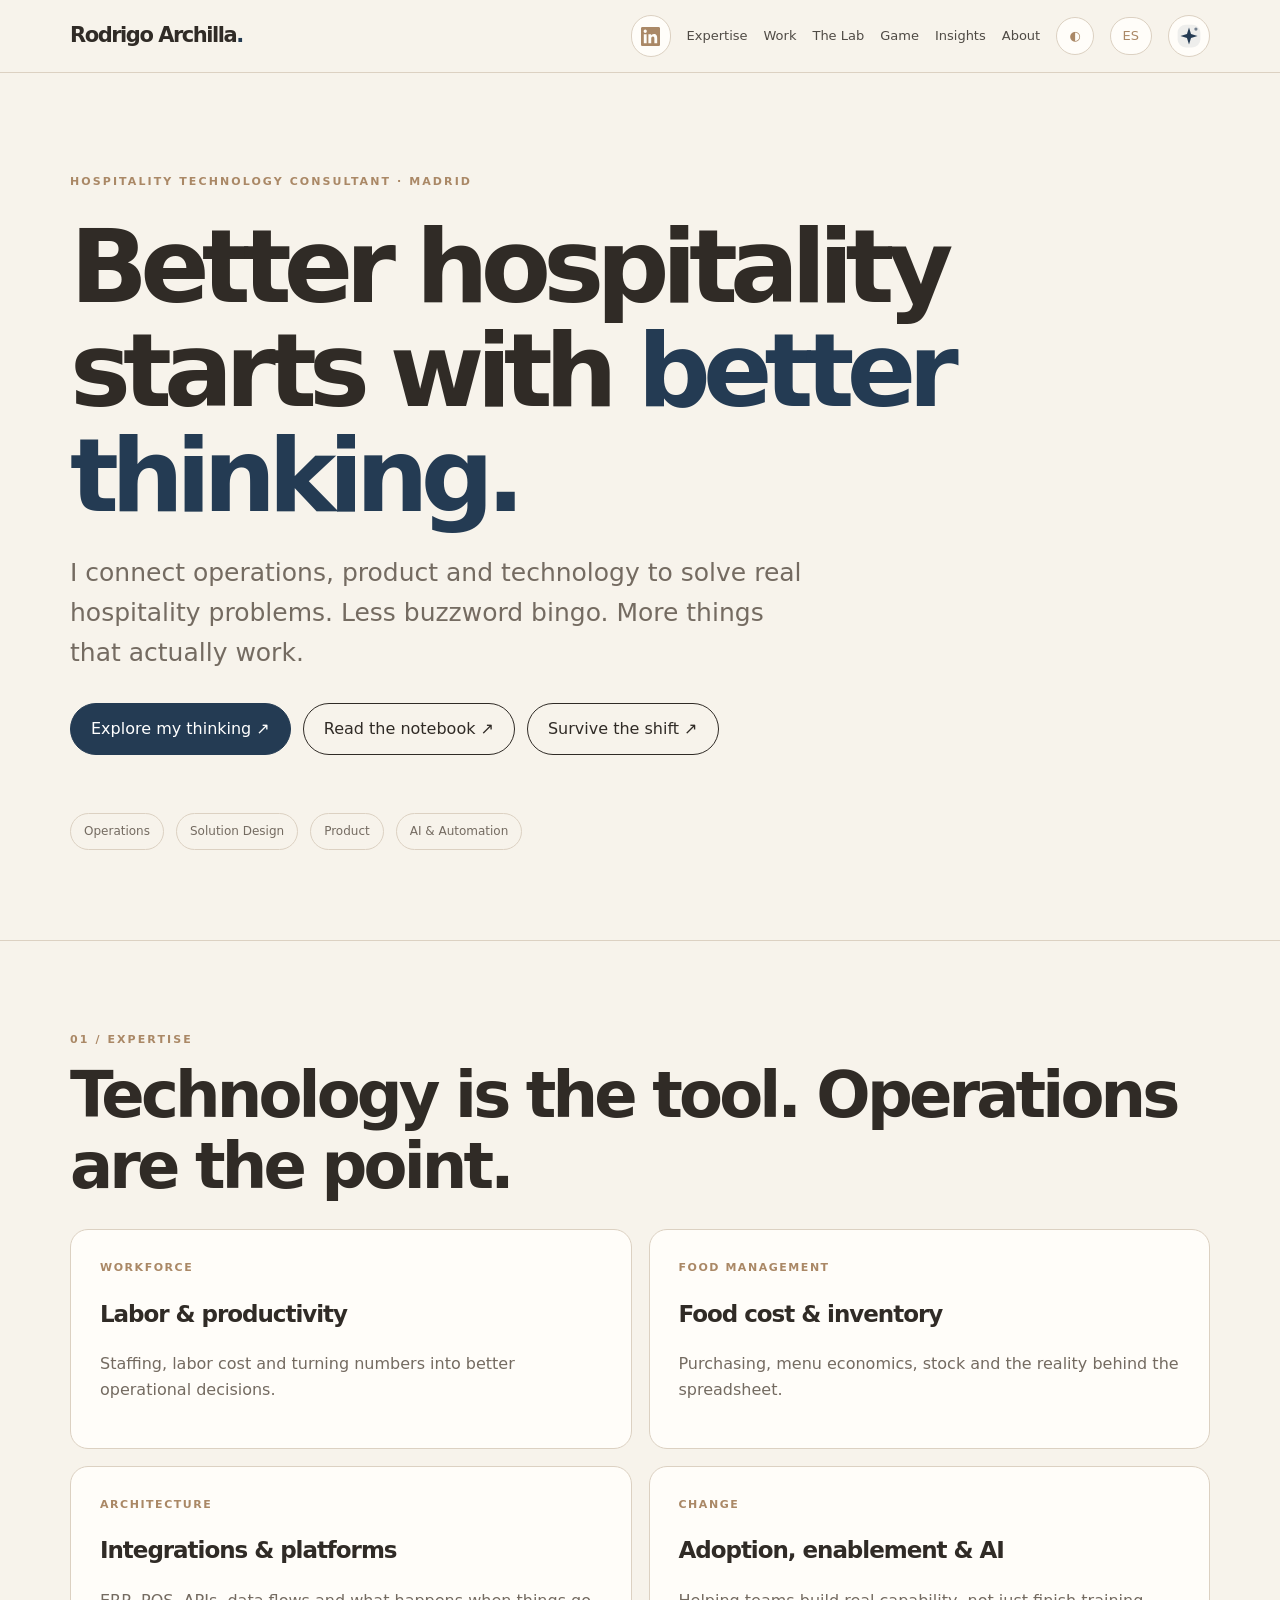
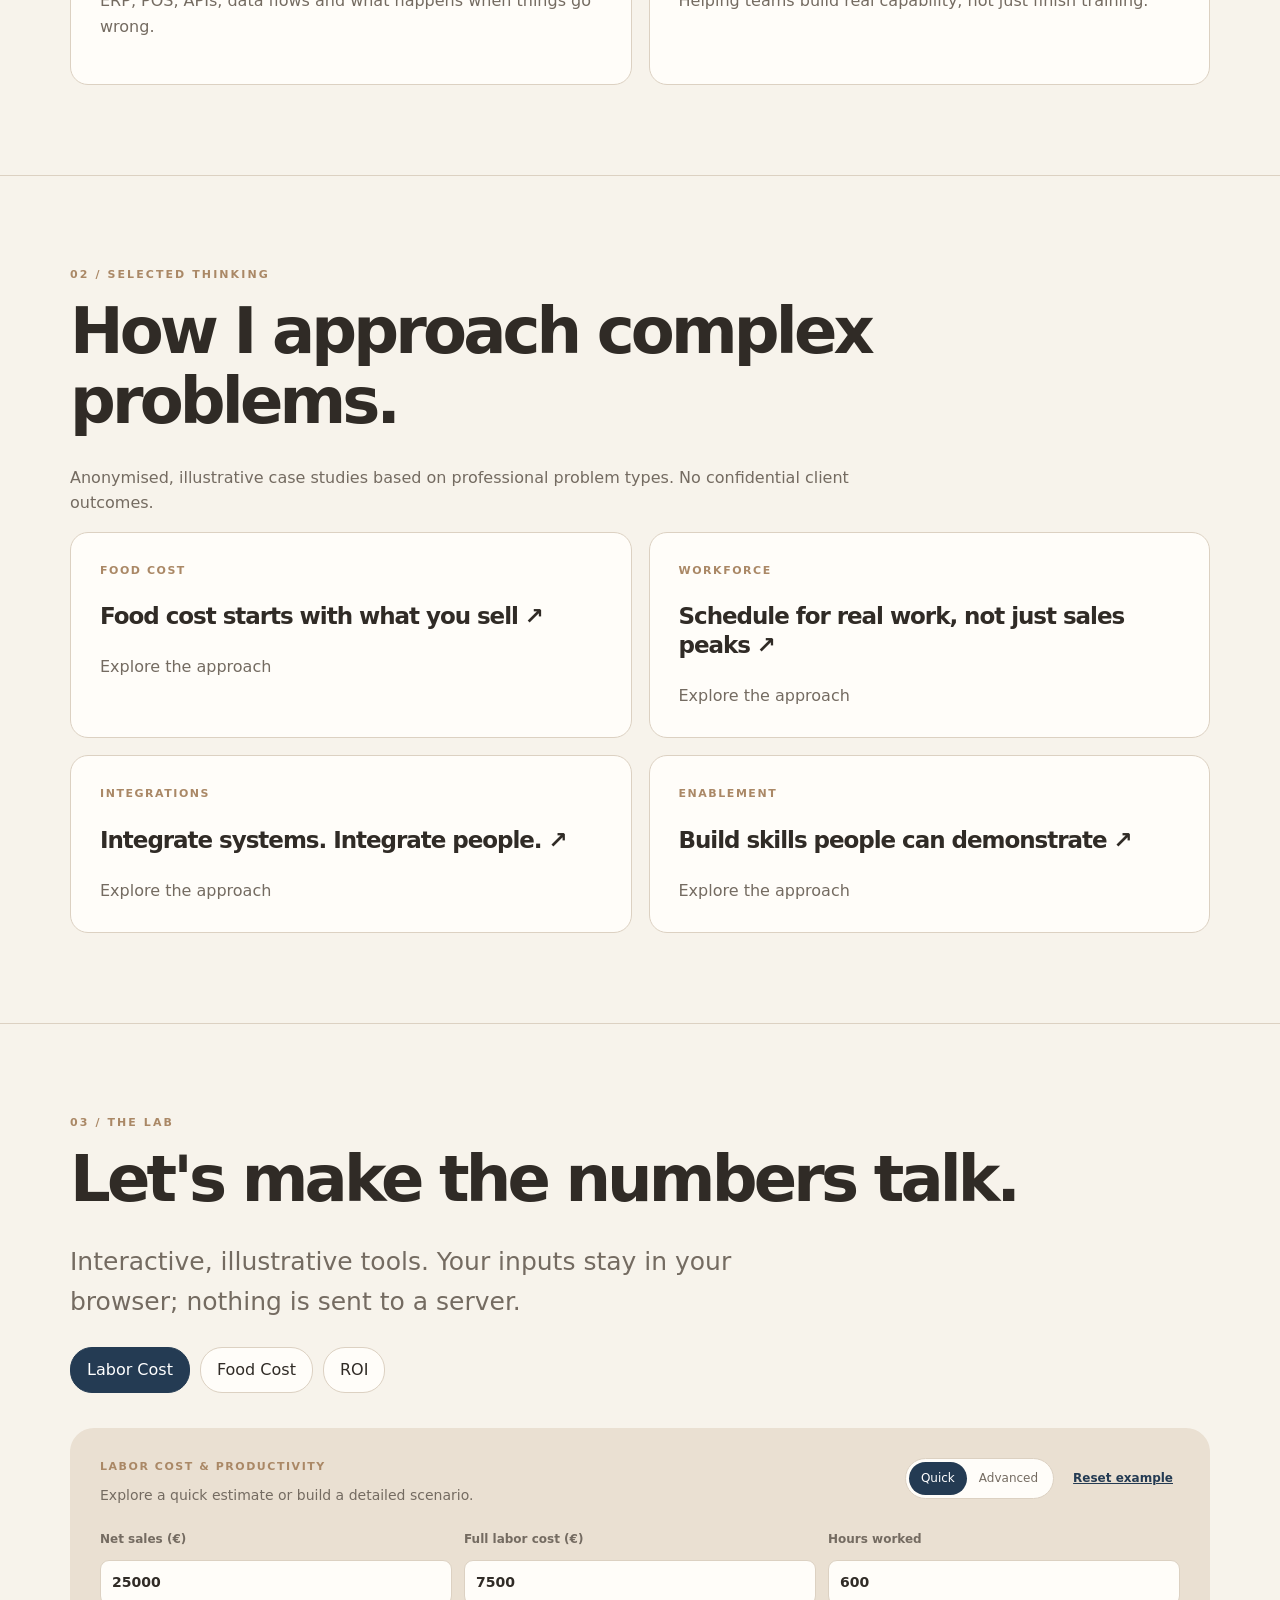
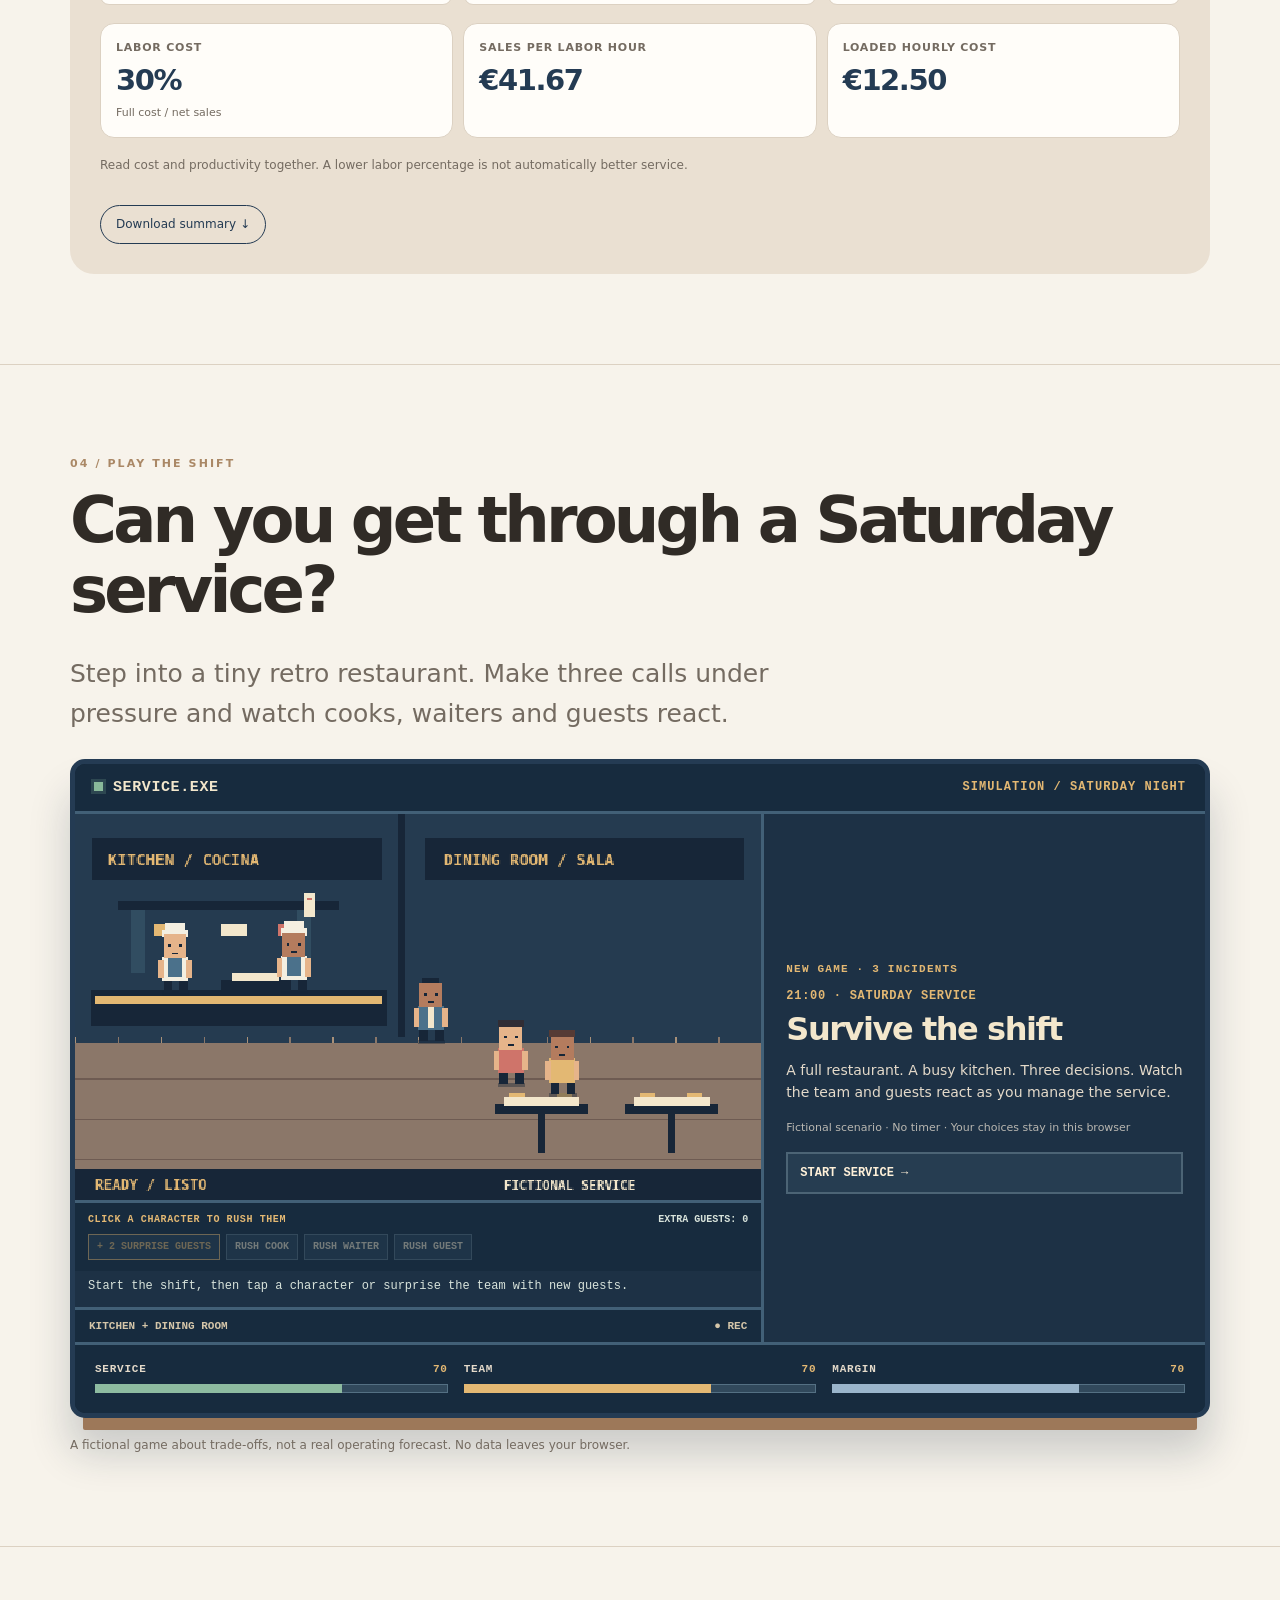
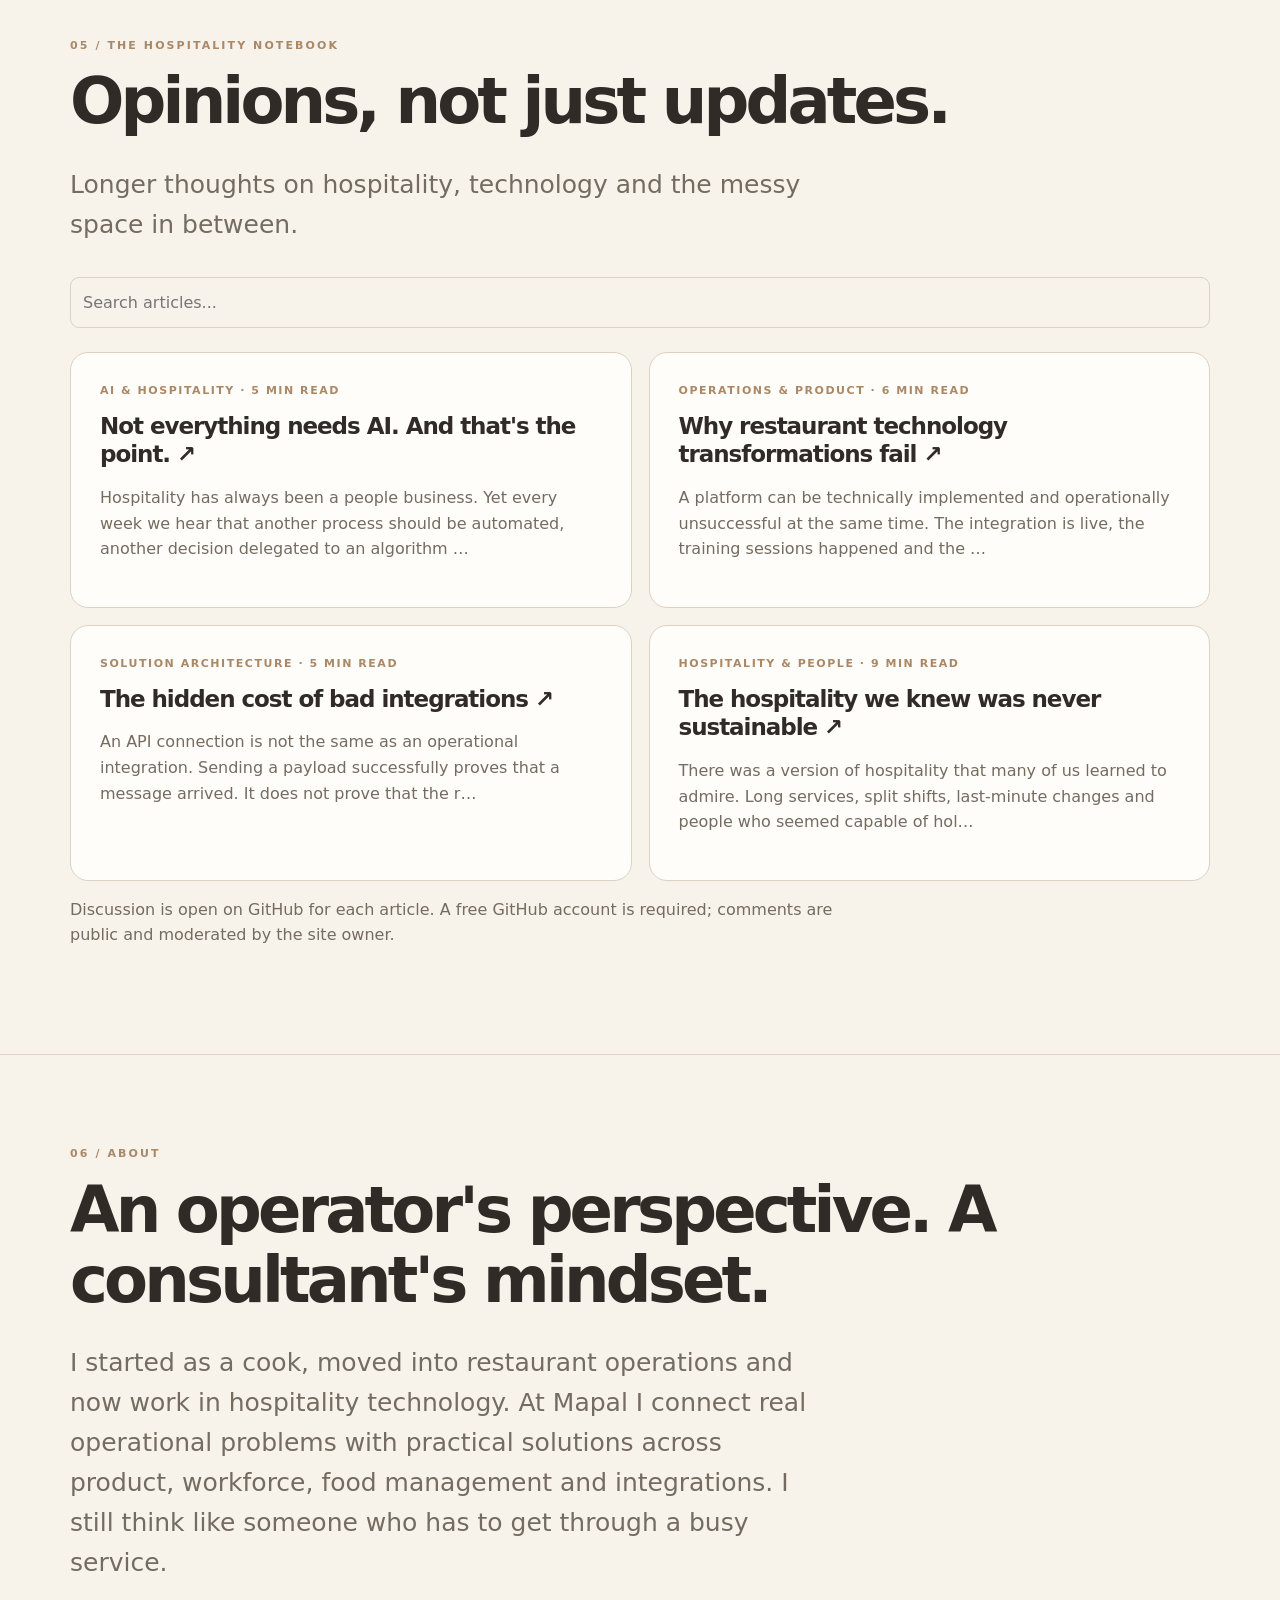
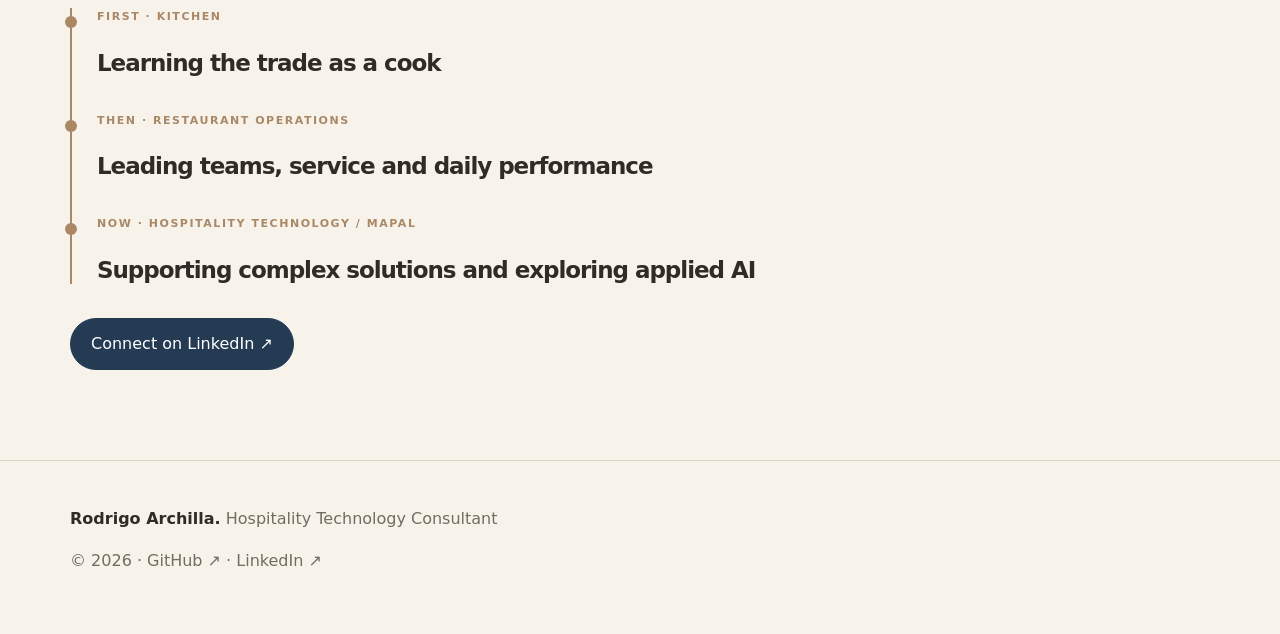
<file: index.html>
<!doctype html><html lang="en"><head><meta charset="utf-8"><meta name="viewport" content="width=device-width,initial-scale=1"><title>Rodrigo Archilla | Hospitality Technology Consultant</title><meta name="description" content="Rodrigo Archilla — Hospitality Technology Consultant. Insights, operational tools and solution design for better hospitality."><meta name="theme-color" content="#f7f3eb"><link rel="canonical" href="https://raarchilla-create.github.io/"><meta property="og:type" content="website"><meta property="og:title" content="Rodrigo Archilla — Hospitality Technology Consultant"><meta property="og:description" content="Better hospitality starts with better thinking. Explore operations, product, technology and practical AI."><meta property="og:url" content="https://raarchilla-create.github.io/"><meta name="twitter:card" content="summary_large_image"><meta property="og:image" content="https://raarchilla-create.github.io/social.svg"><script type="application/ld+json">{"@context":"https://schema.org","@type":"Person","name":"Rodrigo Archilla","jobTitle":"Hospitality Technology Consultant","url":"https://raarchilla-create.github.io/","sameAs":["https://www.linkedin.com/in/rodrigoarchilla","https://github.com/raarchilla-create"]}</script><link rel="preconnect" href="https://api.fontshare.com"><link rel="stylesheet" href="https://api.fontshare.com/v2/css?f[]=satoshi@400,500,600,700,800&display=swap"><style>
:root{--bg:#f7f3eb;--paper:#fffdf9;--ink:#302b26;--muted:#746b61;--border:#dcd1c2;--accent:#aa8866;--shade:#eae0d2;--shadow:0 18px 65px #3c2e1b12}body.dark{--bg:#211f1c;--paper:#2b2824;--ink:#f3eee6;--muted:#bdb0a2;--border:#514a42;--accent:#d8b48b;--shade:#36312c;--shadow:0 18px 65px #0005}*{box-sizing:border-box}html{scroll-behavior:smooth}body{background:var(--bg);color:var(--ink);margin:0;font:16px/1.6 'Satoshi',system-ui,-apple-system,Segoe UI,sans-serif;transition:background .3s,color .3s}button,input,select{font:inherit}button{cursor:pointer}a{color:inherit;text-decoration:none}a:hover{text-decoration:underline}.wrap{width:min(1140px,calc(100% - 42px));margin:auto}.top{position:sticky;top:0;z-index:10;background:var(--bg);border-bottom:1px solid var(--border)}.nav{display:flex;align-items:center;justify-content:space-between;gap:18px;min-height:72px}.brand{font-weight:800;font-size:21px;letter-spacing:-.07em;white-space:nowrap;flex-shrink:0}.brand b{color:var(--accent)}.links{display:flex;align-items:center;gap:16px;font-size:13px;flex-shrink:0}.links a{opacity:.84}.iconbtn{border:1px solid var(--border);background:var(--paper);color:var(--accent);padding:8px 12px;border-radius:24px}.mobile{display:none}.hero{padding:100px 0 90px;min-height:76vh;display:flex;align-items:center}.eyebrow{font-size:11px;font-weight:750;text-transform:uppercase;letter-spacing:.19em;color:var(--accent)}h1{font-size:clamp(54px,8vw,105px);line-height:1.02;letter-spacing:-.077em;max-width:1060px;margin:24px 0}h2{font-size:clamp(35px,5vw,64px);letter-spacing:-.06em;line-height:1.1;margin:12px 0 28px}h3{font-size:23px;letter-spacing:-.045em;line-height:1.25}p{max-width:78ch}.lead{font-size:clamp(19px,2.3vw,25px);max-width:750px;color:var(--muted)}.buttons{display:flex;flex-wrap:wrap;gap:12px;margin-top:30px}.button{border:1px solid var(--ink);background:transparent;color:var(--ink);padding:12px 20px;border-radius:40px;display:inline-block;transition:transform .2s}.button.primary{background:var(--ink);color:var(--bg)}.button:hover{transform:translateY(-3px);text-decoration:none}.strip{display:flex;gap:12px;flex-wrap:wrap;margin-top:58px}.pill{border:1px solid var(--border);padding:8px 13px;border-radius:25px;font-size:12px;color:var(--muted)}section{padding:90px 0;border-top:1px solid var(--border)}.grid{display:grid;grid-template-columns:repeat(2,minmax(0,1fr));gap:17px}.card{border:1px solid var(--border);background:var(--paper);padding:29px;border-radius:18px;transition:transform .25s,box-shadow .25s}.card:hover{transform:translateY(-4px);box-shadow:var(--shadow)}.card p{color:var(--muted)}.wide{grid-column:span 2}.tag{color:var(--accent);font-size:11px;font-weight:750;text-transform:uppercase;letter-spacing:.14em}.muted{color:var(--muted)}.feature{background:var(--shade);border-radius:24px;padding:35px;margin-top:35px}.tabs{display:flex;gap:10px;flex-wrap:wrap;margin:20px 0}.tabs button{border:1px solid var(--border);border-radius:22px;padding:9px 16px;background:var(--paper);color:var(--ink)}.tabs button.active{background:var(--ink);color:var(--bg)}.inputs{display:grid;grid-template-columns:repeat(3,1fr);gap:12px}.inputs label{font-size:13px;color:var(--muted)}input[type=number],input[type=search]{background:var(--bg);border:1px solid var(--border);color:var(--ink);border-radius:9px;padding:12px;width:100%;margin-top:7px}.metric{font-size:clamp(38px,5vw,60px);font-weight:800;letter-spacing:-.065em;line-height:1.1;margin:22px 0 4px}.bar{height:12px;background:var(--shade);border-radius:20px;overflow:hidden;margin-top:20px}.fill{height:100%;background:var(--accent);width:0;transition:width .4s}.case-btn{width:100%;text-align:left;border:0;background:transparent;color:var(--ink);padding:0}.case-detail{display:none;border-top:1px solid var(--border);margin-top:18px;padding-top:14px}.case-detail.open{display:block}.case-detail strong{display:block;margin-top:13px}.article{display:block}.article:hover{text-decoration:none}.article h3{margin:12px 0}.article-view{display:none;max-width:800px;margin:auto;padding:70px 0}.article-view.active{display:block}.article-view p{font-size:19px;line-height:1.85;margin:26px 0}.back{border:0;background:transparent;color:var(--accent);padding:0}.timeline{border-left:2px solid var(--accent);padding-left:25px}.timeline article{position:relative;margin:0 0 34px}.timeline article:before{content:"";position:absolute;width:12px;height:12px;background:var(--accent);border-radius:50%;left:-32px;top:8px}.reveal{opacity:0;transform:translateY(22px);transition:opacity .7s,transform .7s}.reveal.visible{opacity:1;transform:none}footer{padding:45px 0;border-top:1px solid var(--border)}.hide{display:none!important}#articleArea{min-height:70vh}@media(max-width:760px){.links a{display:none}.links{gap:7px}.mobile{display:block}.hero{padding:70px 0;min-height:67vh}h1{font-size:clamp(49px,12vw,75px)}section{padding:60px 0}.grid,.inputs{grid-template-columns:1fr}.wide{grid-column:auto}.card{padding:22px}.feature{padding:20px}.article-view{padding:45px 0}.article-view p{font-size:17px}}@media(prefers-reduced-motion:reduce){*,*:before,*:after{scroll-behavior:auto!important;animation:none!important;transition:none!important}.reveal{opacity:1;transform:none}}

/* Compact mobile-first knowledge chat */
.agent-card{padding:0!important;overflow:hidden}.agent-head{padding:22px 24px;border-bottom:1px solid var(--border);background:var(--paper)}.agent-head h3{margin:7px 0 5px;font-size:21px}.agent-head p{font-size:13px;line-height:1.55;color:var(--muted);margin:0}.agent-chat{padding:18px 22px;min-height:130px;max-height:390px;overflow:auto;display:flex;flex-direction:column;gap:14px}.agent-bubble{max-width:94%;padding:13px 16px;border-radius:16px;font-size:14px;line-height:1.65;overflow-wrap:anywhere}.agent-bubble.user{align-self:flex-end;background:var(--ink);color:var(--bg);border-bottom-right-radius:5px}.agent-bubble.bot{align-self:flex-start;background:var(--bg);color:var(--ink);border:1px solid var(--border);border-bottom-left-radius:5px}.agent-bubble p{margin:0 0 10px}.agent-bubble p:last-child{margin-bottom:0}.agent-bubble a{display:inline-block;margin:5px 9px 2px 0;font-size:11px;letter-spacing:0;text-transform:none;text-decoration:underline}.agent-form{display:flex;gap:9px;padding:14px 18px;border-top:1px solid var(--border);align-items:center}.agent-form input[type=search]{margin:0;min-width:0;flex:1;background:var(--bg);font-size:14px;border-radius:25px}.agent-form button{flex:none;border-radius:25px;padding:11px 17px;font-size:13px}.agent-status{font-size:11px;color:var(--muted);padding:0 23px 15px}.agent-chat:empty:before{content:'Ask about food cost, staffing, compliance or integrations.';color:var(--muted);font-size:13px;align-self:center;margin:auto;text-align:center}@media(max-width:760px){.agent-head{padding:17px}.agent-chat{padding:14px;max-height:340px;min-height:110px}.agent-form{padding:12px;gap:7px}.agent-form button{padding:11px 14px}.agent-bubble{max-width:98%;font-size:13px}}

.social-nav{display:flex!important;align-items:center;justify-content:center;flex:none;width:40px;height:42px;border:1px solid var(--border);border-radius:24px;background:var(--paper);color:var(--ink);opacity:1!important}.social-nav:hover{background:var(--shade);text-decoration:none}.social-nav svg{color:var(--accent)}.ai-nav-button{display:flex;align-items:center;justify-content:center;flex:none;border:1px solid var(--border);color:var(--accent);background:var(--paper);border-radius:50%;padding:0;width:42px;height:42px;min-height:42px}.ai-nav-button svg{color:var(--accent);width:26px;height:26px}.ai-nav-label{font-size:11px;letter-spacing:.08em;font-weight:800}.ai-nav-button:hover{background:var(--shade)}.ai-overlay{position:fixed;inset:0;z-index:1000;background:#1a1716a6;display:none;align-items:center;justify-content:center;padding:18px}.ai-overlay.open{display:flex}.ai-panel{position:relative;width:min(560px,100%);max-height:min(720px,calc(100dvh - 36px));display:flex;flex-direction:column}.ai-panel .agent-card{margin:0!important;display:flex;flex-direction:column;max-height:inherit;box-shadow:0 24px 75px #0003}.ai-panel .agent-chat{flex:1;min-height:170px;max-height:none;height:330px;overflow:auto}.ai-close{position:absolute;right:12px;top:11px;z-index:2;border:1px solid var(--border);border-radius:50%;width:35px;height:35px;background:var(--paper);color:var(--ink);font-size:23px;line-height:1}.ai-panel .agent-head{padding-right:58px}@media(max-width:760px){.nav{gap:8px}.brand{font-size:19px}.ai-nav-button{padding:9px 10px}.ai-overlay{padding:10px;align-items:flex-end}.ai-panel{width:100%;max-height:calc(100dvh - 24px)}.ai-panel .agent-card{border-radius:18px}.ai-panel .agent-chat{height:min(50dvh,410px);min-height:180px}.ai-panel .agent-head{padding-right:52px}}
.agent-sources{font-size:11px;line-height:1.5;color:var(--muted);margin-top:13px;padding-top:10px;border-top:1px solid var(--border)}.agent-bubble.bot{white-space:pre-wrap}.agent-bubble.bot .agent-sources{white-space:normal}
/* Navy accents complement the warm neutral palette. */
:root{--navy:#243b53;--navy-soft:#e9eff3;--navy-contrast:#fff}
body.dark{--navy:#bed0dd;--navy-soft:#35495a;--navy-contrast:#172635}
.brand b,.hero h1 em{color:var(--navy)}
.hero h1 em{font-style:normal}
.button.primary,.tabs button.active{background:var(--navy);border-color:var(--navy);color:var(--navy-contrast)}
.ai-nav-button,.ai-nav-button svg{color:var(--navy)}
.ai-nav-button:hover{background:var(--navy-soft)}
.agent-head{border-top:3px solid var(--navy)}
.agent-bubble.user{background:var(--navy);color:var(--navy-contrast)}
.agent-form input[type=search]:focus{outline:2px solid var(--navy);outline-offset:2px}

.agent-suggestions{align-self:stretch;display:flex;flex-wrap:wrap;align-content:flex-start;gap:8px;padding:7px 0 12px}
.agent-suggestions-title{flex-basis:100%;color:var(--muted);font-size:12px;font-weight:700;margin-bottom:2px}
.agent-prompt{border:1px solid var(--border);border-radius:999px;background:var(--paper);color:var(--navy);padding:8px 12px;font-size:12px;line-height:1.35;text-align:left}
.agent-prompt:hover,.agent-prompt:focus-visible{background:var(--navy-soft);border-color:var(--navy);outline:none}

/* The Lab: decision tools */
.lab-shell{background:var(--shade);padding:30px}.lab-top{display:flex;align-items:flex-start;justify-content:space-between;gap:20px;margin-bottom:24px}.lab-lead{font-size:14px;color:var(--muted);margin:8px 0 0}.lab-actions{display:flex;align-items:center;gap:12px;flex-wrap:wrap}.lab-mode{display:flex;padding:3px;border:1px solid var(--border);border-radius:999px;background:var(--paper)}.lab-mode button{border:0;border-radius:999px;background:transparent;color:var(--muted);padding:7px 12px;font-size:12px}.lab-mode button.active{background:var(--navy);color:var(--navy-contrast)}.lab-link{border:0;background:transparent;color:var(--navy);font-size:12px;font-weight:700;text-decoration:underline;padding:7px}.lab-field-grid{display:grid;grid-template-columns:repeat(3,minmax(0,1fr));gap:12px;margin:16px 0}.lab-field,.lab-ingredient-row label{display:flex;flex-direction:column;gap:4px;color:var(--muted);font-size:12px;font-weight:650}.lab-field input,.lab-ingredient-row input,.lab-ingredient-row select{width:100%;min-width:0;border:1px solid var(--border);border-radius:9px;background:var(--paper);color:var(--ink);padding:10px 11px;font-size:14px}.lab-field input:focus,.lab-ingredient-row input:focus,.lab-ingredient-row select:focus{outline:2px solid var(--navy);outline-offset:1px}.lab-shell h4{font-size:17px;letter-spacing:-.02em;margin:27px 0 10px}.lab-kpis{display:grid;grid-template-columns:repeat(3,minmax(0,1fr));gap:10px;margin:18px 0}.lab-kpi,.lab-scenario{border:1px solid var(--border);background:var(--paper);border-radius:14px;padding:15px;min-width:0}.lab-kpi span,.lab-scenario span{display:block;color:var(--muted);font-size:11px;font-weight:750;text-transform:uppercase;letter-spacing:.07em}.lab-kpi strong,.lab-scenario strong{display:block;color:var(--navy);font-size:clamp(21px,3vw,29px);letter-spacing:-.05em;line-height:1.18;margin:7px 0;overflow-wrap:anywhere}.lab-kpi small,.lab-scenario small{display:block;color:var(--muted);font-size:11px}.lab-note{font-size:12px;color:var(--muted);margin:16px 0;max-width:90ch}.lab-table-wrap{overflow:auto;border:1px solid var(--border);border-radius:12px;background:var(--paper)}.lab-table{border-collapse:collapse;width:100%;min-width:610px;font-size:12px}.lab-table th,.lab-table td{text-align:left;padding:10px 12px;border-bottom:1px solid var(--border);white-space:nowrap}.lab-table tr:last-child th,.lab-table tr:last-child td{border-bottom:0}.lab-table thead{background:var(--navy-soft);color:var(--navy)}.lab-table th{font-weight:700}.lab-table input{width:100px;border:1px solid var(--border);border-radius:7px;padding:6px 8px;background:var(--bg);color:var(--ink)}.lab-negative{color:#a44a39;font-weight:750}.lab-positive{color:#35725f;font-weight:750}.lab-warm{color:var(--accent);font-weight:750}.lab-category{display:inline-block;border:1px solid var(--border);border-radius:20px;padding:3px 7px;background:var(--bg)}.lab-dish{border:1px solid var(--border);border-radius:14px;background:var(--paper);padding:17px;margin:14px 0}.lab-dish h4{margin:0}.lab-dish-top{display:flex;align-items:center;justify-content:space-between;gap:10px}.lab-ingredients{display:grid;gap:8px;margin:15px 0}.lab-ingredient-row{display:grid;grid-template-columns:minmax(120px,2fr) minmax(65px,.7fr) minmax(70px,.75fr) repeat(2,minmax(75px,1fr)) 28px;gap:8px;align-items:end}.lab-row-delete{border:0;background:transparent;color:var(--muted);font-size:21px;line-height:1.2;align-self:end;padding:7px 0}.lab-add{border:1px dashed var(--navy);border-radius:999px;color:var(--navy);background:transparent;padding:9px 14px;font-size:13px;font-weight:700}.lab-scenarios{display:grid;grid-template-columns:repeat(3,minmax(0,1fr));gap:10px}.lab-scenario div{font-size:12px;margin-top:7px}.lab-cash{display:grid;gap:8px}.lab-cash-row{display:grid;grid-template-columns:45px minmax(0,1fr) 105px;gap:9px;align-items:center;font-size:12px}.lab-cash-row strong{text-align:right;white-space:nowrap}.lab-cash-track{height:12px;border-radius:12px;background:var(--paper);overflow:hidden}.lab-cash-track span{display:block;height:100%;border-radius:12px}.lab-cash-track .positive{background:var(--navy)}.lab-cash-track .negative{background:var(--accent)}.lab-export{margin-top:14px;border-color:var(--navy);color:var(--navy);font-size:12px;padding:9px 15px}@media(max-width:760px){.lab-shell{padding:19px}.lab-top{display:block}.lab-actions{margin-top:15px}.lab-field-grid,.lab-kpis,.lab-scenarios{grid-template-columns:1fr}.lab-ingredient-row{grid-template-columns:repeat(2,minmax(0,1fr)) 28px}.lab-ingredient-row label:first-child{grid-column:1 / -1}.lab-ingredient-row label:nth-child(4){grid-column:auto}.lab-row-delete{grid-column:3;grid-row:2}.lab-cash-row{grid-template-columns:35px minmax(0,1fr) 95px}}
</style><link rel="stylesheet" href="shift.css?v=2"><!-- Cloudflare Web Analytics --><script defer src="https://static.cloudflareinsights.com/beacon.min.js" data-cf-beacon='{"token":"dbd1819a229a4f39ab7b75efaddaafa1"}'></script><!-- End Cloudflare Web Analytics -->
</head><body>
<header class="top"><nav class="wrap nav"><a class="brand" href="#home" onclick="home()">Rodrigo Archilla<b>.</b></a><div class="links"><a class="social-nav" href="https://www.linkedin.com/in/rodrigoarchilla" target="_blank" rel="noopener noreferrer" aria-label="LinkedIn de Rodrigo Archilla" title="LinkedIn"><svg viewBox="0 0 24 24" width="19" height="19" fill="currentColor" aria-hidden="true"><path d="M20.447 20.452h-3.554v-5.569c0-1.328-.027-3.037-1.852-3.037-1.853 0-2.136 1.445-2.136 2.939v5.667H9.35V9h3.414v1.561h.049c.476-.9 1.637-1.85 3.37-1.85 3.6 0 4.264 2.37 4.264 5.455v6.286ZM5.337 7.433a2.062 2.062 0 1 1 0-4.124 2.062 2.062 0 0 1 0 4.124Zm1.782 13.019H3.555V9h3.564v11.452ZM22.225 0H1.771C.792 0 0 .774 0 1.729v20.542C0 23.227.792 24 1.771 24h20.451C23.2 24 24 23.227 24 22.271V1.729C24 .774 23.2 0 22.222 0h.003Z"/></svg></a><a href="#expertise" data-en="Expertise" data-es="Especialidades">Expertise</a><a href="#work" data-en="Work" data-es="Casos">Work</a><a href="#lab">The Lab</a><a href="#shift" data-en="Game" data-es="Juego">Game</a><a href="#insights">Insights</a><a href="#about" data-en="About" data-es="Sobre mí">About</a><button class="iconbtn" id="theme" aria-label="Toggle dark mode">◐</button><button class="iconbtn" id="language" aria-label="Change language">ES</button><button class="ai-nav-button" id="aiOpen" type="button" aria-label="Abrir Hosteler-IA" aria-haspopup="dialog" aria-controls="aiDialog" title="Hosteler-IA"><svg viewBox="0 0 32 32" width="28" height="28" fill="none" aria-hidden="true"><rect x="2" y="2" width="28" height="28" rx="10" fill="currentColor" fill-opacity=".08"/><path d="M16 5.5 18.5 13.5 26.5 16 18.5 18.5 16 26.5 13.5 18.5 5.5 16 13.5 13.5Z" fill="currentColor"/><circle cx="24.5" cy="7.5" r="2" fill="currentColor" opacity=".6"/></svg></button></div></nav></header><div id="aiDialog" class="ai-overlay" role="dialog" aria-modal="true" aria-label="Hosteler-IA assistant" aria-hidden="true"><div class="ai-panel"><button class="ai-close" type="button" id="aiClose" aria-label="Close assistant">×</button><div class="card agent-card" style="margin-top:16px"><div class="agent-head"><div class="tag" data-en="Hosteler-IA · Beta" data-es="Hosteler-IA · Beta">Hosteler-IA · Beta</div><h3 data-en="Ask Hosteler-IA" data-es="Pregunta a Hosteler-IA">Ask Hosteler-IA</h3><p data-en="Practical answers about operations, people and technology." data-es="Respuestas prácticas sobre operaciones, personas y tecnología.">Practical answers about operations, people and technology.</p></div><div class="agent-chat" id="askAnswer" role="log" aria-live="polite"><div class="agent-suggestions" id="aiSuggestions"><span class="agent-suggestions-title" data-en="Try a question" data-es="Prueba una pregunta">Try a question</span><button class="agent-prompt" type="button" data-en="Reduce food cost" data-es="Reducir food cost" data-question-en="How can I reduce food cost without losing quality?" data-question-es="¿Cómo puedo reducir el food cost sin perder calidad?">Reduce food cost</button><button class="agent-prompt" type="button" data-en="Plan staffing" data-es="Planificar turnos" data-question-en="How should I plan shifts based on demand?" data-question-es="¿Cómo planifico los turnos según la demanda?">Plan staffing</button><button class="agent-prompt" type="button" data-en="Digitize HACCP" data-es="Digitalizar APPCC" data-question-en="What should I digitize first in my HACCP process?" data-question-es="¿Qué debería digitalizar primero en mi APPCC?">Digitize HACCP</button></div></div><form id="askForm" class="agent-form"><input id="askQuestion" type="search" required maxlength="650" placeholder="Ask a question…" aria-label="Ask a question" style="width:auto"><button class="button primary" type="submit" data-en="Send ↑" data-es="Enviar ↑">Send ↑</button></form><div class="agent-status" data-en="AI responses may be imperfect. Do not share confidential data." data-es="La IA puede equivocarse. No compartas datos confidenciales.">AI responses may be imperfect. Do not share confidential data.</div></div></div></div></div>
<div id="site"><main><div id="home" class="wrap hero"><div><div class="eyebrow">Hospitality Technology Consultant · Madrid</div><h1 data-en="Better hospitality starts with <em>better thinking.</em>" data-es="Una mejor hostelería empieza con <em>mejores ideas.</em>">Better hospitality starts with <em>better thinking.</em></h1><p class="lead" data-en="I connect operations, product and technology to solve real hospitality problems. Less buzzword bingo. More things that actually work." data-es="Conecto operaciones, producto y tecnología para resolver problemas reales de hostelería. Menos palabras de moda. Más cosas que funcionan.">I connect operations, product and technology to solve real hospitality problems. Less buzzword bingo. More things that actually work.</p><div class="buttons"><a class="button primary" href="#work" data-en="Explore my thinking ↗" data-es="Descubre mi enfoque ↗">Explore my thinking ↗</a><a class="button" href="#insights" data-en="Read the notebook ↗" data-es="Lee mis artículos ↗">Read the notebook ↗</a><a class="button" href="#shift" data-en="Survive the shift ↗" data-es="Sobrevive al turno ↗">Survive the shift ↗</a></div><div class="strip"><span class="pill">Operations</span><span class="pill">Solution Design</span><span class="pill">Product</span><span class="pill">AI & Automation</span></div></div></div>
<section id="expertise"><div class="wrap reveal"><div class="eyebrow">01 / Expertise</div><h2 data-en="Technology is the tool. Operations are the point." data-es="La tecnología es la herramienta. La operación es lo importante.">Technology is the tool. Operations are the point.</h2><div class="grid"><div class="card"><div class="tag">Workforce</div><h3 data-en="Labor & productivity" data-es="Personal y productividad">Labor & productivity</h3><p data-en="Staffing, labor cost and turning numbers into better operational decisions." data-es="Plantillas, costes laborales y convertir datos en mejores decisiones operativas.">Staffing, labor cost and turning numbers into better operational decisions.</p></div><div class="card"><div class="tag">Food management</div><h3 data-en="Food cost & inventory" data-es="Costes de alimentos e inventario">Food cost & inventory</h3><p data-en="Purchasing, menu economics, stock and the reality behind the spreadsheet." data-es="Compras, rentabilidad de menús, stock y la realidad detrás de la hoja de cálculo.">Purchasing, menu economics, stock and the reality behind the spreadsheet.</p></div><div class="card"><div class="tag">Architecture</div><h3 data-en="Integrations & platforms" data-es="Integraciones y plataformas">Integrations & platforms</h3><p data-en="ERP, POS, APIs, data flows and what happens when things go wrong." data-es="ERP, POS, APIs, flujos de datos y qué pasa cuando algo falla.">ERP, POS, APIs, data flows and what happens when things go wrong.</p></div><div class="card"><div class="tag">Change</div><h3 data-en="Adoption, enablement & AI" data-es="Adopción, capacitación e IA">Adoption, enablement & AI</h3><p data-en="Helping teams build real capability, not just finish training." data-es="Ayudar a los equipos a desarrollar capacidades reales, no solo completar cursos.">Helping teams build real capability, not just finish training.</p></div></div></div></section>
<section id="work"><div class="wrap reveal"><div class="eyebrow">02 / Selected thinking</div><h2 data-en="How I approach complex problems." data-es="Cómo abordo problemas complejos.">How I approach complex problems.</h2><p class="muted" data-en="Anonymised, illustrative case studies based on professional problem types. No confidential client outcomes." data-es="Casos ilustrativos y anonimizados basados en retos profesionales. Sin resultados confidenciales de clientes.">Anonymised, illustrative case studies based on professional problem types. No confidential client outcomes.</p><div id="cases" class="grid"></div></div></section>
<section id="lab"><div class="wrap reveal"><div class="eyebrow">03 / The Lab</div><h2 data-en="Let's make the numbers talk." data-es="Hagamos que hablen los números.">Let's make the numbers talk.</h2><p class="lead" data-en="Interactive, illustrative tools. Your inputs stay in your browser; nothing is sent to a server." data-es="Herramientas interactivas e ilustrativas. Tus datos permanecen en el navegador; no se envían a ningún servidor.">Interactive, illustrative tools. Your inputs stay in your browser; nothing is sent to a server.</p><div class="tabs" id="labTabs" role="tablist" aria-label="Calculators"><button type="button" class="active" role="tab" data-lab="labor" data-en="Labor Cost" data-es="Coste laboral">Labor Cost</button><button type="button" role="tab" data-lab="food" data-en="Food Cost" data-es="Food Cost">Food Cost</button><button type="button" role="tab" data-lab="roi" data-en="ROI" data-es="ROI">ROI</button></div><div class="feature lab-shell"><div class="lab-top"><div><div id="labHeading" class="tag"></div><p class="lab-lead" data-en="Explore a quick estimate or build a detailed scenario." data-es="Consulta una estimación rápida o construye un escenario detallado.">Explore a quick estimate or build a detailed scenario.</p></div><div class="lab-actions"><div class="lab-mode" role="group" aria-label="Calculation detail"><button type="button" id="labModeQuick"></button><button type="button" id="labModeAdvanced"></button></div><button type="button" id="labReset" class="lab-link"></button></div></div><div id="labInputs"></div><div id="labResults" aria-live="polite"></div><button type="button" id="labExport" class="button lab-export"></button></div></div></section>
<section id="shift"><div class="wrap reveal"><div class="eyebrow" data-en="04 / Play the shift" data-es="04 / Juega el turno">04 / Play the shift</div><h2 data-en="Can you get through a Saturday service?" data-es="¿Puedes sacar adelante un servicio de sábado?">Can you get through a Saturday service?</h2><p class="lead shift-intro" data-en="Step into a tiny retro restaurant. Make three calls under pressure and watch cooks, waiters and guests react." data-es="Entra en un pequeño restaurante retro. Toma tres decisiones bajo presión y mira cómo reaccionan cocineros, camareros y clientes.">Step into a tiny retro restaurant. Make three calls under pressure and watch cooks, waiters and guests react.</p><div class="shift-frame" id="shiftGame"><div class="shift-header"><strong><span class="shift-light"></span>SERVICE.exe</strong><span data-en="SIMULATION / SATURDAY NIGHT" data-es="SIMULACIÓN / SÁBADO NOCHE">SIMULATION / SATURDAY NIGHT</span></div><div class="shift-body"><div class="shift-stage"><canvas id="shiftScene" width="480" height="270" role="img" aria-describedby="shiftSceneLabel"></canvas><p id="shiftSceneLabel" class="sr-only"></p><div id="shiftControls" class="shift-controls"></div><div id="shiftReaction" class="shift-reaction" role="status" aria-live="polite"></div><div class="shift-stage-footer"><span data-en="KITCHEN + DINING ROOM" data-es="COCINA + SALA">KITCHEN + DINING ROOM</span><span>● REC</span></div></div><div class="shift-console"><div id="shiftProgress" class="shift-progress"></div><div id="shiftPanel"></div></div></div><div id="shiftMetrics" class="shift-metrics" aria-label="Game indicators"></div><p id="shiftFeedback" class="sr-only" role="status" aria-live="polite"></p></div><p class="shift-legend" data-en="A fictional game about trade-offs, not a real operating forecast. No data leaves your browser." data-es="Un juego ficticio sobre decisiones y contrapartidas, no una previsión real. Ningún dato sale de tu navegador.">A fictional game about trade-offs, not a real operating forecast. No data leaves your browser.</p></div></section><section id="insights"><div class="wrap reveal"><div class="eyebrow">05 / The Hospitality Notebook</div><h2 data-en="Opinions, not just updates." data-es="Opiniones, no solo novedades.">Opinions, not just updates.</h2><p class="lead" data-en="Longer thoughts on hospitality, technology and the messy space in between." data-es="Reflexiones sobre hostelería, tecnología y todo lo que ocurre entre ambas.">Longer thoughts on hospitality, technology and the messy space in between.</p><input id="search" type="search" data-placeholder-en="Search articles..." data-placeholder-es="Buscar artículos..." placeholder="Search articles..." aria-label="Search articles"><div id="articles" class="grid" style="margin-top:24px"></div><p class="muted" data-en="Discussion is open on GitHub for each article. A free GitHub account is required; comments are public and moderated by the site owner." data-es="Cada artículo tiene un debate abierto en GitHub. Se necesita una cuenta gratuita; los comentarios son públicos y los modera el propietario.">Discussion: share your perspective with me on LinkedIn. Public on-site comments require a moderated service and are not enabled yet.</p></div></section>
<section id="about"><div class="wrap reveal"><div class="eyebrow">06 / About</div><h2 data-en="An operator's perspective. A consultant's mindset." data-es="La perspectiva de operaciones. La mentalidad de consultoría.">An operator's perspective. A consultant's mindset.</h2><p class="lead" data-en="I started as a cook, moved into restaurant operations and now work in hospitality technology. At Mapal I connect real operational problems with practical solutions across product, workforce, food management and integrations. I still think like someone who has to get through a busy service." data-es="Empecé como cocinero, pasé a operaciones de restauración y hoy trabajo en tecnología para hostelería. En Mapal conecto problemas operativos reales con soluciones prácticas de producto, personal, gestión alimentaria e integraciones. Sigo pensando como alguien que tiene que sacar adelante un servicio complicado.">My path has taken me from hospitality operations to technology and product. I currently work at Mapal, helping connect complex product questions, operational needs and solution-oriented work. I care about what people can actually use on a busy Tuesday.</p><div class="timeline"><article><div class="tag" data-en="First · Kitchen" data-es="Primero · Cocina">Earlier · Hospitality operations</div><h3 data-en="Learning the trade as a cook" data-es="Aprender el oficio como cocinero">Learning how the business really runs</h3></article><article><div class="tag" data-en="Then · Restaurant operations" data-es="Después · Operaciones de restauración">Next · Technology & product</div><h3 data-en="Leading teams, service and daily performance" data-es="Gestionar equipos, servicios y resultados diarios">Translating problems into practical systems</h3></article><article><div class="tag" data-en="Now · Hospitality technology / Mapal" data-es="Ahora · Tecnología para hostelería / Mapal">Now · Mapal / 2025 onward</div><h3 data-en="Supporting complex solutions and exploring applied AI" data-es="Apoyar soluciones complejas y explorar IA aplicada">Supporting complex solutions and exploring applied AI</h3></article></div><a class="button primary" href="https://www.linkedin.com/in/rodrigoarchilla" target="_blank" rel="noopener">Connect on LinkedIn ↗</a></div></section></main></div>
<div id="articleArea" class="wrap hide"><article class="article-view active"><button class="back" onclick="home()" data-en="← Back to the notebook" data-es="← Volver a los artículos">← Back to the notebook</button><div id="articleContent"></div><div id="embeddedComments" class="feature"><div class="tag" data-en="Reader discussion" data-es="Debate de lectores">Reader discussion</div><p data-en="Comments use GitHub sign-in and are public. If the widget is not available, use the direct discussion link below." data-es="Los comentarios requieren iniciar sesión con GitHub y son públicos. Si el módulo no aparece, usa el enlace al debate de abajo.">Comments use GitHub sign-in and are public. If the widget is not available, use the direct discussion link below.</p><div id="utterancesMount"></div></div><div class="feature"><div class="tag" data-en="Continue the conversation" data-es="Continuemos la conversación">Continue the conversation</div><p data-en="Have a different perspective? I'd love to hear it on LinkedIn." data-es="¿Lo ves de otra manera? Me encantará leerte en LinkedIn.">Have a different perspective? I'd love to hear it on LinkedIn.</p><a class="button" id="comments" href="#" target="_blank" rel="noopener" data-en="Read & write comments ↗" data-es="Leer y escribir comentarios ↗">Read & write comments ↗</a><a class="button" href="https://www.linkedin.com/in/rodrigoarchilla" target="_blank" rel="noopener">LinkedIn ↗</a><button class="button" id="share" data-en="Share this article ↗" data-es="Compartir artículo ↗">Share this article ↗</button></div></article></div>
<footer><div class="wrap"><strong>Rodrigo Archilla.</strong> <span class="muted">Hospitality Technology Consultant</span><p class="muted">© <span id="year"></span> · <a href="https://github.com/raarchilla-create" target="_blank" rel="noopener">GitHub ↗</a> · <a href="https://www.linkedin.com/in/rodrigoarchilla" target="_blank" rel="noopener">LinkedIn ↗</a></p></div></footer>
<script id="contentData" type="application/json">{"articles":[{"slug":"not-everything-needs-ai","cat":"AI & Hospitality","read":5,"title":["Not everything needs AI. And that's the point.","No todo necesita IA. Y de eso se trata."],"paras":[["Hospitality has always been a people business. Yet every week we hear that another process should be automated, another decision delegated to an algorithm and another dashboard given an AI assistant. Sometimes that is exactly right. Sometimes it is an expensive way of avoiding a difficult operational conversation.","La hostelería siempre ha sido un negocio de personas. Sin embargo, cada semana escuchamos que hay que automatizar otro proceso, delegar otra decisión en un algoritmo y añadir un asistente de IA a otro dashboard. A veces es exactamente lo correcto. Otras, es una forma cara de evitar una conversación operativa incómoda."],["The useful question is not whether a tool uses AI. It is what decision improves because the tool exists. Can a manager see a staffing mismatch sooner? Can a kitchen identify waste without spending an hour consolidating spreadsheets? Can a team member find the right procedure while service is running? Those are outcomes worth designing for.","La pregunta útil no es si una herramienta utiliza IA, sino qué decisión mejora gracias a ella. ¿Puede un encargado detectar antes un desajuste de plantilla? ¿Puede una cocina identificar mermas sin dedicar una hora a consolidar hojas de cálculo? ¿Puede alguien encontrar el procedimiento adecuado durante el servicio? Esos son resultados por los que merece la pena diseñar."],["I like to start with three tests. First, is the underlying process understood? Second, is the information reliable enough to support a decision? Third, will the people using the solution trust it and know when to challenge it? If the answer is no, adding a language model rarely fixes the foundation.","Me gusta empezar con tres pruebas. Primero, ¿entendemos el proceso que queremos mejorar? Segundo, ¿es la información suficientemente fiable para tomar decisiones? Tercero, ¿confiarán las personas en la solución y sabrán cuándo cuestionarla? Si la respuesta es no, añadir un modelo de lenguaje rara vez arreglará los cimientos."],["That does not make me pessimistic about AI. Quite the opposite. The opportunity is enormous precisely because hospitality still has so many repetitive tasks and fragmented workflows. But the best applications will often be unglamorous: better exception handling, clearer instructions, fewer manual reconciliations and more time for the human decisions that matter.","Eso no significa que sea pesimista con la IA. Todo lo contrario. La oportunidad es enorme precisamente porque la hostelería aún tiene muchas tareas repetitivas y procesos fragmentados. Pero las mejores aplicaciones serán a menudo poco espectaculares: gestionar mejor las excepciones, aclarar instrucciones, reducir conciliaciones manuales y ganar tiempo para las decisiones humanas importantes."],["The future is not a restaurant where nobody thinks. It is a restaurant where people can spend more time thinking about the right things. Technology should earn its place on the floor, not demand it.","El futuro no es un restaurante donde nadie piense. Es uno donde las personas puedan dedicar más tiempo a pensar en lo que importa. La tecnología debe ganarse su sitio en la operación, no exigirlo."]]},{"slug":"why-restaurant-transformations-fail","cat":"Operations & Product","read":6,"title":["Why restaurant technology transformations fail","Por qué fracasan las transformaciones tecnológicas en restauración"],"paras":[["A platform can be technically implemented and operationally unsuccessful at the same time. The integration is live, the training sessions happened and the project dashboard shows green. Yet the team continues to rely on WhatsApp, paper or the old spreadsheet. That gap is not a minor adoption issue. It is the project outcome.","Una plataforma puede estar implantada técnicamente y fracasar operativamente al mismo tiempo. La integración funciona, se impartió la formación y el panel del proyecto aparece en verde. Sin embargo, el equipo sigue utilizando WhatsApp, papel o la hoja de cálculo de siempre. Esa brecha no es un problema menor de adopción: es el resultado del proyecto."],["Restaurant environments are unforgiving. A tool that adds thirty seconds to a task repeated two hundred times a day is not a small inconvenience. It is a design problem. A workflow that assumes every site has the same staffing model, connectivity or management capacity is not scalable just because the software supports multiple locations.","Los restaurantes no perdonan. Una herramienta que añade treinta segundos a una tarea repetida doscientas veces al día no supone una molestia menor: es un problema de diseño. Un proceso que presupone que todos los centros tienen la misma plantilla, conectividad o capacidad de gestión no es escalable solo porque el software admita múltiples locales."],["I would measure success in behaviors rather than milestones. Are schedules created earlier and adjusted with less friction? Are inventory differences investigated rather than simply accepted? Do managers use the numbers in their daily decisions? Are new employees able to complete the workflow without calling support? These questions reveal value better than a go-live date.","Mediría el éxito en comportamientos, no en hitos. ¿Se elaboran antes los horarios y se ajustan con menos fricción? ¿Se investigan las diferencias de inventario en vez de aceptarlas sin más? ¿Utilizan los responsables los datos para decidir? ¿Pueden los nuevos empleados completar el proceso sin llamar a soporte? Estas preguntas revelan mejor el valor que una fecha de puesta en marcha."],["The most useful discovery happens before the demo. Observe the real work. Ask what happens on a Friday night, when a supplier misses a delivery or when a manager is absent. Then design the exception paths, not only the happy path. In hospitality, exceptions are not edge cases. They are Tuesday.","El descubrimiento más útil sucede antes de la demo. Observa el trabajo real. Pregunta qué pasa un viernes por la noche, cuando falla una entrega o cuando falta un encargado. Diseña las excepciones, no solo el escenario ideal. En hostelería, las excepciones no son casos marginales. Son un martes cualquiera."],["Transformation works when operations, product and implementation share responsibility for the outcome. Not when one team buys software, another configures it and a third is told to use it. The difference is not technology maturity. It is operational empathy.","La transformación funciona cuando operaciones, producto e implantación comparten la responsabilidad sobre el resultado. No cuando un equipo compra software, otro lo configura y a un tercero le dicen que lo utilice. La diferencia no es la madurez tecnológica: es la empatía operativa."]]},{"slug":"hidden-cost-of-integrations","cat":"Solution Architecture","read":5,"title":["The hidden cost of bad integrations","El coste oculto de las malas integraciones"],"paras":[["An API connection is not the same as an operational integration. Sending a payload successfully proves that a message arrived. It does not prove that the receiving system interpreted it correctly, that the business process can recover from errors or that somebody knows who owns a failed transaction.","Una conexión API no equivale a una integración operativa. Enviar correctamente un payload demuestra que llegó un mensaje. No demuestra que el sistema receptor lo interpretase bien, que el proceso pueda recuperarse de los errores o que alguien sepa quién debe resolver una transacción fallida."],["Consider a common pattern: a POS produces sales, an ERP holds financial records and an operational platform needs data to plan or analyze. Each system has its own identifiers, timing, units and rules. The hardest questions are rarely about HTTP. What happens when a site changes code? When a correction arrives after the daily close? When the same event is retried?","Pensemos en un patrón habitual: un POS genera ventas, un ERP mantiene registros financieros y una plataforma operativa necesita datos para planificar o analizar. Cada sistema tiene sus identificadores, tiempos, unidades y reglas. Las preguntas más difíciles rara vez tienen que ver con HTTP. ¿Qué ocurre si cambia el código de un centro? ¿Si llega una corrección después del cierre? ¿Si se reintenta el mismo evento?"],["Good integration design starts with ownership and semantics. Define the source of truth, map identifiers explicitly, choose whether updates are full or incremental and agree what reconciliation looks like. Then make failures observable. An error nobody sees is a business risk, not just a technical log entry.","Un buen diseño comienza por la propiedad de los datos y su significado. Define la fuente de verdad, mapea los identificadores explícitamente, decide si las actualizaciones serán completas o incrementales y acuerda cómo conciliar los resultados. Después, haz visibles los fallos. Un error que nadie ve es un riesgo de negocio, no solo una línea en un log."],["I also care about the handover. The most elegant architecture diagram has limited value if support teams cannot explain the expected flow, distinguish a validation error from a transient failure or identify the next action. Documentation should describe what happens on a bad day, not only on a good one.","También me importa el traspaso. El diagrama de arquitectura más elegante tiene poco valor si soporte no puede explicar el flujo esperado, distinguir un error de validación de uno transitorio o identificar el siguiente paso. La documentación debe describir qué ocurre en un mal día, no solo en uno bueno."],["The real cost of a bad integration is not the development effort alone. It is the repeated manual work, the delayed decisions and the loss of confidence in the data. That is why I think integration architecture belongs in business conversations, not only technical ones.","El coste real de una mala integración no es solo el desarrollo. Es el trabajo manual repetido, las decisiones retrasadas y la pérdida de confianza en los datos. Por eso creo que la arquitectura de integración debe formar parte de las conversaciones de negocio, no solo de las técnicas."]]},{"slug":"hospitality-new-social-contract","cat":"Hospitality & People","read":9,"title":["The hospitality we knew was never sustainable","La hostelería que conocimos nunca fue sostenible"],"paras":[["There was a version of hospitality that many of us learned to admire. Long services, split shifts, last-minute changes and people who seemed capable of holding an entire restaurant together through sheer effort. We called it passion, commitment and sometimes even vocation. But we should also be able to say what it was: a system that too often depended on people giving more hours and more of their lives than they could reasonably sustain.","Hubo una hostelería que muchos aprendimos a admirar. Servicios interminables, turnos partidos, cambios de última hora y personas capaces de sacar adelante un restaurante a base de esfuerzo. Lo llamábamos pasión, compromiso y a veces hasta vocación. Pero también debemos atrevernos a decir lo que era: un sistema que demasiadas veces dependía de que la gente entregara más horas y más vida de las que podía sostener."],["I started in the kitchen. I know the satisfaction of a difficult service that goes well, the pride of a team that moves as one and the knowledge that comes from repetition. I also know that loving your craft does not mean accepting every condition attached to it. A chef, a waiter or a manager should not have to choose between doing their job properly and having a life outside it.","Empecé en la cocina. Conozco la satisfacción de sacar adelante un servicio difícil, el orgullo de un equipo que funciona como uno solo y el oficio que se aprende repitiendo. También sé que amar tu trabajo no significa aceptar cualquier condición. Un cocinero, un camarero o un encargado no debería tener que elegir entre hacer bien su trabajo y tener vida fuera de él."],["Eventually, people got tired. Experienced professionals left, others chose different sectors and the industry discovered that it could no longer assume a permanent supply of trained people willing to accept unpredictable schedules and excessive hours. Calling it a labor shortage explains only half the story. We should also ask why so many people no longer wanted the jobs on offer.","Hasta que la gente se cansó. Profesionales con experiencia se marcharon, otros eligieron sectores diferentes y la industria descubrió que ya no podía dar por hecho que siempre habría personal formado dispuesto a aceptar horarios imprevisibles y jornadas excesivas. Llamarlo falta de personal explica solo media historia. También hay que preguntarse por qué tanta gente dejó de querer los puestos que se ofrecían."],["Something is changing. Not everywhere and not at the same pace, but we are beginning to see more serious conversations about schedules, rest, predictability, fair pay and professional development. Working the hours you are supposed to work should not be a revolutionary achievement. It should be the foundation of a healthy business.","Algo está cambiando. No en todas partes ni al mismo ritmo, pero empezamos a hablar en serio de horarios, descanso, previsibilidad, salarios dignos y desarrollo profesional. Trabajar las horas que te corresponden no debería ser un logro revolucionario. Debería ser la base de un negocio sano."],["And here comes the uncomfortable part: customers are part of this transition too. If we want properly staffed restaurants, skilled professionals, fair wages and sustainable schedules, the price of hospitality must reflect the real cost of delivering it. The old menu price sometimes hid labor that was underpaid, unpaid or stretched beyond reason. That was not efficiency. It was a cost pushed onto the people doing the work.","Y aquí llega la parte incómoda: los clientes también formamos parte de esta transición. Si queremos restaurantes con personal suficiente, profesionales cualificados, salarios justos y jornadas sostenibles, el precio de la hostelería debe reflejar el coste real de ofrecerla. El precio de antes a veces escondía trabajo mal pagado, no pagado o estirado hasta el límite. Eso no era eficiencia. Era trasladar el coste a las personas que hacían el trabajo."],["This does not mean every price increase is justified or that operators should stop looking for efficiency. Quite the opposite. A sustainable business needs to understand what it sells, when it sells it, what each dish contributes and when work actually happens. That is where digital tools can make an enormous difference.","Eso no significa que cualquier subida de precios esté justificada ni que debamos dejar de buscar eficiencia. Todo lo contrario. Un negocio sostenible necesita entender qué vende, cuándo lo vende, cuánto aporta cada plato y en qué momentos se concentra realmente el trabajo. Ahí es donde las herramientas digitales pueden marcar una diferencia enorme."],["Start with food cost. Before asking a supplier for a lower price, look at the product mix: which dishes sell, at what times, in what combinations and with what margin. Then standardize recipes, forecast purchasing and negotiate with evidence. Peeled potatoes may cost twice as much per kilo as unpeeled ones. But how long does someone spend peeling them? What does that labor cost, how much waste is generated and could those minutes be used for preparation that adds more value? The cheapest ingredient is not always the cheapest operation.","Empecemos por el food cost. Antes de pedirle al proveedor que baje precios, miremos el product mix: qué platos se venden, a qué horas, en qué combinaciones y con qué margen. Después, estandaricemos recetas, planifiquemos compras y negociemos con datos. La patata pelada puede costar el doble por kilo que la patata sin pelar. Pero ¿cuánto tarda una persona en pelarla? ¿Cuánto cuesta ese tiempo, cuánta merma genera y podría dedicarse a una elaboración que aporte más valor? El ingrediente más barato no siempre produce la operación más barata."],["The same logic applies to workforce. Having enough employees on the payroll is not the same as having them working when demand requires them. Look at sales by daypart, transactions, covers, preparation, cleaning and the tasks customers never see. Is it worth leaving a Tuesday dangerously understaffed to add two more tables on Saturday? What happens to service, fatigue, errors and retention over months? Scheduling software is useful when it helps answer these questions, not when it merely produces a prettier rota.","Con las plantillas ocurre lo mismo. Tener suficientes personas contratadas no significa tenerlas trabajando cuando la demanda lo requiere. Hay que mirar ventas por franja, transacciones, comensales, preparación, limpieza y las tareas que el cliente no ve. ¿Compensa dejar un martes bajo mínimos para atender dos mesas más el sábado? ¿Qué ocurre con el servicio, el cansancio, los errores y la rotación durante meses? Un programa de horarios sirve cuando ayuda a responder estas preguntas, no cuando simplemente genera un cuadrante más bonito."],["Integrations matter too, in two senses. Systems should talk to one another: POS, inventory, workforce and finance should reduce duplicate work and provide reliable, useful indicators. But people also need to connect. Kitchen and dining room, back of house and front of house, purchasing and operations should share context and objectives. No API can compensate for teams that do not communicate.","Las integraciones importan también en dos sentidos. Los programas deben hablar entre sí: TPV, inventario, personal y finanzas deberían reducir trabajo duplicado y ofrecer indicadores fiables y útiles. Pero las personas también deben conectarse. Cocina y sala, back of house y front of house, compras y operaciones necesitan compartir contexto y objetivos. Ninguna API compensa a equipos que no se comunican."],["Technology cannot decide what kind of employer we want to be. It cannot make a bad culture good by itself, and it should never become an excuse to squeeze another impossible percentage out of a team. What it can do is reveal the real economics, remove avoidable tasks and give managers the visibility to make better choices.","La tecnología no puede decidir qué tipo de empleador queremos ser. No arregla por sí sola una mala cultura y nunca debería convertirse en la excusa para exprimir otro porcentaje imposible de un equipo. Lo que sí puede hacer es mostrar los costes reales, eliminar tareas evitables y dar visibilidad a los responsables para tomar mejores decisiones."],["The future of hospitality is not about going back to the old days with better software. It is about building a different model: one where a good meal, a good business and a good working life can exist together. That may require new prices, new habits and some uncomfortable honesty. But the alternative has already shown us where it leads.","El futuro de la hostelería no consiste en volver a lo de antes con un software mejor. Consiste en construir otro modelo: uno donde una buena experiencia para el cliente, un buen negocio y una buena vida laboral puedan convivir. Quizá requiera nuevos precios, nuevos hábitos y bastante honestidad incómoda. Pero la alternativa ya nos ha enseñado adónde conduce."]]}],"cases":[{"title":["Food cost starts with what you sell","El food cost empieza por lo que vendes"],"cat":"Food Cost","challenge":["Before chasing supplier discounts, do we know the product mix, sales by time of day and contribution margin of each dish?","Antes de perseguir descuentos, ¿conocemos el product mix, las ventas por franja y el margen de cada plato?"],"approach":["Analyse product mix and demand first; then standardise recipes, portions and purchasing. Compare peeled versus unpeeled potatoes using ingredient price, prep minutes, waste and the alternative value of staff time. Negotiate suppliers with a clear volume and specification. ","Analizar primero el mix y la demanda; después estandarizar recetas, raciones y compras. Comparar patata pelada y sin pelar considerando precio, minutos de preparación, merma y usos alternativos del tiempo del equipo. Negociar con proveedores con volúmenes y especificaciones claros."],"outcome":["A practical decision: what to sell, prepare, buy and negotiate—not simply the lowest unit price.","Una decisión práctica: qué vender, preparar, comprar y negociar; no simplemente el menor precio por unidad."]},{"title":["Schedule for real work, not just sales peaks","Planificar cuando hay trabajo real, no solo picos de venta"],"cat":"Workforce","challenge":["Are we short on staff, or are working hours distributed badly? Is leaving Tuesday understaffed worth serving two extra tables on Saturday?","¿Nos falta personal o distribuimos mal las horas? ¿Compensa dejar el martes bajo mínimos para atender dos mesas más el sábado?"],"approach":["Map sales and covers by hour alongside prep, cleaning, breaks and skill requirements. Test scenarios for service quality, fatigue, overtime and retention—not labor percentage alone.","Cruzar ventas y comensales por hora con preparación, limpieza, descansos y competencias necesarias. Evaluar escenarios por calidad de servicio, cansancio, horas extra y retención; no solo por porcentaje de personal."],"outcome":["A more defensible staffing plan with coverage where it matters and realistic, sustainable shifts.","Un cuadrante más razonable, con cobertura donde importa y jornadas realistas y sostenibles."]},{"title":["Integrate systems. Integrate people.","Integrar programas. Integrar personas."],"cat":"Integrations","challenge":["A POS, ERP and workforce platform may each hold useful information while kitchen and dining room still work from different assumptions.","Un TPV, ERP y sistema de personal pueden tener información útil mientras cocina y sala siguen trabajando con supuestos diferentes."],"approach":["Connect data flows to remove double entry and expose specific KPIs: sales per labor hour, stock variance, food cost by dish and exception backlog. In parallel, align BOH/FOH, kitchen/dining room, purchasing and operations on shared handoffs and goals.","Conectar sistemas para eliminar doble registro y obtener KPIs concretos: ventas por hora trabajada, diferencias de inventario, coste por plato e incidencias pendientes. En paralelo, alinear BOH/FOH, cocina/sala, compras y operaciones en traspasos y objetivos compartidos."],"outcome":["Less duplicated work, clearer visibility and fewer gaps between teams—not integration for its own sake.","Menos tareas duplicadas, más visibilidad y menos fricciones entre equipos; no integrar por integrar."]},{"title":["Build skills people can demonstrate","Desarrollar competencias demostrables"],"cat":"Enablement","challenge":["A completed course does not mean someone can use the product during a busy shift.","Completar un curso no significa saber usar el producto durante un turno complicado."],"approach":["Create role-specific practical exercises: build a schedule, explain a food cost variance, investigate a failed data transfer and hand over an operational issue.","Crear ejercicios prácticos por rol: hacer un cuadrante, explicar una desviación de food cost, investigar un fallo de datos y traspasar una incidencia operativa."],"outcome":["Clear evidence of what a person can actually do, beyond course completion.","Evidencia clara de lo que una persona sabe hacer, más allá de completar un curso."]}]}</script><script src="lab.js"></script><script src="shift.js?v=2"></script><script>
const D=JSON.parse(document.getElementById('contentData').textContent);let lang=localStorage.getItem('ra-lang')||'en',lab='labor',selected=null;const $=id=>document.getElementById(id);const tr=(en,es)=>lang==='en'?en:es;function esc(s){return String(s).replace(/[&<>"']/g,c=>({'&':'&amp;','<':'&lt;','>':'&gt;','"':'&quot;',"'":'&#39;'}[c]))}function euro(n){return new Intl.NumberFormat(lang==='en'?'en-GB':'es-ES',{style:'currency',currency:'EUR',maximumFractionDigits:2}).format(n)}function language(){document.documentElement.lang=lang;$('language').textContent=lang==='en'?'ES':'EN';document.querySelectorAll('[data-en][data-es]').forEach(el=>{el.innerHTML=el.getAttribute('data-'+lang)});document.querySelectorAll('[data-placeholder-en]').forEach(el=>el.placeholder=el.getAttribute('data-placeholder-'+lang));renderCases();renderArticles();if(window.renderLab)renderLab();if(window.renderShift)renderShift();if(selected)openArticle(selected,false)}
$('language').onclick=()=>{lang=lang==='en'?'es':'en';localStorage.setItem('ra-lang',lang);language()};const theme=localStorage.getItem('ra-theme')||'light';document.body.classList.toggle('dark',theme==='dark');$('theme').onclick=()=>{document.body.classList.toggle('dark');localStorage.setItem('ra-theme',document.body.classList.contains('dark')?'dark':'light')};$('year').textContent=new Date().getFullYear();
function renderCases(){$('cases').innerHTML=D.cases.map((c,i)=>'<div class="card"><div class="tag">'+esc(c.cat)+'</div><button class="case-btn" aria-expanded="false" onclick="toggleCase('+i+',this)"><h3>'+esc(c.title[lang==='en'?0:1])+' ↗</h3><span class="muted">'+tr('Explore the approach','Explorar el enfoque')+'</span></button><div class="case-detail" id="case'+i+'"><strong>'+tr('Challenge','Reto')+'</strong><p>'+esc(c.challenge[lang==='en'?0:1])+'</p><strong>'+tr('Approach','Enfoque')+'</strong><p>'+esc(c.approach[lang==='en'?0:1])+'</p><strong>'+tr('Intended outcome','Resultado esperado')+'</strong><p>'+esc(c.outcome[lang==='en'?0:1])+'</p></div></div>').join('')}window.toggleCase=(i,btn)=>{const e=$('case'+i);e.classList.toggle('open');btn.setAttribute('aria-expanded',e.classList.contains('open'))};
function renderArticles(){const q=$('search').value.toLowerCase();$('articles').innerHTML=D.articles.filter(a=>(a.title.join(' ')+a.cat+a.paras.flat().join(' ')).toLowerCase().includes(q)).map(a=>'<a class="card article" href="#article/'+a.slug+'" onclick="openArticle(\''+a.slug+'\')"><div class="tag">'+esc(a.cat)+' · '+a.read+' '+tr('min read','min lectura')+'</div><h3>'+esc(a.title[lang==='en'?0:1])+' ↗</h3><p>'+esc(a.paras[0][lang==='en'?0:1].slice(0,155))+'…</p></a>').join('')||'<p>'+tr('No matching articles.','No hay artículos coincidentes.')+'</p>'} $('search').addEventListener('input',renderArticles);
window.openArticle=(slug,change=true)=>{const a=D.articles.find(x=>x.slug===slug);if(!a)return;selected=slug;const mount=$('utterancesMount');mount.innerHTML='';const commentScript=document.createElement('script');commentScript.src='https://utteranc.es/client.js';commentScript.setAttribute('repo','raarchilla-create/raarchilla-create.github.io');commentScript.setAttribute('issue-term','Discussion: '+a.title[0]);commentScript.setAttribute('theme',document.body.classList.contains('dark')?'github-dark':'github-light');commentScript.setAttribute('crossorigin','anonymous');commentScript.async=true;mount.appendChild(commentScript);$('comments').href=({'not-everything-needs-ai':1,'why-restaurant-transformations-fail':2,'hidden-cost-of-integrations':3,'hospitality-new-social-contract':4}[slug])?'https://github.com/raarchilla-create/raarchilla-create.github.io/issues/'+({'not-everything-needs-ai':1,'why-restaurant-transformations-fail':2,'hidden-cost-of-integrations':3,'hospitality-new-social-contract':4}[slug]):'https://github.com/raarchilla-create/raarchilla-create.github.io/issues';$('site').classList.add('hide');$('articleArea').classList.remove('hide');$('articleContent').innerHTML='<div class="eyebrow">'+esc(a.cat)+' · '+a.read+' '+tr('min read','min lectura')+'</div><h1 style="font-size:clamp(42px,6vw,72px)">'+esc(a.title[lang==='en'?0:1])+'</h1>'+a.paras.map(p=>'<p>'+esc(p[lang==='en'?0:1])+'</p>').join('');document.title=a.title[lang==='en'?0:1]+' | Rodrigo Archilla';if(change)history.pushState(null,'','#article/'+slug);scrollTo({top:0,behavior:'smooth'})};
window.home=()=>{selected=null;$('site').classList.remove('hide');$('articleArea').classList.add('hide');document.title='Rodrigo Archilla | Hospitality Technology Consultant';if(location.hash.startsWith('#article/'))history.pushState(null,'','#insights')};function route(){if(location.hash.startsWith('#article/'))openArticle(location.hash.slice(9),false);else if(selected)home()}window.addEventListener('popstate',route);window.addEventListener('hashchange',route);$('share').onclick=async()=>{const url=location.href;if(navigator.share){try{await navigator.share({title:document.title,url})}catch(e){}}else if(navigator.clipboard){await navigator.clipboard.writeText(url);$('share').textContent=tr('Link copied','Enlace copiado')}};
if(window.initLab)window.initLab({getLang:()=>lang,esc,euro});if(window.initShift)window.initShift({getLang:()=>lang});const AI_ENDPOINT='https://rodrigo-hospitality-ai.ra-archilla.workers.dev'; // Cloudflare Workers AI backend; no browser API keys.
function normText(v){return String(v).normalize('NFD').replace(/[\u0300-\u036f]/g,'').toLowerCase().replace(/[^a-z0-9 ]/g,' ')}
const stop=new Set('the and for with how what why can does this that from into about para como que los las una unos unas del por con sobre cuando donde cual porque pero tener hacer esta este esos esas which when where what should need improve puedo mejorar estoy quiero entre solo algo mas sus you your are not its el la en de un a y o es se lo al mi me do i to is it of in on at or we our'.split(' '));
let knowledgeEntries=[];let knowledgeReady=false;
fetch('/knowledge/operations.json').then(r=>{if(!r.ok)throw Error('knowledge unavailable');return r.json()}).then(k=>{knowledgeEntries=Array.isArray(k.entries)?k.entries:[];knowledgeReady=true}).catch(()=>{knowledgeReady=false});
function localAnswer(question){
const words=[...new Set(normText(question).split(/\s+/).filter(w=>w.length>2&&!stop.has(w)))];
if(!words.length)return '<p>'+tr('Ask a more specific question about food cost, staffing or integrations.','Haz una pregunta más concreta sobre food cost, personal o integraciones.')+'</p>';
const sources=[...knowledgeEntries.map(k=>({name:k.title[lang],url:'#lab',parts:[k.answer[lang]],keywords:k.keywords})),...D.articles.map(a=>({name:a.title[lang==='en'?0:1],url:'#article/'+a.slug,parts:a.paras.map(p=>p[lang==='en'?0:1]),keywords:a.cat})),...D.cases.map(c=>({name:c.title[lang==='en'?0:1],url:'#work',parts:[c.challenge,c.approach,c.outcome].map(p=>p[lang==='en'?0:1]),keywords:c.cat}))];
let hits=[];
for(const source of sources){for(const part of source.parts){const clean=normText(part),title=normText(source.name),tags=normText(source.keywords||'');let score=words.reduce((n,w)=>n+(clean.includes(w)?1:0)+(title.includes(w)?2:0)+(tags.includes(w)?3:0),0);if(score>0)hits.push({score,part,name:source.name,url:source.url})}}
hits.sort((a,b)=>b.score-a.score);
const best=hits.slice(0,3);
return best.length&&best[0].score>=2?'<div class="tag">'+tr('Hospitality Knowledge · Sourced answers','Hospitality Knowledge · Respuestas documentadas')+'</div>'+best.map(h=>'<p>'+esc(h.part)+'</p><a href="'+h.url+'" class="tag" '+(h.url.startsWith('/')?'target="_blank" rel="noopener"':'')+'>'+esc(h.name)+' ↗</a>').join('<hr style="border:0;border-top:1px solid var(--border);margin:20px 0">'):'<p>'+tr('I could not find a reliable answer in the knowledge base. Try product mix, scheduling, food cost, compliance or integrations.','No encuentro una respuesta fiable en la base de conocimiento. Prueba con product mix, cuadrantes, food cost, APPCC o integraciones.')+'</p>'
}
let aiPending=false;
$('askForm').onsubmit=async e=>{
 e.preventDefault();
 if(aiPending)return;
 const question=$('askQuestion').value.trim();
 if(!question)return;
 $('aiSuggestions')?.remove();
 aiPending=true;
 const submit=$('askForm').querySelector('button[type=submit]');
 submit.disabled=true;
 const area=$('askAnswer');
 const user=document.createElement('div');
 user.className='agent-bubble user';
 user.textContent=question;
 area.appendChild(user);
 $('askQuestion').value='';
 const reply=document.createElement('div');
 reply.className='agent-bubble bot';
 reply.textContent=tr('Hosteler-IA is thinking… This may take up to a minute.','Hosteler-IA está pensando… Puede tardar hasta un minuto.');
 area.appendChild(reply);
 area.scrollTop=area.scrollHeight;
 try{
  if(!AI_ENDPOINT)throw Error('No endpoint configured');
  const controller=new AbortController();
  const timeout=setTimeout(()=>controller.abort(new DOMException('Request timed out','TimeoutError')),60000);
  let response;
  try{
   response=await fetch(AI_ENDPOINT,{method:'POST',headers:{'Content-Type':'application/json'},body:JSON.stringify({question,language:lang}),signal:controller.signal});
  }finally{
   clearTimeout(timeout);
  }
  if(!response.ok){
   let detail='';
   try{const errorBody=await response.json();detail=typeof errorBody.error==='string'?errorBody.error:''}catch{}
   throw Error('HTTP '+response.status+(detail?' · '+detail:''));
  }
  const data=await response.json();
  if(typeof data.answer!=='string'||!data.answer.trim())throw Error('Invalid response format');
  reply.textContent=data.answer;
  if(Array.isArray(data.sources)&&data.sources.length){
   const meta=document.createElement('div');
   meta.className='agent-sources';
   meta.textContent=(lang==='es'?'Conocimiento consultado: ':'Knowledge used: ')+data.sources.map(x=>x.title).join(' · ');
   reply.appendChild(meta);
  }
 }catch(err){
  const timedOut=err?.name==='TimeoutError'||err?.name==='AbortError';
  reply.textContent=timedOut
   ?tr('Hosteler-IA is taking longer than expected. Please try again.','Hosteler-IA está tardando más de lo esperado. Vuelve a intentarlo.')
   :tr('Hosteler-IA connection error: ','Error de conexión con Hosteler-IA: ')+(err?.message||'Network/CORS error');
  const fallback=document.createElement('div');
  fallback.className='agent-sources';
  fallback.textContent=tr('You can explore the articles and tools while the assistant is unavailable.','Mientras tanto, puedes consultar los artículos y herramientas.');
  reply.appendChild(fallback);
 }finally{
  aiPending=false;
  submit.disabled=false;
  area.scrollTop=area.scrollHeight;
 }
};
document.querySelectorAll('.agent-prompt').forEach(button=>button.addEventListener('click',()=>{
 $('askQuestion').value=button.getAttribute('data-question-'+lang);
 $('askForm').requestSubmit();
}));
const aiDialog=$('aiDialog');const aiOpen=$('aiOpen');const aiClose=$('aiClose');function toggleAi(open){aiDialog.classList.toggle('open',open);aiDialog.setAttribute('aria-hidden',String(!open));document.body.style.overflow=open?'hidden':'';if(open)$('askQuestion').focus();else aiOpen.focus()}aiOpen.addEventListener('click',()=>toggleAi(true));aiClose.addEventListener('click',()=>toggleAi(false));aiDialog.addEventListener('click',e=>{if(e.target===aiDialog)toggleAi(false)});document.addEventListener('keydown',e=>{if(e.key==='Escape'&&aiDialog.classList.contains('open'))toggleAi(false)});
const observer=new IntersectionObserver(entries=>entries.forEach(e=>{if(e.isIntersecting){e.target.classList.add('visible');observer.unobserve(e.target)}}),{threshold:.08});document.querySelectorAll('.reveal').forEach(e=>observer.observe(e));language();route();
</script></body></html>
</file>
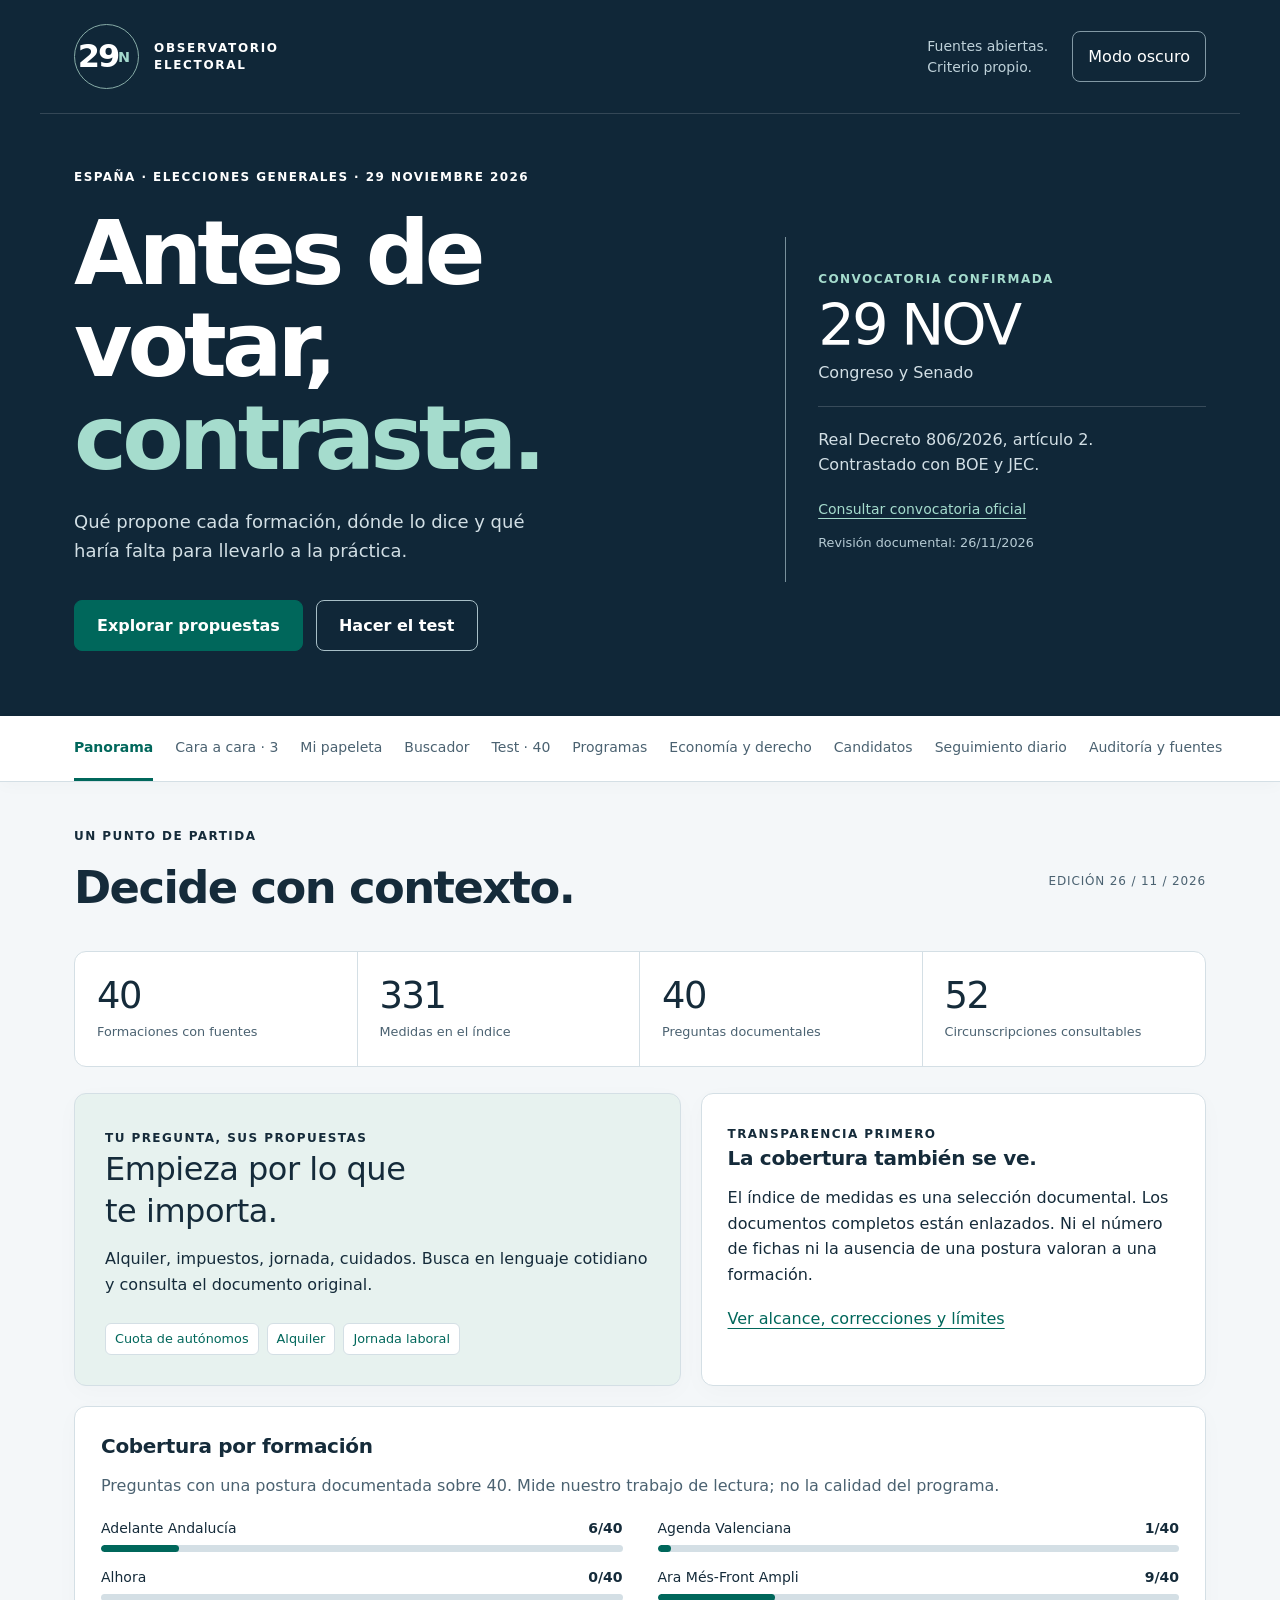
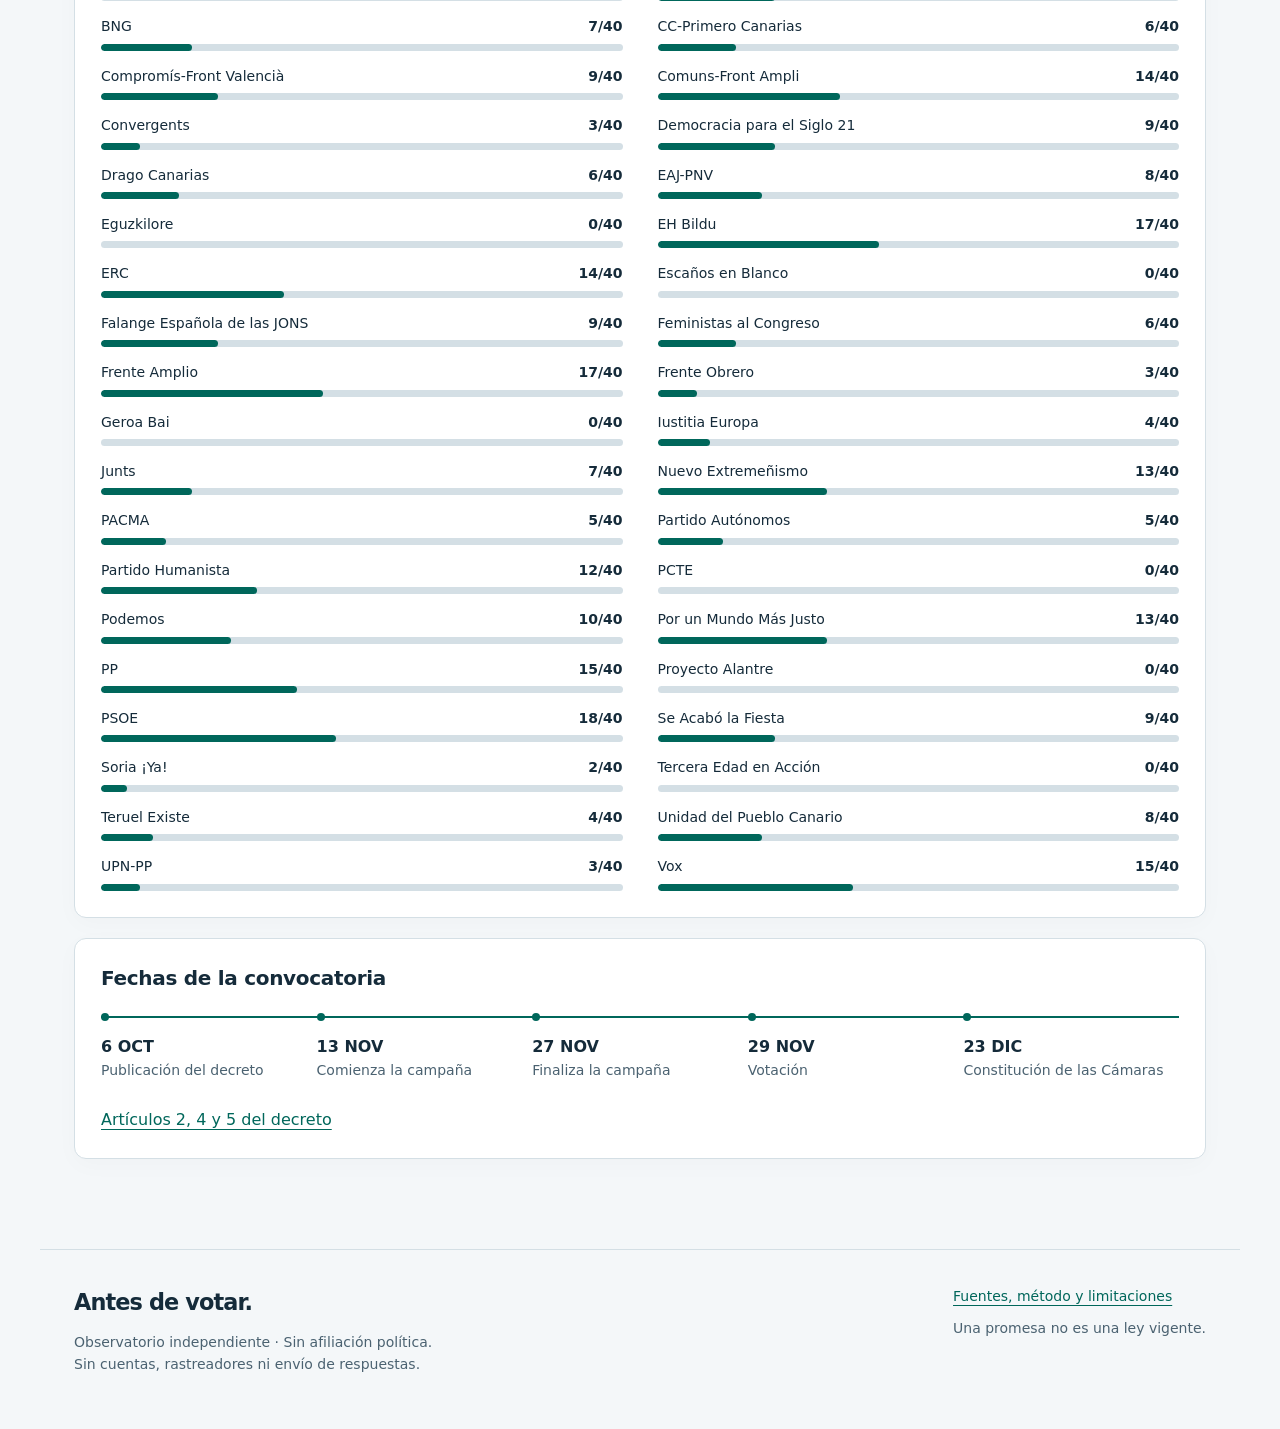
<file: elecciones-29n/index.html>
<!doctype html>
<html lang="es">
<head>
<meta charset="utf-8"><meta name="viewport" content="width=device-width,initial-scale=1">
<meta name="description" content="Observatorio independiente del 29N: propuestas con fuentes oficiales, comparación a tres, test documental de 40 preguntas y seguimiento de versiones.">
<meta name="theme-color" content="#102738"><title>Antes de votar · Observatorio electoral 29N</title>
<link rel="stylesheet" href="styles.css?v=24c4edc27134"><script src="app.js?v=dbf4415c4800" defer></script>
</head>
<body>
<a class="skip" href="#main">Saltar al contenido</a>
<header><div class="mast"><a class="brand" href="#inicio" aria-label="Observatorio, inicio"><span class="brandmark" aria-hidden="true">29<span>N</span></span><span>OBSERVATORIO<br>ELECTORAL</span></a><span class="mastnote">Fuentes abiertas.<br>Criterio propio.</span><button id="theme" aria-label="Cambiar tema de color">Modo oscuro</button></div>
<div class="hero"><div><p class="eyebrow">ESPAÑA · ELECCIONES GENERALES · 29 NOVIEMBRE 2026</p><h1>Antes de votar,<br><em>contrasta.</em></h1><p class="intro">Qué propone cada formación, dónde lo dice y qué haría falta para llevarlo a la práctica.</p><a class="primary" href="#buscarideas">Explorar propuestas</a> <a class="secondary" href="#testideas">Hacer el test</a></div><aside class="election"><span class="eyebrow">CONVOCATORIA CONFIRMADA</span><strong>29 NOV</strong><p>Congreso y Senado</p><div class="rule"></div><p>Real Decreto 806/2026, artículo 2.<br>Contrastado con BOE y JEC.</p><a href="https://www.boe.es/eli/es/rd/2026/10/05/806">Consultar convocatoria oficial</a><small>Revisión documental: 26/11/2026</small></aside></div></header>
<nav aria-label="Secciones del observatorio"><div id="nav"><a href="#inicio">Panorama</a><a href="#comparar">Cara a cara · 3</a><a href="#mipapeleta">Mi papeleta</a><a href="#buscarideas">Buscador</a><a href="#testideas">Test · 40</a><a href="#documentos">Programas</a><a href="#analisis">Economía y derecho</a><a href="#candidatos">Candidatos</a><a href="#noticias">Seguimiento diario</a><a href="#verificacion">Auditoría y fuentes</a><a href="#guiaoficial">Cómo votar</a></div></nav>
<main id="main" tabindex="-1"><div id="loadStatus" role="status">Cargando el registro documental…</div>
<section id="inicio" aria-labelledby="homeTitle"><div class="sectionhead"><div><p class="eyebrow">UN PUNTO DE PARTIDA</p><h2 id="homeTitle" tabindex="-1">Decide con contexto.</h2></div><span class="edition">EDICIÓN 26 / 11 / 2026</span></div><div class="metrics" id="metrics"></div>
<div class="homegrid"><article class="feature"><span class="eyebrow">TU PREGUNTA, SUS PROPUESTAS</span><h3>Empieza por lo que<br>te importa.</h3><p>Alquiler, impuestos, jornada, cuidados. Busca en lenguaje cotidiano y consulta el documento original.</p><div class="chips"><a href="#buscarideas?q=menos%20cuota%20de%20aut%C3%B3nomos">Cuota de autónomos</a><a href="#buscarideas?q=alquiler">Alquiler</a><a href="#buscarideas?q=jornada">Jornada laboral</a></div></article><article><span class="eyebrow">TRANSPARENCIA PRIMERO</span><h3>La cobertura también se ve.</h3><p>El índice de medidas es una selección documental. Los documentos completos están enlazados. Ni el número de fichas ni la ausencia de una postura valoran a una formación.</p><a href="#verificacion">Ver alcance, correcciones y límites</a></article></div>
<article><h3>Cobertura por formación</h3><p class="muted">Preguntas con una postura documentada sobre 40. Mide nuestro trabajo de lectura; no la calidad del programa.</p><div id="coverage" class="coverage"></div></article>
<article><h3>Fechas de la convocatoria</h3><ol class="timeline"><li><b>6 OCT</b><span>Publicación del decreto</span></li><li><b>13 NOV</b><span>Comienza la campaña</span></li><li><b>27 NOV</b><span>Finaliza la campaña</span></li><li><b>29 NOV</b><span>Votación</span></li><li><b>23 DIC</b><span>Constitución de las Cámaras</span></li></ol><a href="https://www.boe.es/eli/es/rd/2026/10/05/806">Artículos 2, 4 y 5 del decreto</a></article></section>
<section id="mipapeleta" hidden aria-labelledby="ballotTitle"><p class="eyebrow">TU CIRCUNSCRIPCIÓN · CONGRESO</p><h2 id="ballotTitle" tabindex="-1">Mi papeleta.</h2><p>Elige una provincia para limitar el comparador y los resultados del test a sus listas proclamadas al Congreso. El registro del Senado sigue disponible en Candidatos.</p><div class="panel"><label>Provincia de mi papeleta<select id="ballotProvince"></select></label><p id="ballotStatus" role="status" aria-live="polite"></p><p class="notice">Las referencias de ámbito común no sustituyen los compromisos territoriales. Una lista sin programa vinculado no recibe posiciones de sus socios ni desaparece del registro.</p><p id="ballotBlindNotice" hidden>Las identidades están ocultas mientras continúas el test ciego. Se revelarán al terminar.</p><details id="ballotDetails"><summary>Consultar las listas y sus referencias documentales</summary><ul id="ballotLists" class="ballotlists"></ul></details><div class="chips"><a class="scopeaction" href="#comparar">Comparar mis listas</a><a class="scopeaction" href="#testideas">Ir al test</a></div></div></section>
<section id="comparar" hidden><p class="eyebrow">MISMAS PREGUNTAS, FUENTES A LA VISTA</p><h2 tabindex="-1">Cara a cara, hasta tres.</h2><p id="compareScope" class="scopenote"></p><p>Compara posiciones y condiciones. Una ausencia de evidencia no equivale a una posición contraria.</p><div class="panel"><div class="selectors"><label>Formación A<select id="partyA"></select></label><label>Formación B<select id="partyB"></select></label><label>Formación C<select id="partyC"></select></label></div><label>Temática<select id="compareTopic"></select></label><label class="check"><input type="checkbox" id="onlyEvidence" checked>Mostrar solo preguntas con evidencia en alguna formación elegida</label><button id="swap">Intercambiar A y B</button></div><div id="compareResult"></div></section>
<section id="buscarideas" hidden><p class="eyebrow">BUSCADOR DOCUMENTAL</p><h2 tabindex="-1">¿Qué te gustaría cambiar?</h2><p>Reconoce sinónimos, acentos y errores pequeños. Recupera propuestas del índice; no genera promesas ni responde fuera de sus fuentes.</p><form id="searchForm" class="panel"><label for="query">Escribe tu pregunta o idea</label><div class="searchbox"><input id="query" type="search" placeholder="Quiero pagar menos cuota de autónomos" maxlength="300"><button class="primary" type="submit">Buscar</button></div><div class="selectors"><label>Temática<select id="searchTopic"></select></label><label>Formación<select id="searchParty"></select></label></div></form><div id="searchNotice" role="status" aria-live="polite"></div><div id="searchResults" class="cards"></div><hr><h3>Busca en los documentos completos</h3><label class="check"><input id="fullDocumentSearch" type="checkbox" checked>Buscar también términos por páginas de los documentos oficiales</label><p>Se descargan índices de palabras, sin frases ni secuencias del original. No se generan propuestas nuevas a partir de estas coincidencias.</p><div id="fullSearchResults" class="cards"></div></section>
<section id="testideas" hidden><p class="eyebrow">40 PREGUNTAS · SIN REGISTRO · EN TU NAVEGADOR</p><h2 tabindex="-1">Tus ideas, frente a los documentos.</h2><p id="quizScope" class="scopenote"></p><div class="panel quizsettings"><label class="check"><input type="checkbox" id="blindTest" checked>Modo ciego: ocultar formaciones y fuentes durante las preguntas</label><p id="testModeStatus" role="status" aria-live="polite"></p><p class="measuremeta">El modo cambia lo que ves, no el cálculo. Si consultas posiciones y después vuelves a ocultarlas, el resultado indicará que pudiste verlas. Puedes navegar por otras secciones; consultar propuestas también deja esa advertencia.</p></div><p>Un ejercicio de comparación, no una recomendación de voto. Puedes saltar preguntas y revisar cada postura al terminar.</p><details class="panel"><summary>Cómo se calcula y qué significa</summary><p>A favor y en contra son posiciones direccionales. «Depende» y «Sin preferencia» se excluyen del cálculo. Solo cuentan las preguntas respondidas con evidencia comparable para esa formación: coincidencias ÷ preguntas comparables. Los silencios nunca suman ni restan.</p><p>Las coberturas desiguales impiden declarar un ganador global. El resultado muestra afinidad parcial y permite comparar dos o tres formaciones usando exactamente las mismas preguntas compartidas. No es un test psicométrico validado.</p><p>No se envían ni se guardan respuestas en un servidor. Exportar crea un archivo en tu dispositivo; recargar borra las respuestas.</p></details><div id="quiz" class="panel"></div><div id="quizResult"></div></section>
<section id="documentos" hidden><p class="eyebrow">DOCUMENTOS PRIMARIOS</p><h2 tabindex="-1">Programas, sin intermediarios.</h2><p>Abre el documento completo de cada formación y las medidas incorporadas a este índice. Se distinguen PDF, programas web y presentaciones. Ningún documento de 2023 se presenta como programa de 2026.</p><label>Filtrar formación o documento<input id="docSearch" type="search" placeholder="Nombre de la formación"></label><div id="docResult" class="cards"></div><hr><h3>Directorio de todas las denominaciones proclamadas</h3><p>La presencia en este directorio acredita que la candidatura fue proclamada; no acredita la publicación de un programa. Se distingue documento de campaña, publicación política general y resultado de búsqueda sin documento localizable. Las variantes territoriales conservan su nombre oficial.</p><div class="selectors"><label>Buscar denominación o territorio<input type="search" id="directorySearch"></label><label>Estado documental<select id="directoryStatus"></select></label></div><p id="directoryCount" role="status"></p><div id="directoryResult" class="cards"></div></section>
<section id="analisis" hidden><p class="eyebrow">DEL COMPROMISO A SU APLICACIÓN</p><h2 tabindex="-1">Coste, competencias y leyes.</h2><p>Lectura editorial de mecanismos y requisitos. No es una estimación macroeconómica ni un dictamen de constitucionalidad.</p><label>Medida a analizar<select id="analysisMeasure"></select></label><div id="analysisResult"></div><article><h3>Calcula órdenes de magnitud</h3><p>Cálculos ilustrativos con tus propios supuestos. No son previsiones ni el coste neto de un programa.</p><div class="selectors"><label>PIB supuesto (millones de €)<input id="gdp" type="number" min="1" max="100000000" value="1600000"></label><label>Porcentaje del PIB<input id="gdpPct" type="number" min="0" max="100" step="0.1" value="1"></label></div><output id="gdpResult"></output><div class="selectors"><label>Beneficiarios supuestos<input id="beneficiaries" type="number" min="0" max="1000000000" value="1000000"></label><label>Prestación mensual (€)<input id="benefit" type="number" min="0" max="1000000" value="200"></label></div><output id="benefitResult"></output><p class="muted">Gasto bruto = personas × importe × 12. Faltan costes de gestión, fiscalidad, sustitución de ayudas y cambios de comportamiento. La inversión movilizada puede incluir préstamos y recursos privados; no equivale necesariamente a gasto presupuestario.</p></article></section>
<section id="candidatos" hidden><p class="eyebrow">CONGRESO · SENADO · SUPLENCIAS</p><h2 tabindex="-1">Quién se presenta y dónde.</h2><p id="candidateIntro"></p><div class="panel selectors"><label>Registro<select id="candidateMode"><option value="heads">Cabezas de lista al Congreso</option><option value="congress">Congreso: todas las personas</option><option value="senate">Senado: todas las personas</option><option value="all">Congreso y Senado</option></select></label><label>Provincia<select id="province"></select></label><label>Buscar nombre o formación<input id="candidateSearch" type="search" placeholder="Nombre, apellidos o siglas"></label></div><label class="check"><input id="includeSubstitutes" type="checkbox">Incluir suplentes (en el registro completo)</label><p id="candidateCount" role="status" aria-live="polite"></p><div id="candidateResult" class="cards"></div><button id="moreCandidates" hidden>Mostrar 60 más</button><hr><h3>Personas de referencia y trayectoria documentada</h3><p>Fichas de referencia con fuentes originales. La biografía se añade únicamente cuando está acreditada; el BOE por sí solo acredita la candidatura. No se identifica automáticamente al líder de una formación como candidato a la Presidencia.</p><label>Filtrar fichas<input id="profileSearch" type="search" placeholder="Nombre o formación"></label><p id="profileCount" role="status"></p><div id="profileResult" class="cards"></div></section>
<section id="noticias" hidden><p class="eyebrow">SEGUIMIENTO DIARIO DE FUENTES</p><h2 tabindex="-1">Qué ha cambiado y cómo lo sabemos.</h2><p>Noticias emitidas por fuentes oficiales y registro de versiones. Un cambio de huella no demuestra un giro político. Solo se etiqueta como cambio programático confirmado cuando existen dos versiones con una comparación revisada.</p><div id="newsHealth" class="panel" role="status"></div><div class="panel selectors"><label>Formación<select id="newsParty"></select></label><label>Tipo<select id="newsType"><option value="">Todos</option><option value="official-news">Noticias de la fuente</option><option value="document-change">Versiones documentales</option><option value="verified-change">Cambios programáticos contrastados</option><option value="audit">Correcciones de esta web</option></select></label></div><div class="panel selectors"><label>Vista<select id="newsView"><option value="timeline">Cronología visual</option><option value="cards">Tarjetas</option></select></label><label>Desde<input id="newsFrom" type="date"></label><label>Hasta<input id="newsUntil" type="date"></label></div><p id="newsSummary" role="status" aria-live="polite"></p><div id="newsResult"></div><details class="panel"><summary>Estado de cada fuente y automatización</summary><p>GitHub Actions ejecuta dos ventanas diarias y selecciona las 08:00 de Madrid. La ejecución puede retrasarse por disponibilidad de GitHub. Las respuestas bloqueadas, errores y últimas descargas correctas se publican individualmente; un fallo no se convierte en «sin cambios».</p><div id="sourceHealth"></div><a href="https://github.com/raarchilla-create/raarchilla-create.github.io/actions/workflows/electoral-monitor.yml">Consultar ejecuciones y registros</a></details></section>
<section id="verificacion" hidden><p class="eyebrow">RENDICIÓN DE CUENTAS</p><h2 tabindex="-1">La auditoría también es pública.</h2><div id="auditResult"></div><article><h3>Método y neutralidad</h3><ul><li>Fuentes primarias por encima de recopilaciones. Las webs de los partidos acreditan lo que anuncian, no que sus diagnósticos sean ciertos.</li><li>Orden alfabético, misma ficha y mismo cálculo para todas las formaciones. Sin colores partidistas, publicidad ni perfiles de usuarios.</li><li>Cada medida indica documento, localizador, consulta y dirección codificada editorialmente. Solo se puntúa una vez cada pregunta.</li><li>Las propuestas con condiciones distintas conservan sus matices. No se inventan posiciones por afinidad ideológica.</li><li>El registro de cabezas de lista cubre las 52 circunscripciones. El índice programático es parcial: no representa todas las candidaturas ni todas las medidas existentes.</li><li>La comprobación automática de enlaces no sustituye una revisión de contenido ni certifica la autenticidad de un cambio político.</li></ul></article><article><h3>Fuentes electorales y jurídicas</h3><div id="officialSources"></div></article><article><h3>Reproducibilidad</h3><p>Datos, código, pruebas y automatización están en el mismo repositorio. Puedes descargar el catálogo y revisar la codificación de cada pregunta.</p><p><a href="data/catalogue.json" download>Catálogo y posiciones (JSON)</a> · <a href="data/candidates.json" download>Cabezas de lista (JSON)</a> · <a href="data/candidacies.json">Registro completo y archivos por provincia</a> · <a href="data/analysis.json">Análisis y fuentes normativas</a> · <a href="data/programme-directory.json">Directorio documental</a> · <a href="data/audit.json" download>Auditoría (JSON)</a> · <a href="https://github.com/raarchilla-create/raarchilla-create.github.io/tree/main/elecciones-29n">Código y pruebas</a> · <a href="data/legacy-audit.json">Inventario de afirmaciones retiradas</a></p></article></section>
<section id="guiaoficial" hidden><p class="eyebrow">INFORMACIÓN DE SERVICIO</p><h2 tabindex="-1">Cómo votar y cómo se elige el Gobierno.</h2><div class="cards"><article><h3>Congreso y Senado</h3><p>En el Congreso se vota una lista por circunscripción. En el Senado se marcan personas, dentro del máximo aplicable a cada circunscripción. Consulta las instrucciones oficiales para evitar un voto nulo.</p><a href="https://29neleccionesgenerales.es/">Portal electoral de Interior</a></article><article><h3>Plazos y documentación</h3><p>Las ampliaciones de plazos pueden modificar el calendario inicial. Para voto por correo, CERA, accesibilidad o mesa electoral, utiliza la información vigente de Interior y la JEC.</p><a href="https://infoelectoral.interior.gob.es/">Información electoral oficial</a></article></div><article><h3>Simulador de investidura</h3><p>350 diputados. Primera votación: mayoría absoluta de 176. Segunda, 48 horas después: más votos a favor que en contra. Son cifras hipotéticas, no encuestas.</p><div class="selectors"><label>Votos a favor<input id="yes" type="number" min="0" max="350" value="0"></label><label>Votos en contra<input id="no" type="number" min="0" max="350" value="0"></label></div><output id="majority" aria-live="polite"></output><a href="https://www.boe.es/buscar/act.php?id=BOE-A-1978-31229#a99">Constitución, artículo 99</a></article></section>
<noscript><article>Este observatorio utiliza JavaScript para sus comparaciones. Puedes consultar directamente la <a href="https://www.boe.es/eli/es/rd/2026/10/05/806">convocatoria</a>, las <a href="https://www.boe.es/diario_boe/txt.php?id=BOE-A-2026-23103">candidaturas</a> y el <a href="data/catalogue.json">catálogo documental</a>.</article></noscript>
</main><footer><div><b>Antes de votar.</b><p>Observatorio independiente · Sin afiliación política.<br>Sin cuentas, rastreadores ni envío de respuestas.</p></div><div><a href="#verificacion">Fuentes, método y limitaciones</a><p>Una promesa no es una ley vigente.</p></div></footer>
</body></html>
</file>
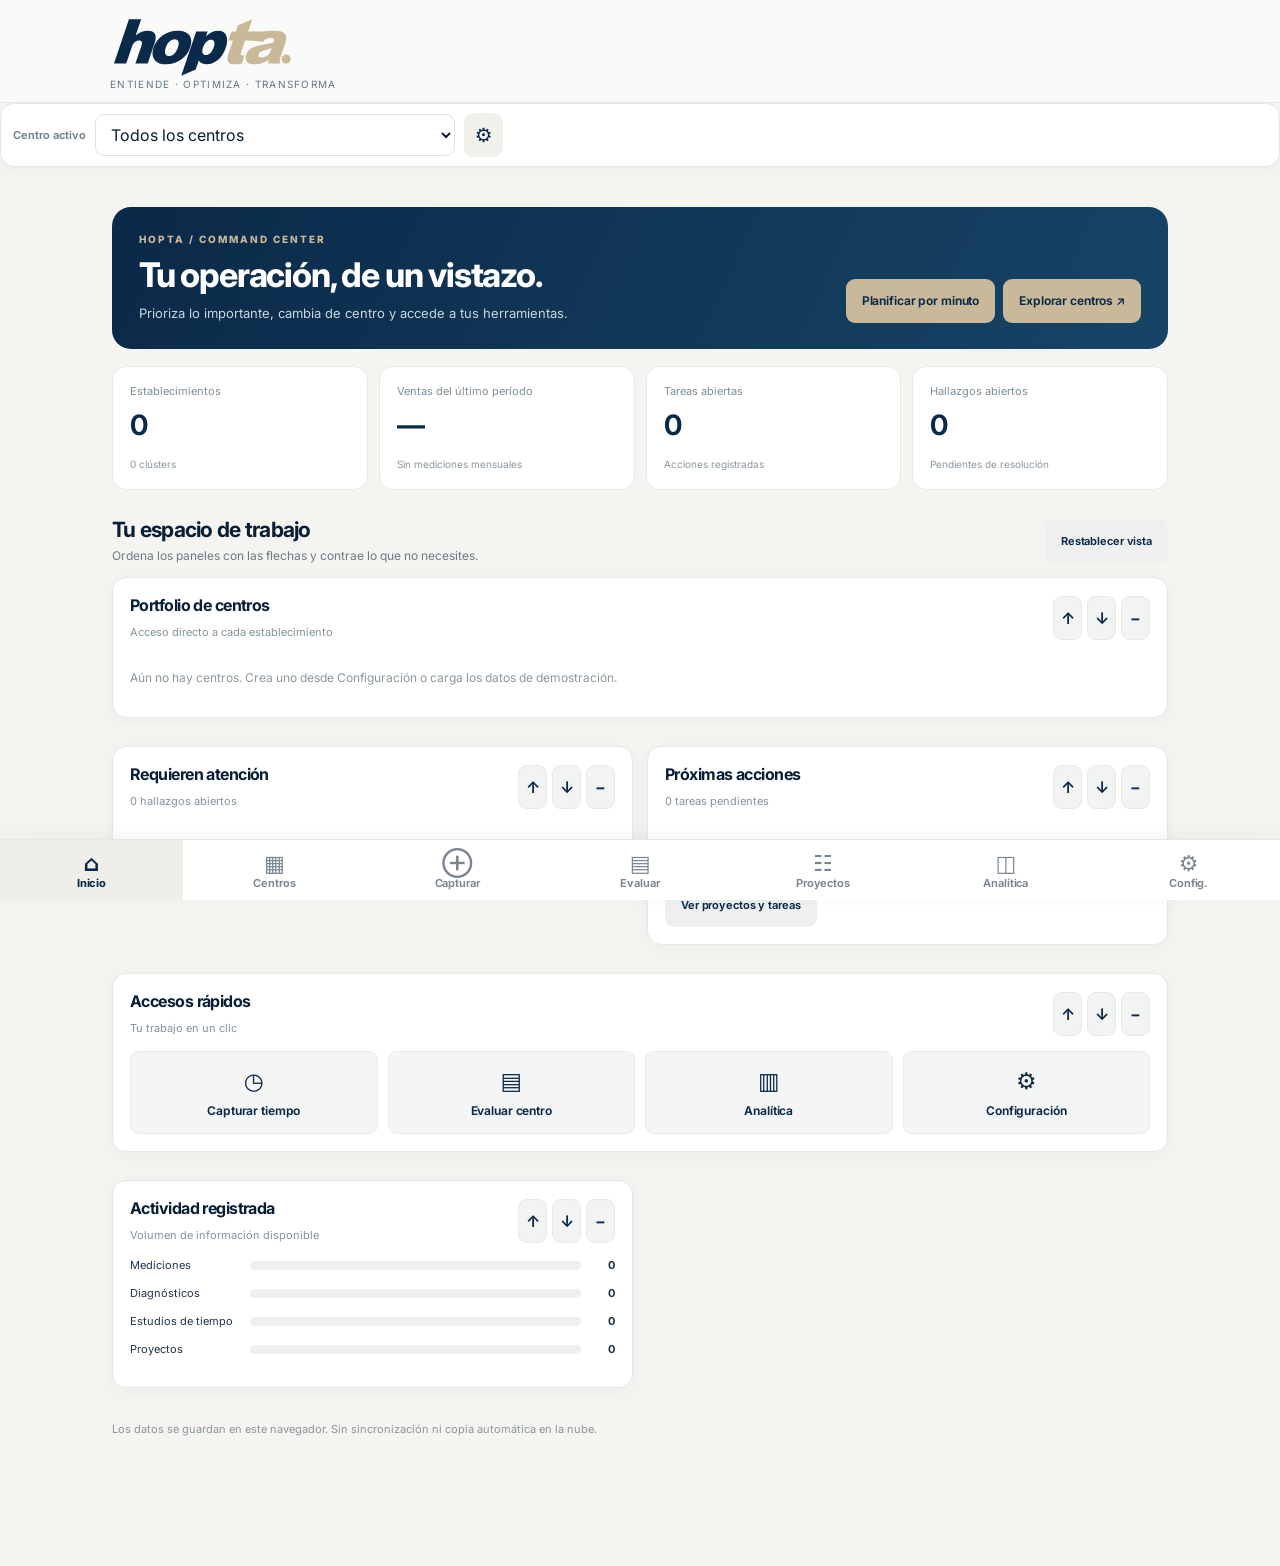
<file: hospitality-os/index.html>
<!doctype html>
<html lang="es"><head><meta charset="utf-8"><meta name="viewport" content="width=device-width,initial-scale=1,viewport-fit=cover"><meta name="theme-color" content="#10283f"><title>hopta. | Inteligencia operativa</title><link rel="icon" type="image/svg+xml" href="./icon.svg"><meta name="apple-mobile-web-app-title" content="hopta."><meta name="application-name" content="hopta."><meta name="theme-color" content="#071e35">
<style>
:root{font-family:system-ui,-apple-system,sans-serif;color:#152c3f;background:#f3f6f8}*{box-sizing:border-box}body{margin:0}header{background:#10283f;color:white;padding:18px 18px 14px;position:sticky;top:0;z-index:5}header strong{font-size:21px}header small{display:block;color:#b8d4dc}main{max-width:900px;margin:auto;padding:16px 14px 110px}.card{background:white;border:1px solid #dce5ea;border-radius:16px;padding:17px;margin-bottom:14px;box-shadow:0 2px 10px #1232 4%}h2{font-size:21px;margin:0 0 12px}h3{font-size:16px;margin:10px 0}p{color:#627789;line-height:1.45}label{font-size:13px;font-weight:650;display:block;margin:11px 0 5px}input,select,textarea{width:100%;border:1px solid #cbd9df;border-radius:10px;padding:12px;font:inherit;background:white;color:#183449}textarea{min-height:75px}button{border:0;background:#087f85;color:white;border-radius:11px;padding:12px 16px;font:inherit;font-weight:650;cursor:pointer;min-height:44px}button.secondary{background:#e9f1f4;color:#173c50}button.danger{background:#b44747}button:disabled{opacity:.45}.actions{display:flex;gap:8px;flex-wrap:wrap;margin-top:12px}.actions button{flex:1}.muted{color:#718695;font-size:13px}.item{border-top:1px solid #e8eff2;padding:12px 0}.item:first-child{border-top:0}.pill{display:inline-block;border-radius:20px;background:#e1f5f2;color:#006d70;padding:4px 9px;font-size:12px}.big{font-size:42px;font-weight:750;font-variant-numeric:tabular-nums;text-align:center;padding:14px}.grid{display:grid;grid-template-columns:repeat(2,minmax(0,1fr));gap:10px}.metric{background:#f1f6f8;border-radius:12px;padding:14px}.metric b{display:block;font-size:25px}nav{position:fixed;bottom:0;left:0;right:0;display:flex;background:white;border-top:1px solid #d7e3e8;z-index:10;padding-bottom:env(safe-area-inset-bottom)}nav button{background:white;color:#6b8190;border-radius:0;flex:1;padding:10px 2px;font-size:11px}nav button.active{color:#007c82;background:#e8f6f4}nav span{display:block;font-size:22px}.hidden{display:none!important}.step{padding:10px;border:1px solid #dbe6e9;border-radius:10px;margin:8px 0}.alert{background:#fff2d8;padding:12px;border-radius:12px;font-size:13px}a{color:#087f85}.empty{padding:16px;color:#718695;text-align:center}details{border-top:1px solid #e3eaee;padding:12px 0}summary{font-weight:650;cursor:pointer}.check{display:flex;gap:10px;align-items:center}.check input{width:auto}#toast{position:fixed;bottom:90px;left:15px;right:15px;background:#183c4b;color:white;padding:12px;border-radius:12px;display:none;z-index:20}@media(min-width:700px){main{padding:22px 22px 110px}.grid{grid-template-columns:repeat(4,1fr)}}
</style><link rel="stylesheet" href="./brand.css?v=11"><link rel="stylesheet" href="./workspace.css?v=4"><link rel="stylesheet" href="./command-center.css?v=1"><link rel="stylesheet" href="./planner.css?v=1"></head><body><header><img class="brand-logo" src="./logo.svg?v=3" alt="hopta." width="164" height="57"><small>Entiende · Optimiza · Transforma</small></header><main id="app"></main><nav id="nav"></nav><div id="toast"></div>
<script>
'use strict';
const MODULES={
'Espacios y capacidad':[['Superficie útil','m²'],['Mesas interiores','ud'],['Asientos en barra','ud'],['Mesas terraza','ud'],['Aforo','personas'],['Distancia recorrida','m'],['Ocupación','%']],
'Experiencia y servicio':[['Espera para sentarse','s'],['Primera atención','s'],['Tiempo hasta comanda','s'],['Entrega de bebida','s'],['Entrega de platos','s'],['Pago','s'],['Rotación de mesas','veces'],['Satisfacción','/10']],
'Producción y cocina':[['Mise en place','s'],['Espera cocina','s'],['Preparación activa','s'],['Cocción','s'],['Emplatado','s'],['Espera en pase','s'],['Entrega a mesa','s'],['Errores','ud']],
'Personal y productividad':[['Horas trabajadas','h'],['Horas planificadas','h'],['Coste laboral','€'],['Ventas netas','€'],['Pedidos atendidos','ud'],['Absentismo','%']],
'Producto y costes':[['Coste ingredientes','€'],['Precio de venta','€'],['Merma','%'],['Unidades vendidas','ud'],['Tiempo elaboración','s'],['Coste envase','€']],
'Delivery y take-away':[['Tiempo aceptación','s'],['Tiempo preparación','s'],['Tiempo empaquetado','s'],['Espera repartidor','s'],['Tiempo entrega','s'],['Comisión','€'],['Pedidos cancelados','ud']],
'Calidad y seguridad alimentaria':[['Temperatura','°C'],['Controles realizados','ud'],['No conformidades','ud'],['Acciones correctivas abiertas','ud'],['Incidencias','ud']],
'Energía y sostenibilidad':[['Electricidad','kWh'],['Agua','m³'],['Gas','kWh'],['Residuos','kg'],['Desperdicio alimentario','kg'],['Coste energético','€']]
};
const DB='hospitality-os-v1';let db,tab='inicio',timer=null,timerInterval=null,recording=null,recordChunks=[],audioStream=null;
const uid=()=>crypto.randomUUID(),now=()=>new Date().toISOString(),esc=s=>String(s??'').replace(/[&<>"']/g,c=>({'&':'&amp;','<':'&lt;','>':'&gt;','"':'&quot;',"'":'&#39;'}[c]));
const storeNames=['sites','assessments','observations','studies','notes','files','projects','tasks','timeEntries','settings'];
function openDB(){return new Promise((resolve,reject)=>{let q=indexedDB.open(DB,1);q.onupgradeneeded=()=>storeNames.forEach(n=>{if(!q.result.objectStoreNames.contains(n))q.result.createObjectStore(n,{keyPath:'id'})});q.onsuccess=()=>resolve(q.result);q.onerror=()=>reject(q.error)})}
function tx(name,mode='readonly'){return db.transaction(name,mode).objectStore(name)}
function all(name){return new Promise((res,rej)=>{let q=tx(name).getAll();q.onsuccess=()=>res(q.result);q.onerror=()=>rej(q.error)})}
function get(name,id){return new Promise((res,rej)=>{let q=tx(name).get(id);q.onsuccess=()=>res(q.result);q.onerror=()=>rej(q.error)})}
function put(name,obj){return new Promise((res,rej)=>{let q=tx(name,'readwrite').put(obj);q.onsuccess=()=>res(obj);q.onerror=()=>rej(q.error)})}
function del(name,id){return new Promise((res,rej)=>{let q=tx(name,'readwrite').delete(id);q.onsuccess=res;q.onerror=()=>rej(q.error)})}
function toast(t){let el=document.getElementById('toast');el.textContent=t;el.style.display='block';setTimeout(()=>el.style.display='none',3500)}
const app=()=>document.getElementById('app');
const field=(id,label,type='text',extra='')=>'<label for="'+id+'">'+label+'</label><input id="'+id+'" type="'+type+'" '+extra+'>';
const select=(id,label,items)=>'<label for="'+id+'">'+label+'</label><select id="'+id+'">'+items.map(x=>'<option value="'+esc(x.id)+'">'+esc(x.name)+'</option>').join('')+'</select>';
const val=id=>document.getElementById(id)?.value??'';
function renderNav(){document.getElementById('nav').innerHTML=[['inicio','⌂','Inicio'],['centros','▦','Centros'],['captura','⊕','Capturar'],['assess','▤','Evaluar'],['proyectos','☷','Proyectos'],['mas','⚙','Más']].map(([id,icon,label])=>'<button class="'+(tab===id?'active':'')+'" onclick="go(\''+id+'\')"><span>'+icon+'</span>'+label+'</button>').join('')}
async function go(t){tab=t;renderNav();if(t==='inicio')await home();if(t==='centros')await hoptaCenters();if(t==='captura')await capture();if(t==='assess')await assessments();if(t==='proyectos')await projects();if(t==='mas')await more();window.scrollTo(0,0)}
async function siteOptions(){return (await all('sites')).map(x=>({id:x.id,name:x.name}))}
async function home(){let sites=await all('sites'),obs=await all('observations'),tasks=await all('tasks'),studies=await all('studies');app().innerHTML='<h2>Panel de operaciones</h2><div class="grid"><div class="metric"><small>Locales</small><b>'+sites.length+'</b></div><div class="metric"><small>Mediciones</small><b>'+obs.length+'</b></div><div class="metric"><small>Estudios</small><b>'+studies.length+'</b></div><div class="metric"><small>Tareas abiertas</small><b>'+tasks.filter(x=>!x.done).length+'</b></div></div><div class="card"><h3>Captura en el terreno</h3><p>Cronometra un proceso, dicta una nota o adjunta evidencia sin salir de la aplicación.</p><div class="actions"><button onclick="go(\'captura\')">Empezar captura</button><button class="secondary" onclick="go(\'assess\')">Assessment</button></div></div><div class="card"><h3>Establecimientos</h3>'+ (sites.map(s=>'<div class="item"><b>'+esc(s.name)+'</b><div class="muted">'+esc(s.type||'Sin tipo')+' · '+esc(s.area||'—')+' m²</div></div>').join('')||'<div class="empty">Crea tu primer establecimiento en Más.</div>')+'</div><div class="alert">Tus datos se guardan únicamente en este navegador. No hay sincronización entre dispositivos ni copia automática en la nube.</div>'}
async function capture(){let sites=await siteOptions();let opts=[{id:'',name:'Sin asignar'},...sites];app().innerHTML='<h2>Captura rápida</h2><div class="card"><h3>⏱ Estudio de tiempos</h3>'+select('timersite','Establecimiento',opts)+field('timername','Proceso / plato / operación')+field('segment','Etapa actual (ej. preparación)')+'<div id="clock" class="big">00:00.0</div><div class="actions"><button id="startBtn" onclick="startTimer()">Iniciar / reanudar</button><button class="secondary" onclick="pauseTimer()">Pausar</button><button class="secondary" onclick="lapTimer()">Marcar etapa</button><button class="danger" onclick="finishTimer()">Guardar estudio</button></div><div id="laps"></div></div><div class="card"><h3>🎙 Nota de voz</h3><p>Graba audio en el móvil. La transcripción depende del reconocimiento de voz disponible en el navegador; si no está disponible, conserva la grabación.</p><div class="actions"><button onclick="startAudio()">Grabar audio</button><button class="danger" onclick="stopAudio()">Detener y guardar</button><button class="secondary" onclick="dictate()">Dictar texto</button></div><textarea id="noteText" placeholder="Escribe o dicta tu observación..."></textarea><button onclick="saveNote()">Guardar nota</button><div id="audioStatus" class="muted"></div></div><div class="card"><h3>📷 Fotos y documentos</h3><p>Fotografía o selecciona un archivo. Se guarda localmente y puedes intentar extraer texto de imágenes.</p><input id="fileInput" type="file" accept="image/*,.pdf,.txt" capture="environment"><div class="actions"><button onclick="saveFile()">Guardar archivo</button><button class="secondary" onclick="ocrFile()">Extraer texto de imagen</button></div><div id="ocrStatus" class="muted"></div></div>';if(timer)updateTimerUI()}
function elapsed(){return timer?timer.elapsed+(timer.running?Date.now()-timer.started:0):0}
function fmt(ms){let s=Math.floor(ms/1000);return String(Math.floor(s/60)).padStart(2,'0')+':'+String(s%60).padStart(2,'0')+'.'+Math.floor(ms%1000/100)}
function persistTimer(){if(timer)localStorage.setItem('hos-timer',JSON.stringify(timer));else localStorage.removeItem('hos-timer')}
function updateTimerUI(){let e=document.getElementById('clock');if(e)e.textContent=fmt(elapsed());let l=document.getElementById('laps');if(l&&timer)l.innerHTML=timer.laps.map((x,i)=>'<div class="step">'+(i+1)+'. '+esc(x.name)+' — '+fmt(x.duration)+'</div>').join('')}
function startTimer(){if(!timer)timer={id:uid(),name:val('timername')||'Estudio sin nombre',siteId:val('timersite'),startedAt:now(),elapsed:0,started:Date.now(),running:true,laps:[],lastMark:0};else if(!timer.running){timer.started=Date.now();timer.running=true}persistTimer();updateTimerUI();toast('Cronómetro activo')}
function pauseTimer(){if(!timer||!timer.running)return;timer.elapsed=elapsed();timer.running=false;persistTimer();updateTimerUI()}
function lapTimer(){if(!timer)return;let e=elapsed(),name=val('segment')||'Etapa '+(timer.laps.length+1);timer.laps.push({name,duration:e-timer.lastMark,at:now()});timer.lastMark=e;persistTimer();updateTimerUI();let el=document.getElementById('segment');if(el)el.value=''}
async function finishTimer(){if(!timer)return;pauseTimer();let t={...timer,duration:elapsed(),finishedAt:now()};await put('studies',t);await put('observations',{id:uid(),siteId:t.siteId,module:'Producción y cocina',metric:'Tiempo de ciclo',unit:'s',value:Math.round(t.duration/1000*10)/10,at:now(),source:'cronómetro',studyId:t.id});timer=null;persistTimer();toast('Estudio guardado');await capture()}
async function startAudio(){if(!navigator.mediaDevices?.getUserMedia||!window.MediaRecorder){toast('Grabación no disponible en este navegador');return}try{audioStream=await navigator.mediaDevices.getUserMedia({audio:true});recordChunks=[];recording=new MediaRecorder(audioStream);recording.ondataavailable=e=>{if(e.data.size)recordChunks.push(e.data)};recording.onstop=async()=>{let blob=new Blob(recordChunks,{type:recording.mimeType});await put('files',{id:uid(),name:'Nota de voz '+new Date().toLocaleString('es-ES'),type:blob.type,blob,at:now()});audioStream.getTracks().forEach(x=>x.stop());toast('Audio guardado en este dispositivo')};recording.start();document.getElementById('audioStatus').textContent='Grabando...'}catch(e){toast('No se pudo acceder al micrófono')}}
function stopAudio(){if(recording?.state==='recording'){recording.stop();document.getElementById('audioStatus').textContent='Audio guardado'}}
function dictate(){let Speech=window.SpeechRecognition||window.webkitSpeechRecognition;if(!Speech){toast('Este navegador no ofrece dictado compatible');return}let r=new Speech();r.lang='es-ES';r.continuous=true;r.interimResults=false;r.onresult=e=>{let s=Array.from(e.results).map(x=>x[0].transcript).join(' ');document.getElementById('noteText').value+=' '+s};r.onerror=e=>toast('Dictado: '+e.error);r.start();toast('Dictado activo; usa el micrófono del navegador')}
async function saveNote(){let text=val('noteText').trim();if(!text)return toast('Escribe o dicta una nota');await put('notes',{id:uid(),text,at:now(),source:'manual/dictado'});document.getElementById('noteText').value='';toast('Nota guardada')}
async function saveFile(){let f=document.getElementById('fileInput')?.files?.[0];if(!f)return toast('Selecciona un archivo');if(f.size>15*1024*1024)return toast('Máximo 15 MB por archivo');await put('files',{id:uid(),name:f.name,type:f.type,blob:f,at:now()});toast('Archivo guardado localmente')}
async function ocrFile(){let f=document.getElementById('fileInput')?.files?.[0],s=document.getElementById('ocrStatus');if(!f||!f.type.startsWith('image/'))return toast('Selecciona una imagen');s.textContent='Cargando motor OCR. Requiere conexión a Internet...';try{if(!window.Tesseract)await loadScript('https://cdn.jsdelivr.net/npm/tesseract.js@5/dist/tesseract.min.js');let r=await Tesseract.recognize(f,'spa+eng');s.textContent='Texto extraído (revisar antes de guardar):';document.getElementById('noteText').value+='\n'+r.data.text;toast('OCR completado; revisa el texto y guarda la nota')}catch(e){s.textContent='OCR no disponible. El archivo puede guardarse igualmente.'}}
function loadScript(url){return new Promise((res,rej)=>{let s=document.createElement('script');s.src=url;s.onload=res;s.onerror=rej;document.head.append(s)})}
async function assessments(siteId=''){let sites=await siteOptions(),ass=await all('assessments'),obs=await all('observations');if(siteId){sites=sites.filter(s=>s.id===siteId);ass=ass.filter(a=>a.siteId===siteId)}app().innerHTML='<h2>Diagnósticos</h2><div class="card"><h3>Nuevo diagnóstico</h3>'+select('asite','Establecimiento',sites.length?sites:[{id:'',name:'Crea antes un establecimiento'}])+field('aname','Nombre','text','placeholder="Diagnóstico inicial"')+'<button onclick="newAssessment()" '+(!sites.length?'disabled':'')+'>Crear diagnóstico</button></div>'+ass.map(a=>'<div class="card"><h3>'+esc(a.name)+'</h3><span class="muted">'+new Date(a.at).toLocaleDateString('es-ES')+'</span><p>'+obs.filter(o=>o.assessmentId===a.id).length+' mediciones registradas</p><button onclick="editAssessment(\''+a.id+'\')">Abrir y medir</button></div>').join('')}
async function newAssessment(){if(!val('asite'))return;let a={id:uid(),name:val('aname')||'Assessment',siteId:val('asite'),at:now()};await put('assessments',a);await editAssessment(a.id)}
async function editAssessment(id){let a=await get('assessments',id),obs=await all('observations'),settings=await all('settings'),custom=settings.filter(x=>x.kind==='metric');app().innerHTML='<button class="secondary" onclick="hcAssessmentsBack()">← Volver</button><h2>'+esc(a.name)+'</h2><p>Todos los campos son opcionales. Registra solo lo que necesites.</p>'+Object.entries(MODULES).map(([module,fields])=>'<div class="card"><details><summary>'+esc(module)+'</summary>'+select('metric-'+slug(module),'Indicador',[...fields.map(x=>({id:x[0]+'|'+x[1],name:x[0]+' ('+x[1]+')'})),...custom.filter(x=>x.module===module).map(x=>({id:x.name+'|'+x.unit,name:x.name+' ('+x.unit+')'}))])+field('value-'+slug(module),'Valor','number','step="any"')+field('comment-'+slug(module),'Contexto / comentario')+'<button onclick="saveObservation(\''+id+'\',\''+esc(slug(module))+'\',\''+esc(module)+'\')">Guardar medición</button><div class="muted">'+obs.filter(x=>x.assessmentId===id&&x.module===module).length+' registros</div></details></div>').join('')+'<div class="card"><h3>Últimas mediciones</h3>'+obs.filter(x=>x.assessmentId===id).slice(-15).reverse().map(x=>'<div class="item"><b>'+esc(x.metric)+'</b> '+esc(x.value)+' '+esc(x.unit)+'<div class="muted">'+esc(x.module)+'</div></div>').join('')+'</div>'}
const slug=s=>s.normalize('NFD').replace(/[\u0300-\u036f]/g,'').replace(/[^a-zA-Z0-9]/g,'_');
async function saveObservation(id,key,module){let raw=val('metric-'+key).split('|'),value=val('value-'+key);if(value==='')return toast('Introduce un valor');let a=await get('assessments',id);await put('observations',{id:uid(),assessmentId:id,siteId:a.siteId,module,metric:raw[0],unit:raw[1],value:Number(value),comment:val('comment-'+key),at:now(),source:'manual'});toast('Medición guardada');await editAssessment(id)}
async function projects(){let ps=await all('projects'),tasks=await all('tasks'),entries=await all('timeEntries');app().innerHTML='<h2>Proyectos y tareas</h2><div class="card"><h3>Nuevo proyecto</h3>'+field('pname','Nombre del proyecto')+'<button onclick="newProject()">Crear</button></div>'+ps.map(p=>'<div class="card"><h3>'+esc(p.name)+'</h3><div class="muted">'+tasks.filter(x=>x.projectId===p.id).length+' tareas · '+(entries.filter(x=>x.projectId===p.id).reduce((s,x)=>s+Number(x.hours),0)).toFixed(1)+' h registradas</div>'+field('task-'+p.id,'Nueva tarea')+'<button onclick="newTask(\''+p.id+'\')">Añadir tarea</button>'+tasks.filter(x=>x.projectId===p.id).map(t=>'<div class="item check"><input type="checkbox" '+(t.done?'checked':'')+' onchange="toggleTask(\''+t.id+'\',this.checked)"><span>'+esc(t.name)+'</span></div>').join('')+field('hours-'+p.id,'Horas de consultoría','number','step="0.25" min="0"')+field('hoursnote-'+p.id,'Descripción')+'<button class="secondary" onclick="saveHours(\''+p.id+'\')">Registrar horas</button></div>').join('')}
async function newProject(){if(!val('pname').trim())return;await put('projects',{id:uid(),name:val('pname').trim(),at:now()});await projects()}
async function newTask(id){let name=val('task-'+id).trim();if(!name)return;await put('tasks',{id:uid(),projectId:id,name,done:false,at:now()});await projects()}
async function toggleTask(id,done){let t=await get('tasks',id);t.done=done;await put('tasks',t)}
async function saveHours(id){let h=Number(val('hours-'+id));if(!(h>0))return toast('Introduce horas válidas');await put('timeEntries',{id:uid(),projectId:id,hours:h,note:val('hoursnote-'+id),at:now()});toast('Horas registradas');await projects()}
async function more(){let sites=await all('sites'),notes=await all('notes'),files=await all('files'),studies=await all('studies');app().innerHTML='<h2>Administración</h2><div class="card"><h3>Nuevo establecimiento</h3>'+field('sname','Nombre')+select('stype','Tipo',['Restaurante','Cafetería','QSR','Hotel','Colectividades','Dark kitchen','Otro'].map(x=>({id:x,name:x})))+field('sarea','Superficie útil (m²)','number','step="any"')+field('stables','Mesas','number')+field('sbar','Asientos en barra','number')+field('sterrace','Mesas terraza','number')+'<button onclick="newSite()">Guardar establecimiento</button></div><div class="card"><h3>Indicadores personalizados</h3>'+select('cmodule','Módulo',Object.keys(MODULES).map(x=>({id:x,name:x})))+field('cname','Nombre del indicador')+field('cunit','Unidad (s, €, %, m²...)')+'<button onclick="newMetric()">Añadir indicador</button></div><div class="card"><h3>Notas recientes</h3>'+ (notes.slice(-10).reverse().map(x=>'<div class="item">'+esc(x.text)+'<div class="muted">'+new Date(x.at).toLocaleString('es-ES')+'</div></div>').join('')||'<p>Sin notas</p>')+'</div><div class="card"><h3>Estudios guardados</h3>'+studies.slice(-10).reverse().map(x=>'<div class="item"><b>'+esc(x.name)+'</b> · '+fmt(x.duration)+'<div class="muted">'+x.laps.length+' etapas</div></div>').join('')+'</div><div class="card"><h3>Archivos locales</h3>'+files.slice(-15).reverse().map(x=>'<div class="item">'+esc(x.name)+' <button class="secondary" onclick="downloadFile(\''+x.id+'\')">Abrir / descargar</button></div>').join('')+'</div><div class="card"><h3>Copias de seguridad</h3><p>Exporta los registros estructurados a JSON. Los archivos multimedia no se incluyen en esta copia.</p><div class="actions"><button onclick="backup()">Exportar datos</button><button class="secondary" onclick="document.getElementById(\'importBackup\').click()">Importar copia</button></div><input id="importBackup" type="file" accept=".json,application/json" onchange="restore(event)" style="display:none"></div><div class="alert">Versión local sin cuentas, backend ni sincronización. OCR de imágenes mediante librería externa descargada bajo demanda; dictado depende del navegador y puede utilizar servicios de terceros. No subas datos sensibles sin revisar esas condiciones.</div>'}
async function newSite(){let name=val('sname').trim();if(!name)return toast('Introduce el nombre');await put('sites',{id:uid(),name,type:val('stype'),area:val('sarea'),tables:val('stables'),bar:val('sbar'),terrace:val('sterrace'),at:now()});toast('Establecimiento creado');await more()}
async function newMetric(){let name=val('cname').trim();if(!name)return;await put('settings',{id:uid(),kind:'metric',module:val('cmodule'),name,unit:val('cunit')});toast('Indicador añadido');await more()}
async function downloadFile(id){let x=await get('files',id);if(!x)return;let u=URL.createObjectURL(x.blob),a=document.createElement('a');a.href=u;a.download=x.name;a.click();setTimeout(()=>URL.revokeObjectURL(u),5000)}
function downloadJSON(data,name){let u=URL.createObjectURL(new Blob([JSON.stringify(data,null,2)],{type:'application/json'})),a=document.createElement('a');a.href=u;a.download=name;a.click();setTimeout(()=>URL.revokeObjectURL(u),5000)}
async function backup(){let out={format:'hospitality-os-backup-v1',at:now(),data:{}};for(let n of storeNames.filter(x=>x!=='files'))out.data[n]=await all(n);downloadJSON(out,'hospitality-os-'+new Date().toISOString().slice(0,10)+'.json')}
async function restore(e){let f=e.target.files?.[0];if(!f)return;try{let data=JSON.parse(await f.text());if(data.format!=='hospitality-os-backup-v1')throw Error('Formato incompatible');if(!confirm('Importar registros de esta copia? Se añadirán o actualizarán los IDs existentes.'))return;for(let [n,rows] of Object.entries(data.data)){if(!storeNames.includes(n)||!Array.isArray(rows))continue;for(let x of rows)if(x.id)await put(n,x)}toast('Copia importada');await go('inicio')}catch(err){toast('No se pudo importar: '+err.message)}}
(async()=>{try{db=await openDB();let saved=localStorage.getItem('hos-timer');if(saved)timer=JSON.parse(saved);timerInterval=setInterval(updateTimerUI,100);if(document.readyState!=='complete')await new Promise(resolve=>window.addEventListener('load',resolve,{once:true}));await go('inicio')}catch(e){app().innerHTML='<div class="card"><h2>Error de almacenamiento</h2><p>Este navegador no permite IndexedDB. Abre la aplicación fuera del modo privado.</p></div>'}})();
</script>
<style>
.tag{font-size:11px;background:#e8f5f2;color:#006c70;border-radius:7px;padding:5px 8px;display:inline-block}
.kpi-row{display:flex;gap:8px;flex-wrap:wrap}.kpi-row .tag{background:#eaf0f6;color:#26455a}
.toolbar{display:flex;gap:8px;align-items:center;flex-wrap:wrap}.toolbar button{flex:1}
input[type=checkbox]{min-width:20px;min-height:20px}
</style>
<script>
/* Hospitality OS 0.2: local-first consulting workflow extension. */
const extraStores=['findings','contacts','caseActions'];
let extraDB;
function extraOpen(){return new Promise((res,rej)=>{let r=indexedDB.open('hospitality-os-extension-v2',1);r.onupgradeneeded=()=>extraStores.forEach(n=>{if(!r.result.objectStoreNames.contains(n))r.result.createObjectStore(n,{keyPath:'id'})});r.onsuccess=()=>{extraDB=r.result;res()};r.onerror=()=>rej(r.error)})}
const extraReady=extraOpen().catch(()=>toast('Almacenamiento de casos no disponible'));
function exStore(n,mode='readonly'){return extraDB.transaction(n,mode).objectStore(n)}
async function exAll(n){await extraReady;if(!extraDB)return[];return new Promise((res,rej)=>{let r=exStore(n).getAll();r.onsuccess=()=>res(r.result);r.onerror=()=>rej(r.error)})}
async function exPut(n,x){await extraReady;if(!extraDB)throw Error('Almacenamiento no disponible');return new Promise((res,rej)=>{let r=exStore(n,'readwrite').put(x);r.onsuccess=()=>res(x);r.onerror=()=>rej(r.error)})}
function escapeCSV(v){return '"'+String(v??'').replace(/"/g,'""')+'"'}
function csvDownload(rows,name){if(!rows.length)return toast('No hay datos para exportar');let keys=[...new Set(rows.flatMap(x=>Object.keys(x)))];let lines=[keys.map(escapeCSV).join(';'),...rows.map(x=>keys.map(k=>escapeCSV(typeof x[k]==='object'?JSON.stringify(x[k]):x[k])).join(';'))];let u=URL.createObjectURL(new Blob(['\uFEFF'+lines.join('\r\n')],{type:'text/csv;charset=utf-8'}));let a=document.createElement('a');a.href=u;a.download=name;a.click();setTimeout(()=>URL.revokeObjectURL(u),5000)}
async function exportMeasurements(){csvDownload(await all('observations'),'hospitality-mediciones.csv')}
async function exportTimeStudies(){let rows=(await all('studies')).flatMap(x=>x.laps.length?x.laps.map((l,i)=>({estudio:x.name,fecha:x.startedAt,etapa:i+1,nombre:l.name,duracion_segundos:(l.duration/1000).toFixed(2),total_segundos:(x.duration/1000).toFixed(2),establecimiento:x.siteId})): [{estudio:x.name,fecha:x.startedAt,etapa:'',nombre:'',duracion_segundos:'',total_segundos:(x.duration/1000).toFixed(2),establecimiento:x.siteId}]);csvDownload(rows,'hospitality-tiempos.csv')}
function num(n){return new Intl.NumberFormat('es-ES',{maximumFractionDigits:1}).format(n)}
function stats(xs){let a=xs.filter(Number.isFinite).sort((x,y)=>x-y);if(!a.length)return null;return {n:a.length,mean:a.reduce((s,x)=>s+x,0)/a.length,median:a[Math.floor((a.length-1)*.5)],p90:a[Math.ceil(a.length*.9)-1],min:a[0],max:a[a.length-1]}}
async function studyInsights(){let studies=await all('studies'),obs=await all('observations'),groups={};studies.forEach(s=>{let key=s.name||'Sin nombre';(groups[key]??=[]).push(s.duration/1000)});let entries=Object.entries(groups).sort((a,b)=>b[1].length-a[1].length);app().innerHTML='<button class="secondary" onclick="go(\'mas\')">← Volver</button><h2>Estudios de tiempos</h2><p>Comparativas basadas en estudios reales guardados en este dispositivo. Los P90 son aproximaciones por rango observado.</p><div class="toolbar"><button onclick="exportTimeStudies()">Exportar estudios CSV</button><button class="secondary" onclick="exportMeasurements()">Exportar mediciones CSV</button></div>'+ (entries.map(([name,values])=>{let s=stats(values);return '<div class="card"><h3>'+esc(name)+'</h3><div class="kpi-row"><span class="tag">'+s.n+' observaciones</span><span class="tag">Media '+num(s.mean)+' s</span><span class="tag">Mediana '+num(s.median)+' s</span><span class="tag">P90 '+num(s.p90)+' s</span></div><p class="muted">Mínimo '+num(s.min)+' s · Máximo '+num(s.max)+' s</p><button class="secondary" onclick="newFindingFromStudy(\''+encodeURIComponent(name)+'\')">Crear hallazgo</button></div>'}).join('')||'<div class="card empty">Todavía no hay estudios guardados. Empieza desde Capturar.</div>')}
async function newFindingFromStudy(encoded){await findingForm(decodeURIComponent(encoded))}
async function findingForm(defaultTitle=''){let sites=await siteOptions(),projectsList=await all('projects');app().innerHTML='<button class="secondary" onclick="cases()">← Casos</button><h2>Nuevo hallazgo</h2><div class="card"><p>Documenta una oportunidad de mejora, su evidencia y el impacto esperado. Después podrás convertirla en tarea.</p>'+field('fTitle','Título del hallazgo','text','value="'+esc(defaultTitle)+'"')+select('fSite','Establecimiento',[{id:'',name:'Sin asignar'},...sites])+select('fCategory','Área',Object.keys(MODULES).map(x=>({id:x,name:x})))+select('fPriority','Prioridad',['Alta','Media','Baja'].map(x=>({id:x,name:x})))+select('fStatus','Estado',['Identificado','En análisis','En ejecución','Validado','Descartado'].map(x=>({id:x,name:x})))+'<label for="fEvidence">Observación y evidencia</label><textarea id="fEvidence" placeholder="Qué has visto, cuándo, con qué datos..."></textarea>'+field('fImpact','Ahorro potencial estimado €/mes (opcional)','number','step="any"')+select('fProject','Proyecto relacionado',[{id:'',name:'Sin asignar'},...projectsList.map(x=>({id:x.id,name:x.name}))])+'<button onclick="saveFinding()">Guardar hallazgo</button></div>'}
async function saveFinding(){let title=val('fTitle').trim();if(!title)return toast('Introduce un título');let amount=val('fImpact');await exPut('findings',{id:uid(),title,siteId:val('fSite'),category:val('fCategory'),priority:val('fPriority'),status:val('fStatus'),evidence:val('fEvidence'),impact:amount===''?null:Number(amount),projectId:val('fProject'),at:now()});toast('Hallazgo guardado');await cases()}
async function cases(){let findings=await exAll('findings'),sites=await all('sites'),projectsList=await all('projects');let byId=Object.fromEntries(sites.map(s=>[s.id,s.name]));app().innerHTML='<h2>Casos de optimización</h2><p>Del diagnóstico a la ejecución. Los impactos son estimaciones hasta su validación.</p><div class="toolbar"><button onclick="findingForm()">+ Nuevo hallazgo</button><button class="secondary" onclick="exportFindings()">Exportar CSV</button></div>'+ (findings.slice().reverse().map(f=>'<div class="card"><div class="kpi-row"><span class="tag">'+esc(f.priority)+'</span><span class="tag">'+esc(f.status)+'</span></div><h3>'+esc(f.title)+'</h3><div class="muted">'+esc(byId[f.siteId]||'Sin establecimiento')+' · '+esc(f.category)+'</div><p>'+esc(f.evidence||'Sin observaciones')+'</p>'+(f.impact!==null?'<p><b>'+num(f.impact)+' €/mes</b> · estimación no validada</p>':'')+(f.projectId?'<span class="tag">Proyecto vinculado</span>':'<span class="muted">Sin proyecto</span>')+'<div class="actions"><button onclick="createTaskFromFinding(\''+f.id+'\')">Crear tarea</button><button class="secondary" onclick="changeFindingStatus(\''+f.id+'\')">Cambiar estado</button></div></div>').join('')||'<div class="card empty">Sin hallazgos. Registra uno tras una observación o estudio de tiempos.</div>')}
async function exportFindings(){csvDownload(await exAll('findings'),'hospitality-hallazgos.csv')}
async function changeFindingStatus(id){let f=(await exAll('findings')).find(x=>x.id===id);if(!f)return;let statuses=['Identificado','En análisis','En ejecución','Validado','Descartado'];let next=prompt('Nuevo estado:\n'+statuses.join(' / '),f.status);if(!next)return;if(!statuses.includes(next))return toast('Estado no válido');f.status=next;f.updatedAt=now();await exPut('findings',f);await cases()}
async function createTaskFromFinding(id){let f=(await exAll('findings')).find(x=>x.id===id);if(!f)return;let projectId=f.projectId,ps=await all('projects');if(!projectId){if(!ps.length){let p={id:uid(),name:'Plan de optimización',at:now()};await put('projects',p);projectId=p.id}else{let names=ps.map((p,i)=>(i+1)+'. '+p.name).join('\n');let choice=prompt('Elige el número de proyecto:\n'+names,'1');if(!choice)return;let p=ps[Number(choice)-1];if(!p)return toast('Proyecto no válido');projectId=p.id}f.projectId=projectId;await exPut('findings',f)}await put('tasks',{id:uid(),projectId,name:'Optimizar: '+f.title,done:false,at:now(),findingId:id});toast('Tarea creada en proyecto');await cases()}
const originalMore=more;
more=async function(){await originalMore();let section=document.createElement('div');section.className='card';section.innerHTML='<h3>Consultoría y análisis</h3><div class="actions"><button onclick="cases()">Casos de optimización</button><button class="secondary" onclick="studyInsights()">Estadísticas de tiempos</button></div><p class="muted">Incluye hallazgos, estimación de impacto, conversión a tareas y exportación de datos.</p>';app().prepend(section)};
const originalHome=home;
home=async function(){await originalHome();let findings=await exAll('findings');let section=document.createElement('div');section.className='card';section.innerHTML='<h3>Oportunidades de mejora</h3><div class="grid"><div class="metric"><small>Hallazgos</small><b>'+findings.length+'</b></div><div class="metric"><small>En ejecución</small><b>'+findings.filter(x=>x.status==='En ejecución').length+'</b></div></div><div class="actions"><button onclick="cases()">Abrir casos</button><button class="secondary" onclick="studyInsights()">Analizar tiempos</button></div>';let cards=app().querySelectorAll('.card');if(cards[0])cards[0].after(section);else app().append(section)};
const originalBackup=backup;
backup=async function(){let out={format:'hospitality-os-backup-v2',at:now(),data:{},extensions:{}};for(let n of storeNames.filter(x=>x!=='files'))out.data[n]=await all(n);for(let n of extraStores)out.extensions[n]=await exAll(n);downloadJSON(out,'hospitality-os-'+new Date().toISOString().slice(0,10)+'.json')};
restore=async function(e){let f=e.target.files?.[0];if(!f)return;try{let data=JSON.parse(await f.text());if(!['hospitality-os-backup-v1','hospitality-os-backup-v2'].includes(data.format))throw Error('Formato incompatible');if(!confirm('Importar registros de esta copia?'))return;for(let [n,rows] of Object.entries(data.data||{})){if(!storeNames.includes(n)||!Array.isArray(rows))continue;for(let x of rows)if(x.id)await put(n,x)}for(let [n,rows] of Object.entries(data.extensions||{})){if(!extraStores.includes(n)||!Array.isArray(rows))continue;for(let x of rows)if(x.id)await exPut(n,x)}toast('Copia importada');await go('inicio')}catch(err){toast('Error al importar: '+err.message)}};
</script>
<style>
.quick-bar{display:flex;gap:8px;overflow-x:auto;padding-bottom:6px}.quick-bar button{white-space:nowrap;flex-shrink:0}
.timer-history{max-height:220px;overflow:auto}
</style>
<script>
/* Hospitality OS v0.3: repeatable field studies, evidence linking and field workflow. */
let repeatSession=null;
function repeatLoad(){try{return JSON.parse(localStorage.getItem('hos-repeat-session')||'null')}catch{return null}}
repeatSession=repeatLoad();
function repeatSave(){if(repeatSession)localStorage.setItem('hos-repeat-session',JSON.stringify(repeatSession));else localStorage.removeItem('hos-repeat-session')}
function repeatDuration(){return repeatSession?repeatSession.accumulated+(repeatSession.running?Date.now()-repeatSession.started:0):0}
function repeatFmt(ms){return fmt(Math.max(0,ms))}
function repeatRenderClock(){let clock=document.getElementById('repeatClock');if(clock)clock.textContent=repeatFmt(repeatDuration())}
async function repeatView(){let sites=await siteOptions(),studies=await all('studies');let r=repeatSession;app().innerHTML='<button class="secondary" onclick="go(\'captura\')">← Capturar</button><h2>Estudio repetitivo</h2><p>Mide múltiples ciclos de una operación con un toque por observación. El cronómetro utiliza el reloj real para recuperar el tiempo tras bloquear el teléfono.</p><div class="card">'+select('repeatSite','Establecimiento',[{id:'',name:'Sin asignar'},...sites])+field('repeatName','Proceso / plato / operación','text','placeholder="Ej. emplatado de hamburguesa"')+field('repeatContext','Contexto / turno (opcional)','text','placeholder="Ej. viernes cena"')+'<div id="repeatClock" class="big">'+repeatFmt(repeatDuration())+'</div><div class="actions"><button onclick="repeatStart()">Iniciar</button><button class="secondary" onclick="repeatMark()">Registrar ciclo</button><button class="secondary" onclick="repeatPause()">Pausar</button><button class="danger" onclick="repeatFinish()">Finalizar</button></div><div id="repeatStatus" class="muted"></div></div><div class="card"><h3>Observaciones de esta sesión</h3><div id="repeatCycles" class="timer-history"></div><div class="actions"><button class="secondary" onclick="repeatUndo()">Deshacer último ciclo</button></div></div><div class="card"><h3>Historial reciente</h3>'+studies.filter(s=>s.kind==='repeat').slice(-12).reverse().map(s=>'<div class="item"><b>'+esc(s.name)+'</b><div class="muted">'+s.laps.length+' ciclos · '+new Date(s.startedAt).toLocaleString('es-ES')+'</div></div>').join('')+'</div>';if(r){document.getElementById('repeatName').value=r.name;document.getElementById('repeatSite').value=r.siteId;document.getElementById('repeatContext').value=r.context||''}repeatDraw()}
function repeatDraw(){repeatRenderClock();let r=repeatSession,l=document.getElementById('repeatCycles'),status=document.getElementById('repeatStatus');if(l)l.innerHTML=r?.laps?.length?r.laps.map((x,i)=>'<div class="item"><b>#'+(i+1)+'</b> '+fmt(x.duration)+' <span class="muted">'+new Date(x.at).toLocaleTimeString('es-ES')+'</span></div>').reverse().join(''):'<div class="empty">Inicia el cronómetro y pulsa Registrar ciclo al completar cada operación.</div>';if(status)status.textContent=r?(r.running?'Cronómetro activo':'En pausa')+' · '+r.laps.length+' ciclos guardados temporalmente':'Sin sesión activa'}
function repeatStart(){if(!repeatSession){repeatSession={id:uid(),name:val('repeatName')||'Estudio repetitivo',siteId:val('repeatSite'),context:val('repeatContext'),startedAt:now(),started:Date.now(),accumulated:0,lastMark:0,laps:[],running:true,kind:'repeat'}}else if(!repeatSession.running){repeatSession.started=Date.now();repeatSession.running=true}repeatSave();repeatDraw()}
function repeatPause(){let r=repeatSession;if(!r||!r.running)return;r.accumulated=repeatDuration();r.running=false;repeatSave();repeatDraw()}
function repeatMark(){let r=repeatSession;if(!r||!r.running)return toast('Inicia el cronómetro primero');let e=repeatDuration(),duration=e-r.lastMark;if(duration<100)return toast('Espera a terminar el ciclo');r.laps.push({name:'Ciclo '+(r.laps.length+1),duration,at:now()});r.lastMark=e;repeatSave();repeatDraw();if(navigator.vibrate)navigator.vibrate(30)}
function repeatUndo(){let r=repeatSession;if(!r?.laps.length)return;r.laps.pop();r.lastMark=r.laps.reduce((s,x)=>s+x.duration,0);repeatSave();repeatDraw()}
async function repeatFinish(){let r=repeatSession;if(!r)return;repeatPause();if(!r.laps.length){if(!confirm('No hay ciclos registrados. ¿Descartar sesión?'))return;repeatSession=null;repeatSave();await repeatView();return}let saved={...r,duration:repeatDuration(),finishedAt:now()};await put('studies',saved);for(let [i,l] of r.laps.entries())await put('observations',{id:uid(),siteId:r.siteId,module:'Producción y cocina',metric:r.name,unit:'s',value:Math.round(l.duration/100)/10,at:l.at,source:'cronómetro repetitivo',studyId:r.id,cycle:i+1,context:r.context});repeatSession=null;repeatSave();toast(saved.laps.length+' ciclos guardados');await repeatView()}
setInterval(repeatRenderClock,100);
const previousCapture=capture;
capture=async function(){await previousCapture();let bar=document.createElement('div');bar.className='card';bar.innerHTML='<h3>Trabajo de campo</h3><div class="quick-bar"><button onclick="repeatView()">⏱ Medir ciclos</button><button class="secondary" onclick="evidenceView()">📎 Evidencias</button><button class="secondary" onclick="cases()">Hallazgos</button></div><p class="muted">Captura rápida: estudios repetitivos, archivos y casos de mejora.</p>';app().prepend(bar)};
async function evidenceView(){let files=await all('files'),findings=await exAll('findings'),notes=await all('notes');app().innerHTML='<button class="secondary" onclick="go(\'captura\')">← Capturar</button><h2>Biblioteca de evidencias</h2><p>Archivos guardados en este dispositivo. Puedes relacionar cada evidencia con un hallazgo.</p><div class="card"><h3>Adjuntar nueva evidencia</h3><input id="evInput" type="file" accept="image/*,.pdf,.txt,audio/*" multiple><button onclick="saveEvidence()">Guardar archivos</button></div>'+files.slice().reverse().map(x=>'<div class="card"><b>'+esc(x.name)+'</b><div class="muted">'+new Date(x.at).toLocaleString('es-ES')+' · '+esc(x.type||'archivo')+'</div>'+select('evFind-'+x.id,'Vincular con hallazgo',[{id:'',name:'Sin vincular'},...findings.map(f=>({id:f.id,name:f.title}))])+'<div class="actions"><button onclick="linkEvidence(\''+x.id+'\')">Guardar vínculo</button><button class="secondary" onclick="downloadFile(\''+x.id+'\')">Descargar</button></div></div>').join('');for(let x of files){let sel=document.getElementById('evFind-'+x.id);if(sel)sel.value=x.findingId||''}if(!files.length)app().innerHTML+='<div class="card empty">Todavía no hay evidencias guardadas.</div>'}
async function saveEvidence(){let input=document.getElementById('evInput'),files=[...(input?.files||[])];if(!files.length)return toast('Selecciona archivos');let saved=0;for(let f of files){if(f.size>15*1024*1024){toast('Archivo omitido por tamaño: '+f.name);continue}await put('files',{id:uid(),name:f.name,type:f.type,blob:f,at:now(),findingId:''});saved++}toast(saved+' archivos guardados');await evidenceView()}
async function linkEvidence(id){let x=await get('files',id);if(!x)return;x.findingId=val('evFind-'+id);await put('files',x);toast('Evidencia vinculada')}
const oldCases=cases;
cases=async function(){await oldCases();let files=await all('files');let findings=await exAll('findings');let cards=[...app().querySelectorAll('.card')];for(let f of findings.slice().reverse()){let c=cards.find(el=>el.querySelector('button[onclick*="'+f.id+'"]'));if(!c)continue;let related=files.filter(x=>x.findingId===f.id);if(related.length){let e=document.createElement('p');e.className='muted';e.textContent='📎 '+related.length+' evidencia(s) vinculadas';c.append(e)}}};
const oldMore2=more;
more=async function(){await oldMore2();let box=document.createElement('div');box.className='card';box.innerHTML='<h3>Captura avanzada</h3><div class="actions"><button onclick="repeatView()">Estudios repetitivos</button><button class="secondary" onclick="evidenceView()">Evidencias</button></div><p class="muted">Los archivos multimedia siguen guardados solo en este dispositivo. Exporta los originales por separado.</p>';app().prepend(box)};
</script>
<style>
.zone{display:inline-flex;align-items:center;justify-content:center;background:#dff2ef;border:2px solid #91cfc5;border-radius:12px;min-width:84px;min-height:68px;padding:8px;text-align:center;font-size:12px;font-weight:700;color:#185c5a}
.zone-wrap{display:flex;gap:10px;flex-wrap:wrap;background:#f4f8f9;padding:16px;border-radius:14px;min-height:160px}
.stage-list{display:flex;gap:8px;flex-wrap:wrap}.stage{background:#e9f4f5;border:1px solid #bad6d8;border-radius:10px;padding:10px;font-size:13px}
.stage.current{background:#007f83;color:#fff}
.smallbtn{min-height:36px;padding:7px 10px;font-size:13px}
</style>
<script>
/* Hospitality OS v0.4: process library, sequential stage stopwatch, zones and ROI */
const nextStores=['processTemplates','stageRuns','zones','improvements'];
let nextDB;const nextReady=new Promise((resolve,reject)=>{let r=indexedDB.open('hospitality-os-workflows-v1',1);r.onupgradeneeded=()=>nextStores.forEach(n=>{if(!r.result.objectStoreNames.contains(n))r.result.createObjectStore(n,{keyPath:'id'})});r.onsuccess=()=>{nextDB=r.result;resolve()};r.onerror=()=>reject(r.error)}).catch(()=>toast('No se pudo abrir el almacenamiento avanzado'));
async function nextAll(n){await nextReady;if(!nextDB)return[];return new Promise((res,rej)=>{let q=nextDB.transaction(n).objectStore(n).getAll();q.onsuccess=()=>res(q.result);q.onerror=()=>rej(q.error)})}
async function nextPut(n,x){await nextReady;if(!nextDB)throw Error('Almacenamiento no disponible');return new Promise((res,rej)=>{let q=nextDB.transaction(n,'readwrite').objectStore(n).put(x);q.onsuccess=()=>res(x);q.onerror=()=>rej(q.error)})}
async function nextDelete(n,id){await nextReady;if(!nextDB)return;return new Promise((res,rej)=>{let q=nextDB.transaction(n,'readwrite').objectStore(n).delete(id);q.onsuccess=res;q.onerror=()=>rej(q.error)})}
const defaultProcesses=[
{name:'Servicio de mesa',stages:['Llegada','Asignación de mesa','Toma de comanda','Bebidas','Platos','Solicitud de cuenta','Pago','Mesa preparada']},
{name:'Producción de plato',stages:['Recepción de comanda','Espera','Preparación','Cocción','Emplatado','Pase','Entrega']},
{name:'Pedido delivery',stages:['Recepción','Aceptación','Preparación','Empaquetado','Recogida','Entrega']},
{name:'Limpieza y remontaje',stages:['Retirada','Limpieza','Montaje','Mesa disponible']}
];
async function processHub(siteId=''){let templates=await nextAll('processTemplates'),runs=await nextAll('stageRuns'),sites=await siteOptions();if(siteId){sites=sites.filter(s=>s.id===siteId);templates=templates.filter(p=>p.siteId===siteId)}app().innerHTML='<h2>Procesos y etapas</h2><p>Define un flujo de trabajo y mide cada etapa pulsando una sola vez.</p><div class="card"><h3>Nuevo proceso</h3>'+field('procName','Nombre')+'<label>Etapas (una por línea)</label><textarea id="procStages" placeholder="Recepción de pedido&#10;Preparación&#10;Emplatado&#10;Entrega"></textarea>'+select('procSite','Establecimiento',siteId?sites:[{id:'',name:'Plantilla general'},...sites])+'<button onclick="createProcess()">Guardar proceso</button></div><div class="card"><h3>Plantillas rápidas</h3>'+defaultProcesses.map((p,i)=>'<div class="item"><b>'+esc(p.name)+'</b><div class="muted">'+esc(p.stages.join(' → '))+'</div><button class="secondary smallbtn" onclick="addDefaultProcess('+i+')">Añadir plantilla</button></div>').join('')+'</div><h3>Mis procesos</h3>'+(templates.length?'':'<div class="card empty">Todavía no hay procesos guardados en esta vista. Crea uno o añade una plantilla rápida.</div>')+templates.map(p=>'<div class="card"><b>'+esc(p.name)+'</b><div class="muted">'+p.stages.length+' etapas · '+runs.filter(x=>x.templateId===p.id).length+' estudios</div><div class="stage-list">'+p.stages.map(s=>'<span class="stage">'+esc(s)+'</span>').join('')+'</div><div class="actions"><button onclick="stageStartView(\''+p.id+'\')">Medir proceso</button><button class="secondary" onclick="processStats(\''+p.id+'\')">Resultados</button></div></div>').join('')}
async function createProcess(){let name=val('procName').trim(),stages=val('procStages').split('\n').map(x=>x.trim()).filter(Boolean);if(!name||!stages.length)return toast('Introduce nombre y etapas');await nextPut('processTemplates',{id:uid(),name,stages,siteId:val('procSite'),at:now()});toast('Proceso creado');await processHub()}
async function addDefaultProcess(i){let p=defaultProcesses[i];if(!p)return;await nextPut('processTemplates',{id:uid(),name:p.name,stages:p.stages,siteId:val('procSite'),at:now()});toast('Plantilla añadida');await processHub()}
let activeStageRun=null;try{activeStageRun=JSON.parse(localStorage.getItem('hos-active-stage-run')||'null')}catch{}
function stagePersist(){if(activeStageRun)localStorage.setItem('hos-active-stage-run',JSON.stringify(activeStageRun));else localStorage.removeItem('hos-active-stage-run')}
async function stageStartView(id){let p=(await nextAll('processTemplates')).find(x=>x.id===id);if(!p)return;let r=activeStageRun;if(r&&r.templateId!==id){if(!confirm('Hay otro proceso en curso. ¿Descartarlo?'))return;activeStageRun=null;stagePersist();r=null}app().innerHTML='<button class="secondary" onclick="processHub()">← Procesos</button><h2>'+esc(p.name)+'</h2><div class="card"><div id="stageClock" class="big">00:00.0</div><div id="stageCurrent"></div><div id="stageSteps" class="stage-list"></div><div class="actions"><button onclick="stageNext(\''+id+'\')">Iniciar / siguiente etapa</button><button class="secondary" onclick="stagePause()">Pausar</button><button class="danger" onclick="stageFinish(\''+id+'\')">Finalizar y guardar</button></div></div><div class="alert">Los tiempos se guardan al finalizar. Si bloqueas el móvil, se calcula el tiempo real transcurrido.</div>';stageDraw(p)}
function stageElapsed(){let r=activeStageRun;return r?r.elapsed+(r.running?Date.now()-r.started:0):0}
function stageDraw(p){let r=activeStageRun;let e=document.getElementById('stageClock');if(e)e.textContent=fmt(stageElapsed());let cur=document.getElementById('stageCurrent');if(cur)cur.innerHTML=r?'<h3>Etapa actual: '+esc(p.stages[r.index]||'Finalizada')+'</h3>':'<p>Listo para iniciar la primera etapa.</p>';let list=document.getElementById('stageSteps');if(list)list.innerHTML=p.stages.map((s,i)=>'<span class="stage '+(r&&i===r.index?'current':'')+'">'+(i+1)+'. '+esc(s)+(r&&r.completed[i]?' · '+fmt(r.completed[i].duration):'')+'</span>').join('')}
async function stageNext(id){let p=(await nextAll('processTemplates')).find(x=>x.id===id);if(!p)return;if(!activeStageRun){activeStageRun={id:uid(),templateId:id,name:p.name,siteId:p.siteId,at:now(),index:0,completed:[],elapsed:0,started:Date.now(),running:true,lastBoundary:0};stagePersist();stageDraw(p);return}let r=activeStageRun;if(!r.running){r.started=Date.now();r.running=true;stagePersist();stageDraw(p);return}let e=stageElapsed();r.completed.push({name:p.stages[r.index],duration:e-r.lastBoundary,at:now()});r.lastBoundary=e;r.index++;if(r.index>=p.stages.length){await stageFinish(id,true);return}stagePersist();stageDraw(p);if(navigator.vibrate)navigator.vibrate(25)}
function stagePause(){let r=activeStageRun;if(!r||!r.running)return;r.elapsed=stageElapsed();r.running=false;stagePersist();toast('Medición pausada')}
async function stageFinish(id,auto=false){let r=activeStageRun;if(!r)return;let p=(await nextAll('processTemplates')).find(x=>x.id===id);if(!p)return;if(r.running&&r.index<p.stages.length){let e=stageElapsed();r.completed.push({name:p.stages[r.index],duration:e-r.lastBoundary,at:now()})}if(!r.completed.length){if(!confirm('Descartar proceso sin etapas?'))return;activeStageRun=null;stagePersist();await processHub();return}let duration=r.completed.reduce((s,x)=>s+x.duration,0);let record={id:r.id,templateId:id,siteId:r.siteId,name:p.name,at:r.at,finishedAt:now(),stages:r.completed,duration};await nextPut('stageRuns',record);await put('observations',{id:uid(),siteId:r.siteId,module:'Producción y cocina',metric:p.name+' — tiempo total',unit:'s',value:Math.round(duration/100)/10,source:'cronómetro por etapas',at:now(),stageRunId:r.id});activeStageRun=null;stagePersist();toast('Proceso medido y guardado');await processStats(id)}
setInterval(async()=>{if(!activeStageRun)return;let e=document.getElementById('stageClock');if(e)e.textContent=fmt(stageElapsed())},200);
async function processStats(id){let p=(await nextAll('processTemplates')).find(x=>x.id===id);if(!p)return;let runs=(await nextAll('stageRuns')).filter(x=>x.templateId===id),totals=stats(runs.map(x=>x.duration/1000));app().innerHTML='<button class="secondary" onclick="processHub()">← Procesos</button><h2>'+esc(p.name)+'</h2><div class="card"><h3>Resumen de '+runs.length+' observaciones</h3>'+(totals?'<div class="kpi-row"><span class="tag">Media '+num(totals.mean)+' s</span><span class="tag">P90 '+num(totals.p90)+' s</span><span class="tag">Mediana '+num(totals.median)+' s</span></div>':'<p>Sin estudios todavía</p>')+'</div>'+p.stages.map((stage,i)=>{let s=stats(runs.map(r=>r.stages[i]?.duration/1000).filter(Number.isFinite));return '<div class="card"><b>'+(i+1)+'. '+esc(stage)+'</b>'+(s?'<div class="kpi-row"><span class="tag">Media '+num(s.mean)+' s</span><span class="tag">P90 '+num(s.p90)+' s</span><span class="tag">n='+s.n+'</span></div>':'<p class="muted">Sin datos</p>')+'</div>'}).join('')+'<div class="actions"><button onclick="stageStartView(\''+id+'\')">Nueva observación</button><button class="secondary" onclick="exportProcessRuns(\''+id+'\')">Exportar CSV</button></div>'}
async function exportProcessRuns(id){let runs=(await nextAll('stageRuns')).filter(x=>x.templateId===id);csvDownload(runs.flatMap(r=>r.stages.map((s,i)=>({proceso:r.name,fecha:r.at,observacion:r.id,etapa:i+1,nombre:s.name,segundos:(s.duration/1000).toFixed(2)}))),'hospitality-procesos.csv')}
async function zonesHub(siteId=''){let sites=await siteOptions(),zones=await nextAll('zones'),obs=await all('observations');if(siteId)sites=sites.filter(s=>s.id===siteId);app().innerHTML='<h2>Espacios y zonas</h2><p>Inventario operativo de zonas, mesas y capacidad. El mapa es esquemático, no un plano arquitectónico.</p><div class="card"><h3>Crear zona</h3>'+select('zoneSite','Establecimiento',sites.length?sites:[{id:'',name:'Crea un establecimiento primero'}])+field('zoneName','Zona','text','placeholder="Sala principal / Terraza / Barra"')+select('zoneType','Tipo',['Sala','Terraza','Barra','Cocina','Almacén','Otros'].map(x=>({id:x,name:x})))+field('zoneArea','Superficie (m²)','number','step="any"')+field('zoneTables','Número de mesas','number','min="0"')+field('zoneSeats','Número de asientos','number','min="0"')+'<button '+(!sites.length?'disabled':'')+' onclick="zoneCreate()">Guardar zona</button></div>'+sites.map(s=>{let z=zones.filter(x=>x.siteId===s.id),area=z.reduce((a,x)=>a+Number(x.area||0),0),seats=z.reduce((a,x)=>a+Number(x.seats||0),0);return '<div class="card"><h3>'+esc(s.name)+'</h3><div class="kpi-row"><span class="tag">'+num(area)+' m² registrados</span><span class="tag">'+seats+' asientos</span><span class="tag">'+z.reduce((a,x)=>a+Number(x.tables||0),0)+' mesas</span>'+(area&&seats?'<span class="tag">'+num(area/seats)+' m²/asiento</span>':'')+'</div><div class="zone-wrap">'+z.map(x=>'<div class="zone">'+esc(x.name)+'<br>'+esc(x.tables)+' mesas<br>'+esc(x.seats)+' plazas</div>').join('')+'</div></div>'}).join('')}
async function zoneCreate(){let name=val('zoneName').trim(),siteId=val('zoneSite');if(!name||!siteId)return toast('Selecciona local y nombre');let area=val('zoneArea'),tables=val('zoneTables'),seats=val('zoneSeats');for(let v of [area,tables,seats])if(v!==''&&(!Number.isFinite(Number(v))||Number(v)<0))return toast('Introduce valores numéricos iguales o superiores a cero');await nextPut('zones',{id:uid(),siteId,name,type:val('zoneType'),area:area===''?null:Number(area),tables:tables===''?null:Number(tables),seats:seats===''?null:Number(seats),at:now()});toast('Zona creada');await zonesHub()}
async function valueHub(){let findings=await exAll('findings'),imps=await nextAll('improvements');app().innerHTML='<h2>Valor y ROI</h2><p>Compara una situación inicial con un resultado medido. Los resultados calculados son orientativos y no demuestran causalidad por sí solos.</p><div class="card"><h3>Registrar intervención</h3>'+select('vFinding','Hallazgo',[{id:'',name:'Sin vincular'},...findings.map(x=>({id:x.id,name:x.title}))])+field('vName','Nombre de la mejora')+field('vBefore','Valor inicial','number','step="any"')+field('vAfter','Valor posterior','number','step="any"')+field('vUnit','Unidad','text','placeholder="segundos / € / %"')+field('vCost','Coste de implantación (€)','number','step="any"')+field('vMonthly','Ahorro mensual validado o estimado (€)','number','step="any"')+'<label>Origen del ahorro</label><select id="vSource"><option value="estimado">Estimado</option><option value="medido">Medido / documentado</option></select><label>Contexto y supuestos</label><textarea id="vNotes"></textarea><button onclick="valueSave()">Guardar comparación</button></div>'+imps.slice().reverse().map(x=>{let delta=x.before!==null&&x.after!==null?x.after-x.before:null,roi=x.monthly!==null&&x.cost>0?((x.monthly*12-x.cost)/x.cost*100):null;return '<div class="card"><h3>'+esc(x.name)+'</h3><span class="tag">'+(x.source==='medido'?'Medido / documentado':'Estimado')+'</span><div class="kpi-row"><span class="tag">Inicial '+(x.before===null?'—':num(x.before))+' '+esc(x.unit)+'</span><span class="tag">Posterior '+(x.after===null?'—':num(x.after))+' '+esc(x.unit)+'</span>'+(delta!==null?'<span class="tag">Cambio '+num(delta)+' '+esc(x.unit)+'</span>':'')+'</div><p>'+esc(x.notes||'Sin notas')+'</p>'+(x.monthly!==null?'<p>Ahorro mensual declarado: <b>'+num(x.monthly)+' €</b></p>':'')+(roi!==null?'<p>ROI simple anual estimado: <b>'+num(roi)+' %</b></p>':'')+'</div>'}).join('')}
async function valueSave(){let name=val('vName').trim();if(!name)return toast('Introduce el nombre');let numberOrNull=id=>val(id)===''?null:Number(val(id));let before=numberOrNull('vBefore'),after=numberOrNull('vAfter'),cost=numberOrNull('vCost'),monthly=numberOrNull('vMonthly');if([before,after,cost,monthly].some(x=>x!==null&&!Number.isFinite(x)))return toast('Comprueba los números');await nextPut('improvements',{id:uid(),findingId:val('vFinding'),name,before,after,cost,monthly,unit:val('vUnit'),source:val('vSource'),notes:val('vNotes'),at:now()});toast('Comparación guardada');await valueHub()}
const previousMore3=more;
more=async function(){await previousMore3();let card=document.createElement('div');card.className='card';card.innerHTML='<h3>Operaciones y resultados</h3><div class="actions"><button onclick="processHub()">Procesos</button><button class="secondary" onclick="zonesHub()">Zonas y capacidad</button><button class="secondary" onclick="valueHub()">Valor y ROI</button></div>';app().prepend(card)};
const previousCapture3=capture;
capture=async function(){await previousCapture3();let card=document.createElement('div');card.className='card';card.innerHTML='<h3>Medición guiada</h3><p>Elige un proceso definido y mide todas sus etapas desde el móvil.</p><button onclick="processHub()">Abrir biblioteca de procesos</button>';app().prepend(card)};
const previousHome3=home;
home=async function(){await previousHome3();let templates=await nextAll('processTemplates'),zones=await nextAll('zones'),imps=await nextAll('improvements');let card=document.createElement('div');card.className='card';card.innerHTML='<h3>Inteligencia operativa</h3><div class="kpi-row"><span class="tag">'+templates.length+' procesos</span><span class="tag">'+zones.length+' zonas</span><span class="tag">'+imps.length+' mejoras evaluadas</span></div><div class="actions"><button onclick="processHub()">Procesos</button><button class="secondary" onclick="valueHub()">ROI</button></div>';app().prepend(card)};
const previousBackup3=backup;
backup=async function(){let out={format:'hospitality-os-backup-v3',at:now(),data:{},extensions:{},workflows:{}};for(let n of storeNames.filter(x=>x!=='files'))out.data[n]=await all(n);for(let n of extraStores)out.extensions[n]=await exAll(n);for(let n of nextStores)out.workflows[n]=await nextAll(n);downloadJSON(out,'hospitality-os-'+new Date().toISOString().slice(0,10)+'.json')};
restore=async function(e){let f=e.target.files?.[0];if(!f)return;try{let data=JSON.parse(await f.text());if(!['hospitality-os-backup-v1','hospitality-os-backup-v2','hospitality-os-backup-v3'].includes(data.format))throw Error('Formato incompatible');if(!confirm('Importar registros de esta copia?'))return;for(let [n,rows] of Object.entries(data.data||{})){if(!storeNames.includes(n)||!Array.isArray(rows))continue;for(let x of rows)if(x.id)await put(n,x)}for(let [n,rows] of Object.entries(data.extensions||{})){if(!extraStores.includes(n)||!Array.isArray(rows))continue;for(let x of rows)if(x.id)await exPut(n,x)}for(let [n,rows] of Object.entries(data.workflows||{})){if(!nextStores.includes(n)||!Array.isArray(rows))continue;for(let x of rows)if(x.id)await nextPut(n,x)}toast('Copia importada');await go('inicio')}catch(err){toast('Error al importar: '+err.message)}};
</script><script src="./demo.js?v=7" defer></script><script src="./operations.js?v=7" defer></script><script src="./centers.js?v=6" defer></script><script src="./dashboard.js?v=8" defer></script><script src="./action-plan.js?v=2" defer></script><script src="./comparison.js?v=4" defer></script><script src="./analytics.js?v=1" defer></script><script src="./analytics-demo.js?v=1" defer></script><script src="./analytics-pro.js?v=1" defer></script><script src="./smart-analysis.js?v=1" defer></script><script src="./smart-questions.js?v=1" defer></script><script src="./workspace.js?v=5" defer></script><script src="./command-center.js?v=4" defer></script><script src="./center-workspace.js?v=2" defer></script><script src="./planner-core.js?v=1" defer></script><script src="./planner.js?v=1" defer></script></body></html>
</file>
<file: shift.css>
/* Survive the Shift: deliberately self-contained retro game styling. */
.shift-intro{max-width:760px}
.shift-intro .lead{margin-bottom:25px}
.shift-frame{background:#122335;color:#f3e7cc;border:5px solid #243b53;border-radius:15px;
  box-shadow:0 25px 0 -13px #9d7859,0 34px 42px #13283a33;overflow:hidden}
.shift-header{display:flex;justify-content:space-between;align-items:center;gap:12px;
  padding:13px 19px;background:#172b3e;border-bottom:3px solid #426077;
  color:#e3b873;font:700 12px/1.4 ui-monospace,SFMono-Regular,Consolas,monospace;
  text-transform:uppercase;letter-spacing:.09em}
.shift-header strong{color:#f3e7cc;font-size:15px;letter-spacing:.04em}
.shift-light{width:9px;height:9px;display:inline-block;background:#89b99a;
  box-shadow:0 0 0 3px #89b99a33;margin-right:10px}
.shift-body{display:grid;grid-template-columns:minmax(0,1.22fr) minmax(330px,.78fr)}
.shift-stage{border-right:3px solid #426077;background:#172b3e;min-width:0;display:flex;flex-direction:column}
.shift-stage canvas{display:block;width:100%;height:auto;aspect-ratio:480/270;image-rendering:pixelated}
.shift-controls{padding:10px 13px 11px;background:#172b3e;border-top:3px solid #426077}
.shift-controls-head{display:flex;justify-content:space-between;gap:8px;flex-wrap:wrap;margin-bottom:8px}
.shift-controls-title{display:block;color:#e3b873;
  font:700 10px/1.3 ui-monospace,SFMono-Regular,Consolas,monospace;letter-spacing:.06em}
.shift-extra{color:#d8e3db;font:700 10px/1.3 ui-monospace,SFMono-Regular,Consolas,monospace}
.shift-control-buttons{display:flex;flex-wrap:wrap;gap:6px}
.shift-control-buttons button{border:1px solid #5b7484;background:#294256;color:#f3e7cc;
  padding:6px 8px;font:700 10px/1.2 ui-monospace,SFMono-Regular,Consolas,monospace;
  transition:background .15s,border-color .15s}
.shift-control-buttons button:hover:not(:disabled),.shift-control-buttons button:focus-visible{
  background:#3d5a6d;border-color:#e3b873;outline:0}
.shift-control-buttons button:first-child{border-color:#e3b873;color:#e3b873}
.shift-control-buttons button:disabled{opacity:.42;cursor:not-allowed}
.shift-reaction{min-height:36px;padding:7px 13px 10px;color:#d8e3db;background:#1d3145;
  font:12px/1.4 ui-monospace,SFMono-Regular,Consolas,monospace}
.shift-stage-footer{display:flex;justify-content:space-between;gap:10px;align-items:center;
  border-top:3px solid #426077;padding:9px 14px;color:#d5c6a9;
  font:700 11px/1.3 ui-monospace,SFMono-Regular,Consolas,monospace;text-transform:uppercase}
.shift-console{min-width:0;padding:22px;background:#1d3145;display:flex;flex-direction:column;justify-content:center}
.shift-progress{color:#e3b873;font:700 11px/1.3 ui-monospace,SFMono-Regular,Consolas,monospace;
  text-transform:uppercase;letter-spacing:.11em;margin-bottom:12px}
.shift-console h3{color:#f3e7cc;margin:5px 0 11px;font-size:clamp(23px,2.5vw,32px);line-height:1.12}
.shift-console p{color:#e4daca;font-size:14px;line-height:1.62;margin:0 0 15px}
.shift-console .shift-time{color:#e3b873;font:700 12px/1.4 ui-monospace,SFMono-Regular,Consolas,monospace;
  text-transform:uppercase;letter-spacing:.06em;margin:0 0 7px}
.shift-console .shift-fine{font-size:11px;color:#b9b7b1}
.shift-choices{display:grid;gap:8px;margin-top:8px}
.shift-button{display:flex;align-items:center;gap:11px;width:100%;text-align:left;background:#263d51;
  border:2px solid #4c6475;color:#fff1d9;padding:11px 12px;
  font:700 12px/1.35 ui-monospace,SFMono-Regular,Consolas,monospace;
  transition:background .16s,transform .16s,border-color .16s}
.shift-button:hover,.shift-button:focus-visible{background:#344f62;border-color:#e3b873;
  transform:translateX(3px);outline:0}
.shift-key{display:inline-flex;align-items:center;justify-content:center;min-width:23px;height:23px;
  color:#172b3e;background:#e3b873;font-size:11px}
.shift-metrics{display:grid;grid-template-columns:repeat(3,minmax(0,1fr));gap:16px;
  padding:17px 20px 20px;background:#172b3e;border-top:3px solid #426077}
.shift-meter{min-width:0}.shift-meter>div:first-child{display:flex;justify-content:space-between;gap:8px;
  font:700 11px/1.4 ui-monospace,SFMono-Regular,Consolas,monospace;
  text-transform:uppercase;letter-spacing:.07em;color:#e4daca}
.shift-meter strong{color:#e3b873}
.shift-track{height:9px;background:#31495c;margin-top:7px;box-shadow:inset 0 0 0 1px #547083}
.shift-track span{display:block;height:100%;background:#8dbba0;transition:width .3s}
.shift-meter:nth-child(2) .shift-track span{background:#e3b873}
.shift-meter:nth-child(3) .shift-track span{background:#9ab5cb}
.shift-take{border-left:3px solid #e3b873;padding:10px 13px;margin:4px 0 18px;background:#ffffff0b}
.shift-take strong{display:block;margin-bottom:5px;color:#e3b873;
  font:700 11px/1.3 ui-monospace,SFMono-Regular,Consolas,monospace;text-transform:uppercase}
.shift-take p{margin:0}
.shift-legend{font-size:12px;color:var(--muted);margin:18px 0 0}
#shiftFeedback.sr-only,#shiftSceneLabel.sr-only{position:absolute;width:1px;height:1px;padding:0;
  margin:-1px;overflow:hidden;clip:rect(0,0,0,0);white-space:nowrap;border:0}
@media(max-width:900px){.shift-body{grid-template-columns:1fr}.shift-stage{border-right:0;border-bottom:3px solid #426077}
  .shift-console{min-height:250px}}
@media(max-width:540px){.shift-frame{border-width:3px}.shift-header{padding:10px 12px;font-size:10px}
  .shift-header strong{font-size:12px}.shift-console{padding:18px}.shift-metrics{gap:9px;padding:12px}
  .shift-meter>div:first-child{font-size:9px}.shift-console h3{font-size:25px}}
@media(prefers-reduced-motion:reduce){.shift-button,.shift-track span{transition:none}.shift-button:hover{transform:none}}
</file>
<file: elecciones-29n/styles.css>
:root{color-scheme:light;--bg:#f4f7f9;--paper:#fff;--ink:#152b3a;--muted:#4b6271;--line:#d4dfe5;--accent:#00675b;--tint:#e7f2ef;--navy:#102738;--warm:#f5b697;--shadow:0 6px 25px #10273806}*{box-sizing:border-box}html{scroll-behavior:smooth;scroll-padding-top:92px}body{margin:0;background:var(--bg);color:var(--ink);font:1rem/1.6 system-ui,-apple-system,Segoe UI,sans-serif}a{color:var(--accent);text-underline-offset:4px;overflow-wrap:anywhere}button,input,select{font:inherit;color:inherit}button,a,input,select,summary{-webkit-tap-highlight-color:transparent}button{cursor:pointer}button,input,select{border:1px solid var(--line);border-radius:8px;background:var(--paper);padding:12px 15px;min-height:48px}button:hover{border-color:var(--accent)}button:disabled{opacity:.5;cursor:default}button.primary,a.primary{background:var(--accent);border:1px solid var(--accent);color:#fff}a.primary,a.secondary{display:inline-flex;align-items:center;min-height:50px;padding:12px 22px;border-radius:8px;text-decoration:none;font-weight:650;margin:10px 8px 0 0}a.secondary{color:#fff;border:1px solid #a8bfc7}button:focus-visible,input:focus-visible,select:focus-visible,a:focus-visible,summary:focus-visible{outline:3px solid #c17438;outline-offset:4px}.skip{position:fixed;top:-100px;left:16px;z-index:10;background:#fff;padding:12px}.skip:focus{top:12px}header{color:#fff;background:var(--navy)}.mast,.hero,main,footer{max-width:1200px;margin:auto}.mast{display:flex;align-items:center;gap:24px;padding:24px 34px;border-bottom:1px solid #ffffff26}.brand{display:flex;gap:15px;align-items:center;color:#fff;text-decoration:none;letter-spacing:.14em;font-size:.75rem;font-weight:700;line-height:1.4}.brandmark{font-size:2rem;border:1px solid #87aca7;border-radius:50%;width:65px;height:65px;display:grid;place-content:center;letter-spacing:-.06em;position:relative;padding-right:17px}.brandmark span{font-size:.9rem;position:absolute;right:10px;top:22px;color:#a4d9cd}.mastnote{font-size:.875rem;color:#bed1d9;margin-left:auto;line-height:1.45}.mast button{background:transparent;color:#fff;border-color:#8299a5}.hero{padding:54px 34px 65px;display:grid;grid-template-columns:1.5fr 1fr;gap:80px;align-items:center}.eyebrow{font-size:.75rem;font-weight:750;letter-spacing:.12em;text-transform:uppercase;line-height:1.6;margin:0 0 16px}h1{font-size:clamp(3rem,7vw,5.7rem);letter-spacing:-.055em;line-height:1.03;margin:20px 0}h1 em{font-style:normal;color:#a5dccd}.intro{font-size:1.125rem;max-width:480px;color:#d2dfe5;margin:24px 0}.election{padding:28px 0 28px 32px;border-left:1px solid #78909b}.election .eyebrow{color:#a5dccd}.election strong{display:block;font-size:3.6rem;font-weight:400;letter-spacing:-.05em;line-height:1.2}.election p{color:#d2dfe5}.election a{color:#a5dccd;font-size:.875rem}.election small{display:block;color:#b6cbd4;font-size:.8rem;margin-top:12px}.rule{height:1px;background:#ffffff2b;margin:20px 0}nav{position:sticky;top:0;background:var(--paper);border-bottom:1px solid var(--line);z-index:5;box-shadow:0 4px 16px #10273806}#nav{max-width:1200px;margin:auto;display:flex;gap:22px;padding:0 34px;overflow-x:auto;scrollbar-width:thin}nav a{flex-shrink:0;min-height:65px;display:flex;align-items:center;font-size:.875rem;color:var(--muted);text-decoration:none;border-bottom:3px solid transparent;white-space:nowrap}nav a[aria-current=page]{color:var(--accent);border-bottom-color:var(--accent);font-weight:750}main{padding:45px 34px 70px;min-height:60vh}h2{font-size:clamp(1.9rem,4vw,2.8rem);letter-spacing:-.035em;line-height:1.15;margin:0 0 22px;font-weight:600}h2:focus{outline:none}h3{font-size:1.25rem;line-height:1.3;letter-spacing:-.015em;margin:0 0 14px}h4{font-size:1rem;margin:16px 0 8px}p{margin:0 0 18px}article,.panel{padding:26px;background:var(--paper);border:1px solid var(--line);border-radius:12px;margin:20px 0;box-shadow:var(--shadow)}article p:last-child{margin-bottom:0}.sectionhead{display:flex;justify-content:space-between;gap:24px;align-items:center}.edition{color:var(--muted);font-size:.75rem;letter-spacing:.07em;white-space:nowrap}.metrics{display:grid;grid-template-columns:repeat(4,1fr);border:1px solid var(--line);border-radius:12px;overflow:hidden;margin:15px 0 26px;background:var(--paper)}.metric{padding:22px;border-right:1px solid var(--line)}.metric:last-child{border:0}.metric b{display:block;font-size:2.3rem;font-weight:500;line-height:1.2;letter-spacing:-.04em}.metric span{font-size:.8rem;color:var(--muted)}.homegrid{display:grid;grid-template-columns:1.2fr 1fr;gap:20px}.homegrid article{margin:0}.feature{background:var(--tint);padding:30px}.feature h3{font-size:2rem;font-weight:500}.chips{display:flex;gap:8px;flex-wrap:wrap;margin-top:25px}.chips a,.tag{border:1px solid var(--line);background:var(--paper);border-radius:6px;padding:5px 9px;font-size:.8rem;text-decoration:none}.tag{display:inline-block;margin:2px 5px 12px 0}.muted,small{color:var(--muted)}small{font-size:.8rem}.coverage{display:grid;grid-template-columns:repeat(2,1fr);gap:14px 35px}.coverlabel{display:flex;justify-content:space-between;font-size:.875rem;gap:12px;margin-bottom:6px}.track{background:var(--line);height:7px;border-radius:6px;overflow:hidden}.fill{background:var(--accent);height:100%;border-radius:6px}.timeline{list-style:none;display:grid;grid-template-columns:repeat(5,1fr);padding:0;margin:25px 0}.timeline li{border-top:2px solid var(--accent);padding:16px 12px 0 0;position:relative}.timeline li:before{content:'';width:8px;height:8px;background:var(--accent);border-radius:50%;position:absolute;top:-5px}.timeline b,.timeline span{display:block}.timeline span{color:var(--muted);font-size:.875rem}.selectors{display:grid;grid-template-columns:repeat(auto-fit,minmax(180px,1fr));gap:16px}label{display:block;font-weight:600;margin:12px 0 5px;font-size:.875rem}input,select{display:block;width:100%;margin-top:7px;min-width:0}.check{display:flex;align-items:center;gap:12px;font-weight:400;margin:18px 0}.check input{width:22px;min-height:22px;height:22px;margin:0;flex-shrink:0}.cards{display:grid;grid-template-columns:repeat(auto-fit,minmax(min(100%,310px),1fr));gap:18px;margin-top:20px}.cards article{margin:0;min-width:0}.comparegrid{display:grid;grid-template-columns:repeat(var(--cols),minmax(0,1fr));gap:14px}.comparegrid article{margin:0;min-width:0}.compareblock{margin:30px 0}.compareblock>p{color:var(--muted);font-size:.875rem}.comparegrid small{display:block;margin-top:10px}.position{color:var(--accent);font-size:.8rem;font-weight:650;border-bottom:1px solid var(--line);padding-bottom:10px;margin-bottom:12px}.none{background:var(--bg);box-shadow:none}.searchbox{display:flex;align-items:stretch;gap:10px}.searchbox input{margin:0;flex:1}.notice{border-left:3px solid var(--accent);padding:15px 20px;background:var(--tint);margin:20px 0}.warning{border-left-color:#ad683b;background:var(--paper)}details{margin-top:15px}summary{cursor:pointer;min-height:40px;font-weight:600;line-height:1.5}details p{margin-top:14px}.measuremeta{font-size:.8rem;border-top:1px solid var(--line);padding-top:12px;line-height:1.6}.measuremeta a{display:block}progress{width:100%;height:10px;accent-color:var(--accent);margin:16px 0}.quiztop{display:flex;justify-content:space-between;gap:15px;font-size:.875rem;color:var(--muted)}.quizanswers{display:grid;gap:10px;margin:25px 0}.quizanswers button{text-align:left}.quizanswers button.selected{background:var(--tint);border:2px solid var(--accent)}.quiznav{display:flex;justify-content:space-between;gap:15px}.quiz-question{font-size:1.55rem;max-width:750px;margin:15px 0}.jump{max-width:450px}.resultsrow{padding:16px 0;border-bottom:1px solid var(--line)}.resultsrow h4{display:flex;justify-content:space-between;gap:20px;margin-top:0}.resultsrow .track{margin:10px 0}.resultscore{font-size:1.2rem;color:var(--accent);white-space:nowrap}.analysisgrid{display:grid;grid-template-columns:1fr 1fr;gap:20px}.analysisgrid article{margin:0}dt{font-weight:700;margin-top:18px}dd{margin:5px 0 0}.sourceitem{padding:14px 0;border-bottom:1px solid var(--line);overflow-wrap:anywhere}.health{font-size:.875rem;padding:12px 0;border-top:1px solid var(--line)}.ok{font-weight:650;color:var(--accent)}.failed{font-weight:650;color:#99532c}output{display:block;background:var(--tint);padding:15px 18px;margin:18px 0;font-weight:650;border-radius:8px}.compactlist li{margin:12px 0}.audititem{padding:16px 0;border-bottom:1px solid var(--line)}.audititem b{display:block}footer{padding:35px 34px;display:flex;justify-content:space-between;gap:30px;border-top:1px solid var(--line);font-size:.875rem;color:var(--muted)}footer b{font-size:1.4rem;color:var(--ink);letter-spacing:-.04em}footer p{margin-top:10px}[hidden]{display:none!important}.dark{color-scheme:dark;--bg:#101d27;--paper:#182b38;--ink:#e5eef3;--muted:#b2c7d1;--line:#3b5361;--accent:#9bdcc9;--tint:#213f40;--shadow:none}.dark button.primary,.dark a.primary{color:#102738}.dark header a.primary{background:#9bdcc9}.dark .failed{color:#f5b697}.dark nav{background:#182b38}.dark .feature{background:#213f40}@media(max-width:800px){.hero{gap:35px;padding:40px 24px}.mast{padding:18px 24px}.election{padding-left:24px}.election strong{font-size:2.7rem}main{padding:30px 24px 50px}#nav{padding:0 24px}.comparegrid{grid-template-columns:1fr}.comparegrid article{border-left:3px solid var(--accent)}.homegrid{grid-template-columns:1fr}.metrics{grid-template-columns:1fr 1fr}.metric:nth-child(2){border-right:0}.metric:nth-child(-n+2){border-bottom:1px solid var(--line)}.analysisgrid{grid-template-columns:1fr}.edition{display:none}}@media(max-width:560px){.mastnote{display:none}.mast{padding:16px 18px}.mast button{margin-left:auto;font-size:.8rem;min-height:44px;padding:8px 10px}.brand{font-size:.65rem}.brandmark{width:52px;height:52px;font-size:1.6rem}.brandmark span{top:16px;right:8px}.hero{grid-template-columns:1fr;padding:33px 18px 35px;gap:26px}h1{font-size:3.45rem}.intro{font-size:1rem}.election{border-left:0;border-top:1px solid #78909b;padding:22px 0 0}.election strong{font-size:2.5rem}.election .rule{display:none}.election p{margin:8px 0}.election small{font-size:.75rem}#nav{padding:0 18px;gap:22px}nav a{min-height:56px}main{padding:30px 16px 45px}article,.panel{padding:20px;border-radius:10px}.metrics{margin-top:20px}.metric{padding:16px}.metric b{font-size:2rem}.coverage{grid-template-columns:1fr}.timeline{grid-template-columns:1fr;gap:0}.timeline li{border-top:0;border-left:2px solid var(--accent);padding:0 0 24px 20px}.timeline li:before{left:-5px;top:6px}.timeline span{font-size:.875rem}.searchbox{display:block}.searchbox button{width:100%;margin-top:10px}.selectors{grid-template-columns:1fr}.feature h3{font-size:1.7rem}.quiznav{flex-wrap:wrap}footer{padding:30px 18px;display:block}.quiz-question{font-size:1.3rem}h2{font-size:2.1rem}.eyebrow{font-size:.7rem}.resultscore{font-size:1rem}}@media(prefers-reduced-motion:reduce){html{scroll-behavior:auto}*{animation:none!important;transition:none!important}}@media print{header,.mast,nav,#theme,button,form,.selectors,.quiznav{display:none!important}section[hidden]{display:none!important}main{padding:0}body{background:white;color:black}article,.panel{break-inside:avoid;box-shadow:none}a{color:black}.cards{display:block}.cards article{margin:10px 0}h2{font-size:25pt}footer{display:none}}
.sr-only{position:absolute;width:1px;height:1px;padding:0;margin:-1px;overflow:hidden;clip:rect(0,0,0,0);white-space:nowrap;border:0}

.measuremeta,article small{overflow-wrap:anywhere}

.intentmatch{border-left:3px solid var(--accent);padding:10px 14px;background:var(--tint);font-weight:650}.topicresults{padding:16px 0}.topicresults p{margin:7px 0}hr{border:0;border-top:1px solid var(--line);margin:40px 0}select{max-width:100%}#directoryResult h3{overflow-wrap:anywhere}#candidateResult h3{overflow-wrap:anywhere}

.scopenote{padding:12px 16px;border-left:3px solid var(--accent);background:var(--tint);border-radius:0 8px 8px 0}.scopeaction{display:inline-block;padding:10px 15px;background:var(--tint);border-radius:7px;font-weight:650}.ballotlists{padding-left:22px}.ballotlists li{padding:16px 0;border-bottom:1px solid var(--line)}.ballotlists p{margin:5px 0 10px}.quizsettings p{margin:12px 0 0}.quizsources{margin:20px 0}.eventtimeline,.dayevents{padding:0;list-style:none}.eventday{display:grid;grid-template-columns:155px minmax(0,1fr);gap:28px;position:relative}.eventday>h3{font-size:1rem;line-height:1.5;padding-top:30px}.dayevents{padding-left:25px;border-left:2px solid var(--line)}.dayevents>li{position:relative}.dayevents>li:before{content:'';position:absolute;left:-32px;top:35px;width:12px;height:12px;border:2px solid var(--paper);border-radius:50%;background:var(--accent)}.eventcard h4{font-size:1.2rem;line-height:1.4;margin:14px 0}.eventcard.confirmed{border-left:4px solid var(--accent)}.eventmeta{font-size:.9rem;color:var(--muted)}.beforeafter{display:grid;grid-template-columns:1fr 1fr;gap:18px;margin:20px 0}.beforeafter>div{border:1px solid var(--line);padding:16px;border-radius:8px;min-width:0}.beforeafter h5{font-size:1rem;margin:0 0 12px}.beforeafter code{font-size:.85rem;overflow-wrap:anywhere}.beforeafter del{color:#751b27;background:#fff0f1}.beforeafter ins{color:#14522e;background:#e2f8ec;text-decoration:none;border-bottom:2px solid #36825b}.dark .beforeafter del{color:#ffdee3;background:#4a2830}.dark .beforeafter ins{color:#d5ffe8;background:#214a37}@media(max-width:800px){.eventday{grid-template-columns:1fr;gap:0}.eventday>h3{padding-top:18px}.beforeafter{grid-template-columns:1fr}.dayevents{padding-left:17px;margin-left:5px}.dayevents>li:before{left:-24px}}@media print{.eventday{display:block}.dayevents{border:0;padding:0}.dayevents>li:before{display:none}.beforeafter{display:block}.quizsettings,.scopeaction,.scopenote{display:none}}
</file>
<file: hospitality-os/brand.css>
/* hopta. brand system v1 — typography and application skin */
@import url('https://fonts.googleapis.com/css2?family=Inter:wght@400;500;600;700;800&display=swap');
:root{--hopta-navy:#0b2948;--hopta-navy-deep:#071e35;--hopta-beige:#c9b99a;--hopta-sand:#f5f4f0;--hopta-white:#fafaf8;--hopta-ink:#203447;--hopta-muted:#6c7b88;--hopta-line:#e5e7e6;font-family:Inter,system-ui,-apple-system,sans-serif;color:var(--hopta-ink);background:var(--hopta-sand)}
body{background:var(--hopta-sand);color:var(--hopta-ink);font-family:Inter,system-ui,-apple-system,sans-serif}
header{background:var(--hopta-navy-deep);padding:14px 18px 12px;border-bottom:2px solid var(--hopta-beige)}
header .brand-wordmark{font-family:Inter,system-ui,sans-serif;display:inline-block;font-size:30px;font-weight:800;font-style:italic;letter-spacing:-2.5px;line-height:1;color:#fff;transform:skew(-5deg);transform-origin:left center}
header .brand-dot{color:var(--hopta-beige);font-style:normal;letter-spacing:0}
header small{color:#c4cdd3;font-size:10px;letter-spacing:.13em;text-transform:uppercase;margin-top:5px}
main{max-width:1100px}
.card{background:#fff;border:1px solid var(--hopta-line);border-radius:14px;box-shadow:0 3px 18px rgba(11,41,72,.045)}
h2,h3{color:var(--hopta-navy-deep);letter-spacing:-.035em}h2{font-weight:750}p,.muted{color:var(--hopta-muted)}
button{background:var(--hopta-navy);border-radius:9px;letter-spacing:-.01em;transition:background .15s ease,transform .15s ease}
button:hover{background:#16446c}button:active{transform:translateY(1px)}
button.secondary{background:#edf0ef;color:var(--hopta-navy)}button.secondary:hover{background:#e0e6e5}
button.danger{background:#b54747}
input,select,textarea{border-color:#dce2e3;border-radius:9px;color:var(--hopta-navy-deep);font-family:inherit}
input:focus,select:focus,textarea:focus{outline:2px solid rgba(201,185,154,.65);outline-offset:1px;border-color:var(--hopta-beige)}
.metric{background:#f7f8f7;border:1px solid #eceeed;border-radius:11px}
.metric b,.big{color:var(--hopta-navy);letter-spacing:-.04em}
.pill,.tag{background:#eee9df!important;color:#665941!important}
.step,details{border-color:var(--hopta-line)}
nav{background:#fff;border-top:1px solid var(--hopta-line);box-shadow:0 -4px 18px rgba(11,41,72,.04)}
nav button{background:transparent;color:#798591}nav button.active{background:#f0eee9;color:var(--hopta-navy);font-weight:750}
nav button:hover{background:#f5f4f0;color:var(--hopta-navy)}
a{color:#145078}#toast{background:var(--hopta-navy-deep)}
::selection{background:#e9ddc8;color:var(--hopta-navy-deep)}
@media(min-width:900px){header{padding-left:max(24px,calc((100vw - 1060px)/2))}main{padding-top:26px}}
@media(prefers-reduced-motion:reduce){button{transition:none}}

/* Header wordmark and mobile safe area */
header .brand-logo{display:block;object-fit:contain;object-position:left center;width:164px;height:57px;filter:brightness(0) invert(1)}
header{position:sticky}header small{margin-top:0}
@media(min-width:700px){header .brand-logo{width:185px;height:64px}}

/* Preserve the exact navy/beige two-tone wordmark on a light header */
header{background:#fafaf8;border-bottom:1px solid #e5e7e6;color:#0b2948}
header .brand-logo{filter:none}
header small{color:#647587}

/* hopta center portfolio */
.hc-heading{display:flex;align-items:flex-start;justify-content:space-between;gap:16px;flex-wrap:wrap;margin:8px 0 20px}.hc-heading h2{font-size:clamp(26px,4vw,36px);margin:5px 0}.hc-heading p{margin:0}.hc-eyebrow{font-size:10px;font-weight:800;letter-spacing:.17em;color:#9a8768}.hc-summary,.hc-kpis{display:grid;grid-template-columns:repeat(2,minmax(0,1fr));gap:10px;margin-bottom:20px}.hc-summary>div,.hc-kpi{background:#fff;border:1px solid var(--hopta-line);border-radius:13px;padding:18px}.hc-summary small,.hc-kpi small,.hc-config small{display:block;font-size:11px;color:#77838c;margin-bottom:8px}.hc-summary strong,.hc-kpi strong{display:block;font-size:clamp(21px,3vw,30px);color:var(--hopta-navy);letter-spacing:-.05em}.hc-kpi span{display:block;color:#84909a;font-size:11px;margin-top:7px}.hc-centers{display:grid;grid-template-columns:repeat(auto-fit,minmax(min(100%,310px),1fr));gap:14px}.hc-site{background:white;border:1px solid var(--hopta-line);border-radius:15px;padding:20px;cursor:pointer;transition:border-color .15s,transform .15s,box-shadow .15s}.hc-site:hover,.hc-site:focus{border-color:#b7a787;transform:translateY(-2px);box-shadow:0 8px 25px #10283f10;outline:none}.hc-site-top{display:flex;align-items:center;gap:12px}.hc-site-top h3{margin:0 0 4px;font-size:17px}.hc-monogram{display:grid;place-items:center;width:45px;height:45px;border-radius:11px;background:#102b49;color:#e4d3b6;font-size:23px;font-weight:800}.hc-sub{font-size:12px;color:#82909a;margin-top:9px}.hc-chevron{margin-left:auto;color:#b6a381;font-size:22px}.hc-site-kpis{display:grid;grid-template-columns:1fr 1fr;gap:10px;margin:20px 0 14px}.hc-site-kpis>div{background:#f7f7f4;border-radius:9px;padding:13px 10px}.hc-site-kpis small{display:block;font-size:11px;color:#77838c}.hc-site-kpis b{display:block;font-size:20px;letter-spacing:-.05em;color:#102b49;margin-top:5px}.hc-site-footer{display:flex;gap:7px;flex-wrap:wrap}.hc-site-footer span{background:#f0eee8;border-radius:20px;padding:5px 8px;color:#655e52;font-size:10px;font-weight:650}.hc-section-title{display:flex;justify-content:space-between;align-items:center;margin:20px 0 12px}.hc-section-title h3{font-size:18px;margin:0}.hc-section-title span{font-size:12px;color:#89939c}.hc-config{display:grid;grid-template-columns:repeat(2,minmax(0,1fr));gap:1px;background:#e8e9e8;border:1px solid #e8e9e8;border-radius:13px;overflow:hidden}.hc-config>div{background:white;padding:17px}.hc-config strong{color:#102b49;font-size:17px}.hc-two{display:grid;gap:14px;margin-top:18px}.hc-tools{display:flex;gap:9px;flex-wrap:wrap}.hc-tools button{flex:1;min-width:140px}.hc-back{background:transparent;color:#39536c;padding:8px 0;margin-bottom:8px;min-height:30px}.hc-back:hover{background:transparent;color:#102b49}@media(min-width:750px){.hc-summary,.hc-kpis{grid-template-columns:repeat(4,minmax(0,1fr))}.hc-config{grid-template-columns:repeat(4,minmax(0,1fr))}.hc-two{grid-template-columns:1fr 1fr}}

.hc-form{max-width:700px}.hc-form-grid{display:grid;grid-template-columns:repeat(2,minmax(0,1fr));gap:0 14px}.hc-toolbar{display:flex;gap:12px;align-items:center;flex-wrap:wrap;margin:4px 0 16px}.hc-toolbar label{margin:0}.hc-toolbar input{flex:1;min-width:180px;max-width:360px}.hc-toolbar span{font-size:12px;color:#81909a}.hc-site[hidden]{display:none!important}.hc-demo-entry{margin:0 0 16px}@media(max-width:390px){nav button{font-size:10px;padding-left:0;padding-right:0}nav span{font-size:19px}}

/* hopta operational command dashboard */
.hc-command{margin:18px 0 26px}.hc-command-intro,.hc-data-note{font-size:12px;color:#7a8790;margin:0 0 13px}.hc-signals{display:grid;grid-template-columns:repeat(3,minmax(0,1fr));gap:9px;margin-bottom:15px}.hc-signal{background:#fff;border:1px solid #e5e8e7;border-left:3px solid #a5b0b5;border-radius:10px;padding:13px}.hc-signal span{display:block;color:#7b8790;font-size:11px}.hc-signal b{display:block;margin-top:7px;font-size:12px;color:#3b4a58}.hc-signal.good{border-left-color:#588a74}.hc-signal.bad{border-left-color:#c28560}.hc-chart svg{display:block;width:100%;height:auto;max-height:150px}.hc-chart-axis{display:flex;justify-content:space-between;font-size:12px;color:#647587}.hc-action{display:flex;justify-content:space-between;gap:10px;align-items:center;padding:11px 0;border-bottom:1px solid #edf0ee}.hc-action b{font-size:12px}.hc-action span{font-size:11px;color:#7b8790}.hc-warning{color:#a25c3c;font-weight:650;font-size:12px}.hc-form small{display:block;color:#87929a;font-size:11px;margin:4px 0 12px}@media(max-width:540px){.hc-signals{grid-template-columns:1fr}.hc-signal{display:flex;justify-content:space-between;align-items:center;gap:8px}.hc-signal b{margin-top:0;text-align:right}}
.hc-deviation{display:flex;align-items:center;justify-content:space-between;gap:14px;padding:15px 0;border-bottom:1px solid #e7e9e8}.hc-deviation p{margin:5px 0 0;font-size:12px;color:#7a8790}.hc-deviation button{flex-shrink:0}@media(max-width:560px){.hc-deviation{align-items:stretch;flex-direction:column}.hc-deviation button{width:100%}}.hc-executive{margin:14px 0}.hc-progress{height:9px;border-radius:99px;background:#e7ebea;overflow:hidden;margin:12px 0 18px}.hc-progress>div{height:100%;border-radius:99px;background:#0b2948}.hc-impact-grid{display:grid;grid-template-columns:repeat(2,minmax(0,1fr));gap:12px}.hc-impact-grid>div{background:#f5f6f4;border-radius:12px;padding:14px}.hc-impact-grid small{display:block;color:#75828b;font-size:11px}.hc-impact-grid strong{display:block;font-size:21px;color:#0b2948;margin:6px 0}.hc-plan-task{padding:14px 0;border-top:1px solid #e9eceb}.hc-plan-check{display:flex;align-items:center;gap:10px;font-weight:650}.hc-plan-meta{display:flex;gap:7px;flex-wrap:wrap;margin:9px 0}.hc-plan-meta span{background:#f2f4f3;padding:5px 8px;border-radius:7px;color:#64717b;font-size:11px}@media(max-width:480px){.hc-impact-grid{grid-template-columns:1fr}}
.hc-compare-controls{display:flex;gap:12px;align-items:center;margin:15px 0}.hc-compare-controls label{font-weight:600;font-size:12px}.hc-compare-controls select{max-width:200px}.hc-comparison-card{margin-top:14px}.hc-table-wrap{overflow-x:auto}.hc-comparison-table{width:100%;border-collapse:collapse;white-space:nowrap;font-size:12px}.hc-comparison-table th{text-align:left;color:#667888;background:#f4f5f4;font-weight:650;padding:13px 11px}.hc-comparison-table td{padding:14px 11px;border-bottom:1px solid #e9ecea}.hc-comparison-table td small{display:block;color:#8b949d;margin-top:3px}.hc-table-link{border:0!important;background:none!important;color:#0b2948!important;font-weight:700!important;padding:0!important;text-decoration:underline;text-underline-offset:3px}.hc-comparison-flag{border-radius:6px;padding:5px 8px;background:#eff2f1;color:#5a6974}.hc-comparison-flag.hc-flagged{background:#f9eee6;color:#a15c35}

.hc-visuals{margin:20px 0}.hc-visual-tabs{display:flex;flex-wrap:wrap;gap:7px;margin:12px 0}.hc-visual-tabs button{border:1px solid #e1e5e3!important;background:#fff!important;color:#455463!important;border-radius:99px!important;padding:8px 12px!important;font-size:12px!important}.hc-visual-tabs button.active{background:#0b2948!important;color:#fff!important;border-color:#0b2948!important}.hc-visual-grid{display:grid;grid-template-columns:1fr 1fr;gap:12px}.hc-visual-grid .card{min-width:0}.hc-visual-grid h3{margin-bottom:4px}.hc-chart-subtitle{font-size:11px;color:#7c8a94;margin:0 0 16px}.hc-visual-row{display:grid;grid-template-columns:minmax(75px,115px) minmax(30px,1fr) 90px;align-items:center;gap:9px;margin:12px 0;font-size:11px}.hc-visual-row>span{white-space:nowrap;overflow:hidden;text-overflow:ellipsis}.hc-visual-row strong{text-align:right;font-size:11px;white-space:nowrap}.hc-visual-track{height:13px;background:#eff1ef;border-radius:5px;overflow:hidden}.hc-visual-track>div{height:100%;background:linear-gradient(90deg,#0b2948,#59738c);border-radius:5px}.hc-line-svg{width:100%;height:auto;display:block}.hc-line-labels{display:flex;justify-content:space-between;font-size:11px;color:#7c8a94;margin-top:4px}@media(max-width:650px){.hc-visual-grid{grid-template-columns:1fr}.hc-visual-row{grid-template-columns:95px minmax(30px,1fr) 75px}}
/* Dedicated analytics studio */
.ha-header{display:flex;justify-content:space-between;align-items:flex-start;gap:16px;margin:8px 0 18px}.ha-header h2{font-size:31px;letter-spacing:-1px;margin:3px 0 5px}.ha-header p{margin:0}.ha-controls{display:flex;gap:10px;margin:15px 0}.ha-controls>div{flex:1}.ha-controls label{font-size:11px;text-transform:uppercase;letter-spacing:.08em;color:#7c8b97}.ha-metric-tabs{display:flex;gap:7px;overflow-x:auto;padding:5px 0 16px}.ha-metric-tabs button{flex:0 0 auto;background:#fff;color:#31485d;border:1px solid #dce2e2;border-radius:12px;font-size:12px;padding:10px 14px}.ha-metric-tabs button.active{background:#0b2948;color:#fff;border-color:#0b2948}.ha-kpis{display:grid;grid-template-columns:repeat(3,minmax(0,1fr));gap:11px;margin:0 0 15px}.ha-kpi{background:#fff;border:1px solid #e0e6e4;border-radius:16px;padding:19px;box-shadow:0 3px 18px #102c4110}.ha-kpi span,.ha-kpi small{display:block;color:#7b8994;font-size:11px}.ha-kpi strong{display:block;font-size:clamp(19px,3vw,29px);color:#0b2948;letter-spacing:-.5px;margin:9px 0}.ha-kpi em{font-size:15px;font-style:normal;color:#9da7ad}.ha-panels{display:grid;grid-template-columns:minmax(0,1.55fr) minmax(0,1fr);gap:13px}.ha-panels>.card{min-width:0;padding:20px}.ha-panel-head{display:flex;align-items:flex-start;justify-content:space-between;gap:10px;margin-bottom:12px}.ha-panel-head h3{margin:0 0 5px;font-size:16px}.ha-panel-head p{font-size:12px;margin:0}.ha-chip{background:#f0ede7;color:#705f49;border-radius:20px;padding:6px 10px;font-size:11px;white-space:nowrap}.ha-trend{display:block;width:100%;height:auto}.ha-no-data{display:flex;align-items:center;justify-content:center;text-align:center;min-height:175px;padding:22px;color:#84929a;font-size:13px;background:#f7f8f6;border-radius:12px}.ha-bar-row{display:grid;grid-template-columns:100px minmax(30px,1fr) 90px;gap:8px;align-items:center;margin:17px 0;font-size:11px}.ha-bar-label{overflow:hidden;text-overflow:ellipsis;white-space:nowrap}.ha-bar-track{height:14px;background:#edf1ef;border-radius:6px;overflow:hidden}.ha-bar-track>div{height:100%;background:linear-gradient(90deg,#0b2948,#6b8499);border-radius:6px}.ha-bar-row b{text-align:right;white-space:nowrap}.ha-insight{margin-top:14px;border-left:3px solid #c9b89a}.ha-insight h3{margin-top:0}@media(max-width:740px){.ha-panels{grid-template-columns:1fr}.ha-header h2{font-size:26px}}@media(max-width:470px){.ha-kpis{grid-template-columns:1fr 1fr}.ha-kpi:last-child{grid-column:span 2}.ha-kpi{padding:13px}.ha-header{align-items:center}.ha-header button{padding:9px 11px;font-size:11px}.ha-controls{gap:8px}.ha-bar-row{grid-template-columns:90px minmax(20px,1fr) 80px}}
nav button{min-width:0}

.hp-gallery{margin-top:28px}.hp-section-heading{margin:25px 0 13px}.hp-section-heading span{font-size:10px;letter-spacing:.16em;color:#9b8565;font-weight:800}.hp-section-heading h2{font-size:23px;letter-spacing:-.6px;margin:6px 0}.hp-section-heading p{margin:0;font-size:12px}.hp-two{display:grid;grid-template-columns:1fr 1fr;gap:13px}.hp-two>.card{min-width:0;padding:19px}.hp-two h3{margin:0 0 5px}.hp-sub{font-size:11px;margin:0 0 12px;color:#89939b}.hp-svg{display:block;width:100%;height:auto}.hp-donut-wrap{display:flex;align-items:center;gap:12px}.hp-donut{width:48%;max-width:190px;flex-shrink:0}.hp-legend{flex:1;min-width:0}.hp-legend>div{display:flex;align-items:center;gap:7px;font-size:11px;margin:11px 0}.hp-legend i{display:block;width:10px;height:10px;border-radius:3px;flex-shrink:0}.hp-legend span{flex:1}.hp-legend b{white-space:nowrap}.hp-heat{overflow-x:auto}.hp-heat-row{display:grid;grid-template-columns:115px repeat(12,minmax(15px,1fr));gap:4px;align-items:center;margin:9px 0;min-width:320px}.hp-heat-row strong{font-size:10px;white-space:nowrap;overflow:hidden;text-overflow:ellipsis}.hp-heat-row>span{height:27px;border-radius:4px}.hp-heat-axis small{font-size:9px;text-align:center;color:#8b979f}.hp-footnote{font-size:10px;color:#89939b}.hp-note{border-left:3px solid #c9b89a}.hp-note p{margin:0;font-size:12px}@media(max-width:760px){.hp-two{grid-template-columns:1fr}.hp-section-heading h2{font-size:21px}}
.hs-section{margin:30px 0}.hs-summary{display:grid;grid-template-columns:repeat(3,1fr);gap:10px}.hs-summary>div{background:#fff;border:1px solid #e1e6e4;border-radius:13px;padding:15px}.hs-summary b{display:block;font-size:25px;color:#0b2948}.hs-summary span{font-size:11px;color:#788995}.hs-filter{display:flex;flex-wrap:wrap;gap:7px;margin:16px 0}.hs-filter button{background:white;border:1px solid #dfe5e3;border-radius:20px;color:#314b60;padding:8px 14px;font-size:12px}.hs-filter button.active{background:#0b2948;color:white}.hs-grid{display:grid;grid-template-columns:repeat(2,minmax(0,1fr));gap:12px}.hs-finding{border-top:3px solid #d0ad7b}.hs-finding.hs-high{border-top-color:#b65b54}.hs-finding.hs-positive{border-top-color:#679887}.hs-top{display:flex;justify-content:space-between;align-items:center;gap:10px;font-size:11px;color:#83919b}.hs-status{padding:4px 9px;border-radius:20px;background:#f1ede7;color:#785d38;font-weight:700}.hs-high .hs-status{background:#faecea;color:#a34c45}.hs-positive .hs-status{background:#eaf4ef;color:#36715e}.hs-finding h3{margin:12px 0 5px;font-size:17px}.hs-site{color:#82919b;font-size:12px}.hs-evidence{font-weight:700;color:#0b2948}.hs-finding>p{font-size:12px}.hs-action{background:#f5f7f6;border-radius:10px;padding:11px;margin-top:13px}.hs-action b{font-size:11px}.hs-action p{font-size:12px;margin:5px 0 0}.hs-empty{grid-column:1/-1}@media(max-width:650px){.hs-grid{grid-template-columns:1fr}}
</file>
<file: hospitality-os/workspace.css>
#hw-workspace-bar{margin:0 0 14px}.hw-switch{display:flex;align-items:center;gap:9px;background:#fff;border:1px solid #e3e7e5;border-radius:14px;padding:9px 12px;box-shadow:0 3px 14px #0b29480a}.hw-switch label{font-size:11px;color:#708190;white-space:nowrap;margin:0}.hw-switch select{flex:1;min-width:0;max-width:360px;margin:0;padding:9px 11px}.hw-settings-button{width:39px;min-width:39px;height:39px;padding:0;font-size:20px;background:#f2f0eb;color:#0b2948}.hw-heading{margin:9px 0 19px}.hw-heading h2{font-size:28px;margin:4px 0}.hw-heading p{margin:0}.hw-settings-grid{display:grid;grid-template-columns:1fr 1fr;gap:13px}.hw-settings-grid>.card{padding:19px}.hw-settings-grid h3{margin:9px 0 5px}.hw-settings-grid p{font-size:12px;min-height:32px}.hw-icon{display:flex;width:39px;height:39px;border-radius:11px;align-items:center;justify-content:center;background:#e9eeed;color:#0b2948;font-size:22px}.hw-section-title{margin:25px 0 12px}.hw-section-title h3{margin:0 0 6px}.hw-section-title p{font-size:12px;margin:0}.hw-cluster-list{display:grid;grid-template-columns:1fr 1fr;gap:10px}.hw-cluster-card{display:flex;align-items:center;justify-content:space-between;gap:10px;padding:15px}.hw-cluster-card b,.hw-cluster-card small{display:block}.hw-cluster-card small{color:#84929b;margin-top:5px;font-size:11px}.hw-cluster-actions{display:flex;gap:5px}.hw-cluster-actions button{padding:7px 9px;font-size:11px}.hw-empty{grid-column:1/-1;padding:20px;color:#7d8b95;font-size:12px}.hw-editor{padding:16px;margin-top:15px}.hw-editor summary{cursor:pointer;font-weight:750;color:#0b2948;margin-bottom:14px}.hw-members{display:grid;grid-template-columns:1fr 1fr;gap:7px;margin:14px 0}.hw-members label{display:flex;gap:8px;align-items:center;padding:10px;background:#f6f8f7;border-radius:8px;font-size:12px;margin:0}.hw-members input{width:auto;margin:0}.hw-tip{margin-top:15px;padding:17px}.hw-tip h3{margin:0 0 6px}.hw-tip p{margin:0;font-size:12px}#hw-cluster-picker{display:flex;gap:8px;align-items:center;flex-wrap:wrap;margin:12px 0 15px}#hw-cluster-picker label{font-size:12px;margin:0}#hw-cluster-picker select{width:auto;max-width:230px;margin:0}#hw-cluster-picker button{padding:9px;font-size:11px}#hw-visible-count{font-size:11px;color:#86939b}.hc-site[hidden]{display:none!important}.hw-collapsible-heading{display:flex;justify-content:space-between;align-items:center;gap:8px}.hw-collapse-toggle{background:#f1f4f3;color:#0b2948;border:1px solid #e1e6e4;border-radius:8px;width:29px;height:29px;min-width:29px;padding:0;font-size:18px;line-height:1}.hw-panel-body[hidden]{display:none!important}@media(max-width:630px){.hw-settings-grid,.hw-cluster-list{grid-template-columns:1fr}.hw-switch label{display:none}.hw-members{grid-template-columns:1fr}.hw-cluster-card{flex-wrap:wrap}}
.hw-center-nav{display:flex;align-items:center;justify-content:space-between;gap:12px;flex-wrap:wrap;margin:-6px 0 20px}.hw-center-tags,.hw-center-next{display:flex;gap:7px;flex-wrap:wrap}.hw-center-tags span{background:#eee9df;color:#665943;border-radius:99px;padding:7px 10px;font-size:11px;font-weight:650}.hw-center-next button{padding:8px 11px;font-size:11px;min-height:34px}.hc-site:focus-visible,.hw-cluster-actions button:focus-visible,.hw-center-next button:focus-visible{outline:2px solid #b39b71;outline-offset:2px}@media(max-width:630px){.hw-center-next{width:100%}.hw-center-next button{flex:1}}
.hc-center-tabs{position:static;display:flex;gap:5px;overflow-x:auto;overscroll-behavior-x:contain;margin:0 0 22px;padding:6px;background:#ecebe5;border:1px solid #e4e3dc;border-radius:13px;box-shadow:none;z-index:auto}.hc-center-tabs button{flex:0 0 auto;min-height:40px;padding:9px 14px;border-radius:9px;font-size:12px;white-space:nowrap;color:#5e6e7b}.hc-center-tabs button.active{background:#0b2948;color:#fff;box-shadow:0 2px 7px #0b29481a}.hc-center-tabs button:focus-visible{outline:2px solid #b39b71;outline-offset:1px}.hc-tool-context{margin:0 0 24px}.hc-tool-context .hc-back{margin-bottom:5px}.hc-tool-center{font-size:clamp(22px,3vw,29px);color:#0b2948;font-weight:750;letter-spacing:-.035em}.hc-tool-context p{font-size:12px;margin:5px 0 16px}.hc-tool-context .hc-center-tabs{margin-bottom:0}@media(max-width:630px){.hc-center-tabs{margin-left:-3px;margin-right:-3px}.hc-center-tabs button{padding:9px 12px}}
</file>
<file: hospitality-os/command-center.css>
.hd-hero{background:linear-gradient(115deg,#0b2948,#174466);color:#fff;border-radius:19px;padding:26px 27px;display:flex;align-items:end;justify-content:space-between;gap:15px}.hd-hero h2{color:#fff;font-size:clamp(22px,3vw,34px);margin:9px 0}.hd-hero p{color:#c8d7df;font-size:13px;margin:0}.hd-eyebrow{font-size:10px;letter-spacing:.2em;color:#c9b89a;font-weight:800}.hd-hero-button{background:#c9b89a;color:#0b2948;white-space:nowrap;font-size:12px}.hd-kpis{display:grid;grid-template-columns:repeat(4,minmax(0,1fr));gap:11px;margin:17px 0 27px}.hd-kpi{background:white;border:1px solid #e5e9e7;border-radius:14px;padding:17px;min-width:0}.hd-kpi small{font-size:11px;color:#7d8d98;display:block}.hd-kpi strong{font-size:clamp(18px,2.4vw,28px);color:#0b2948;display:block;margin:10px 0;overflow-wrap:anywhere}.hd-kpi span{font-size:10px;color:#8997a0}.hd-section-intro{display:flex;justify-content:space-between;align-items:center;gap:12px;margin:0 0 13px}.hd-section-intro h3{margin:0 0 5px;font-size:21px}.hd-section-intro p{font-size:12px;margin:0}.hd-section-intro button{font-size:11px;white-space:nowrap}.hd-grid{display:grid;grid-template-columns:repeat(2,minmax(0,1fr));gap:14px;align-items:start}.hd-panel{padding:17px;min-width:0}.hd-panel[data-hd-id=portfolio],.hd-panel[data-hd-id=shortcuts]{grid-column:1/-1}.hd-panel-head{display:flex;align-items:center;justify-content:space-between;gap:8px;margin-bottom:15px}.hd-panel-head h3{font-size:16px;margin:0 0 5px}.hd-panel-head small{font-size:11px;color:#83929b}.hd-panel-actions{display:flex;gap:5px}.hd-panel-actions button{background:#f1f4f3;color:#0b2948;border:1px solid #e5e9e7;padding:0;width:29px;height:29px;font-size:16px;flex-shrink:0}.hd-panel.hd-collapsed .hd-panel-body{display:none}.hd-panel.hd-collapsed .hd-panel-head{margin-bottom:0}.hd-centers{display:grid;grid-template-columns:repeat(2,minmax(0,1fr));gap:9px}.hd-center{display:flex;align-items:center;gap:10px;text-align:left;background:#f6f8f7;color:#18364b;border:1px solid #e9edeb;padding:12px;min-width:0}.hd-center:hover{background:#edf2ef}.hd-center-avatar{display:flex;width:36px;height:36px;border-radius:10px;background:#0b2948;color:#fff;align-items:center;justify-content:center;flex-shrink:0}.hd-center-main{flex:1;min-width:0}.hd-center-main b,.hd-center-main small{display:block;white-space:nowrap;overflow:hidden;text-overflow:ellipsis}.hd-center-main b{font-size:12px}.hd-center-main small{font-size:10px;color:#85929b;margin-top:4px}.hd-center>strong{font-size:12px;white-space:nowrap}.hd-attention,.hd-task{display:flex;align-items:start;gap:10px;border-bottom:1px solid #edf0ef;padding:11px 0}.hd-attention b,.hd-task b{font-size:12px;display:block}.hd-attention small,.hd-task small{font-size:10px;color:#8a98a0;display:block;margin-top:5px}.hd-dot{width:8px;height:8px;background:#b87658;border-radius:50%;margin-top:5px;flex-shrink:0}.hd-task-check{font-size:21px;line-height:14px;color:#c9b89a}.hd-empty{font-size:12px;color:#8a98a0;padding:15px 0}.hd-panel-link{margin-top:14px}.hd-panel-link button{font-size:11px}.hd-shortcuts{display:grid;grid-template-columns:repeat(4,minmax(0,1fr));gap:10px}.hd-shortcuts button{background:#f4f6f5;border:1px solid #e7ebea;color:#0b2948;font-size:12px;padding:15px 9px}.hd-shortcuts span{display:block;font-size:23px;margin-bottom:8px}.hd-activity-row{display:flex;align-items:center;gap:10px;margin:14px 0}.hd-activity-row span{font-size:11px;width:110px}.hd-track{height:9px;background:#edf0ef;border-radius:10px;flex:1;overflow:hidden}.hd-track i{display:block;height:100%;background:#0b2948;border-radius:10px}.hd-activity-row b{font-size:11px;min-width:24px;text-align:right}.hd-local-note{font-size:11px;color:#88969e;margin:20px 0}@media(max-width:720px){.hd-kpis{grid-template-columns:repeat(2,minmax(0,1fr))}.hd-grid{grid-template-columns:1fr}.hd-panel[data-hd-id=portfolio],.hd-panel[data-hd-id=shortcuts]{grid-column:auto}.hd-centers{grid-template-columns:1fr}.hd-hero{padding:22px;align-items:start;flex-direction:column}.hd-shortcuts{grid-template-columns:repeat(2,1fr)}.hd-section-intro{align-items:start;flex-direction:column}}
</file>
<file: hospitality-os/planner.css>
.hp-title,.hp-section-head{display:flex;justify-content:space-between;align-items:flex-start;gap:18px;margin-bottom:18px}.hp-title h2{font-size:clamp(23px,3vw,31px);margin:0 0 7px}.hp-title p,.hp-section-head p{font-size:12px;margin:0}.hp-title>button{flex-shrink:0;font-size:12px}.hp-card{padding:20px;min-width:0}.hp-card>h3{margin:0 0 10px}.hp-card>p{font-size:12px}.hp-controls{display:flex;gap:14px;align-items:end;flex-wrap:wrap}.hp-controls>small{flex-basis:100%;font-size:11px;color:#7a8790}.hp-date{display:grid;grid-template-columns:38px minmax(140px,1fr) 38px;gap:5px;align-items:end}.hp-date label{grid-column:2;grid-row:1;margin:0}.hp-date input{grid-column:2;grid-row:2}.hp-date button{padding:8px;grid-row:2}.hp-date button:last-child{grid-column:3}.hp-fields{display:grid;grid-template-columns:minmax(120px,.8fr) minmax(105px,1fr);gap:8px 12px;align-items:center;margin:10px 0}.hp-fields label{margin:0;font-size:12px}.hp-fields input{min-width:0;padding:10px}.hp-controls .hp-fields{margin:0;flex:1;min-width:250px;grid-template-columns:auto minmax(105px,1fr) auto minmax(105px,1fr)}.hp-kpis{display:grid;grid-template-columns:repeat(4,minmax(0,1fr));gap:11px;margin:18px 0}.hp-kpi{background:#fff;border:1px solid #e5e7e6;border-radius:13px;padding:18px;min-width:0}.hp-kpi small{display:block;color:#72818d;font-size:11px}.hp-kpi strong{display:block;font-size:clamp(20px,2.8vw,29px);color:#0b2948;margin:12px 0;overflow-wrap:anywhere}.hp-kpi span{display:block;font-size:10px;line-height:1.5;color:#7d8b95}.hp-warning{background:#fff2dc;border-left:3px solid #c79a50;padding:13px;font-size:12px;line-height:1.6;margin-bottom:15px;border-radius:8px}.hp-section-head h3{margin:0 0 7px}.hp-section-head select{width:auto;min-width:140px;padding:9px;font-size:12px}.hp-section-head label{margin:0 0 5px;font-size:11px}.hp-legend{display:flex;gap:15px;flex-wrap:wrap;align-items:center;margin:10px 0 16px;font-size:10px;color:#7c8892}.hp-legend i{display:inline-block;width:17px;height:3px;margin-right:5px;vertical-align:middle}.hp-sales-key{background:#b09a74}.hp-cover-key{background:#0b2948}.hp-need-key{border-top:2px dashed #a66e4a}.hp-scroll{overflow:auto;max-height:620px;border:1px solid #e1e5e2;border-radius:11px;background:#fff;overscroll-behavior:contain}.hp-canvas{min-width:100%;position:relative}.hp-chart-row,.hp-lane{display:grid;grid-template-columns:170px minmax(0,1fr);border-bottom:1px solid #e9ecea}.hp-chart-caption,.hp-person{position:sticky;left:0;background:#fafaf7;z-index:2;padding:16px 12px;border-right:1px solid #e1e5e2;min-width:0}.hp-chart-caption b,.hp-person b{display:block;color:#0b2948;font-size:11px;overflow:hidden;text-overflow:ellipsis;white-space:nowrap}.hp-chart-caption small,.hp-person small{font-size:9px;color:#7d8992;display:block;margin-top:5px}.hp-person{padding:12px;align-self:stretch}.hp-chart{display:block;cursor:crosshair;overflow:hidden;background:#fff}.hp-chart text{fill:#87939b;font-size:9px;pointer-events:none}.hp-gridline{stroke:#e8ebe8;stroke-width:1}.hp-sales-line{stroke:#b39b73;fill:none;stroke-width:2;stroke-linejoin:round}.hp-coverage-line{stroke:#0b2948;fill:none;stroke-width:2}.hp-required-line{stroke:#a66e4a;fill:none;stroke-width:1.5;stroke-dasharray:5 3}.hp-band-shortage{fill:#bf5d4b;opacity:.12}.hp-band-excess{fill:#d3b276;opacity:.14}.hp-cursor{stroke:#426a84;stroke-width:1;stroke-dasharray:3 4;pointer-events:none}.hp-track{position:relative;height:52px;overflow:hidden;background-image:linear-gradient(to right,#edf0ed 1px,transparent 1px)}.hp-shift{position:absolute;top:9px;height:34px;display:flex;align-items:center;justify-content:center;background:#0b2948;color:#fff;border:1px solid #173d5e;border-radius:7px;cursor:grab;touch-action:none;user-select:none;min-width:1px;box-sizing:border-box;overflow:hidden}.hp-shift:focus-visible{outline:3px solid #c9b99a;outline-offset:1px}.hp-shift:active{cursor:grabbing}.hp-shift-label{white-space:nowrap;text-overflow:ellipsis;overflow:hidden;font-size:10px;padding:0 13px;pointer-events:none;position:relative;z-index:1}.hp-handle{position:absolute;top:0;height:100%;min-height:0;width:12px;min-width:0;padding:0;background:#c9b99a;color:#0b2948;border:0;border-radius:0;font-size:9px;cursor:ew-resize;z-index:3;touch-action:none}.hp-handle-start{left:0}.hp-handle-end{right:0}.hp-handle:hover{background:#e4d5b9}.hp-break{position:absolute;top:0;height:100%;background:repeating-linear-gradient(135deg,#e7ddc777 0 4px,#ffffff22 4px 8px);pointer-events:none}.hp-invalid-drag{background:#a64f41;border-color:#a64f41}.hp-drag-status{font-size:11px;color:#647887;padding:12px 0;min-height:38px}.hp-inspector{display:flex;gap:9px;align-items:center;flex-wrap:wrap;padding:13px;background:#f2f1eb;border-radius:10px}.hp-inspector>div{flex:1;min-width:180px}.hp-inspector strong{font-size:16px;display:block;color:#0b2948}.hp-inspector span{font-size:10px;display:block;color:#71818d;margin-top:5px}.hp-inspector label{font-size:10px;max-width:95px;margin:0}.hp-inspector input{width:110px;font-size:12px;padding:10px}.hp-inspector button{font-size:11px;padding:9px}.hp-editor-grid{display:grid;grid-template-columns:1fr 1fr;gap:15px;align-items:start}.hp-check{display:flex;gap:8px;align-items:center;font-size:12px;margin:12px 0}.hp-check input{width:18px;height:18px;min-width:18px;margin:0}.hp-help{font-size:11px!important;line-height:1.6;color:#788792}.hp-paste{margin-top:20px}.hp-paste summary{font-size:12px}.hp-paste p{font-size:11px}.hp-paste textarea{font-family:ui-monospace,monospace;font-size:12px;margin-bottom:9px}.hp-analysis-summary{display:grid;grid-template-columns:repeat(3,1fr);gap:10px;margin:20px 0}.hp-analysis-summary span{padding:14px;background:#f4f5f1;border-radius:9px;font-size:10px;color:#72818d}.hp-analysis-summary b{display:block;font-size:16px;color:#0b2948;margin-bottom:5px}.hp-insight{display:flex;align-items:center;gap:12px;padding:12px 0;border-top:1px solid #e9ece9;font-size:11px}.hp-insight>b{white-space:nowrap}.hp-insight>span{flex:1;color:#70818e}.hp-insight>button{font-size:10px;padding:7px 10px;min-height:32px}.hp-shortage>b{color:#a95242}.hp-excess>b{color:#967846}.hp-shift-detail{display:flex;align-items:center;gap:8px;padding:13px 0;border-bottom:1px solid #edf0ed;font-size:12px}.hp-shift-detail>div,.hp-shift-detail>span{flex:1;min-width:0}.hp-shift-detail small{display:block;font-size:10px;color:#788792;margin-top:6px;line-height:1.5}.hp-shift-detail button{font-size:10px;padding:8px 10px;min-height:34px}.hp-empty{padding:16px 0;font-size:12px;color:#7b8993}.hp-empty button{font-size:11px;margin:8px}.hp-home-actions{display:flex;gap:8px;flex-wrap:wrap;justify-content:flex-end}.hp-intro h2{font-size:28px}.hp-intro p{font-size:13px}
@media(max-width:780px){.hp-editor-grid{grid-template-columns:1fr}.hp-kpis{grid-template-columns:repeat(2,minmax(0,1fr))}.hp-title{flex-direction:column}.hp-section-head{gap:10px}.hp-controls .hp-fields{grid-template-columns:minmax(85px,.5fr) minmax(100px,1fr)}.hp-analysis-summary{grid-template-columns:1fr}.hp-insight{flex-wrap:wrap}.hp-insight span{min-width:180px}.hp-shift-detail{flex-wrap:wrap}.hp-shift-detail>div{flex-basis:100%}.hp-card{padding:15px}.hp-home-actions{justify-content:flex-start}.hp-inspector>div{flex-basis:calc(100% - 70px)}.hp-inspector label{max-width:none}.hp-chart-row,.hp-lane{grid-template-columns:170px minmax(0,1fr)}}
.hp-short-shift .hp-handle{width:8px;height:50%;font-size:7px}.hp-short-shift .hp-handle-end{top:auto;bottom:0}.hp-short-shift .hp-shift-label{display:none}
</file>
